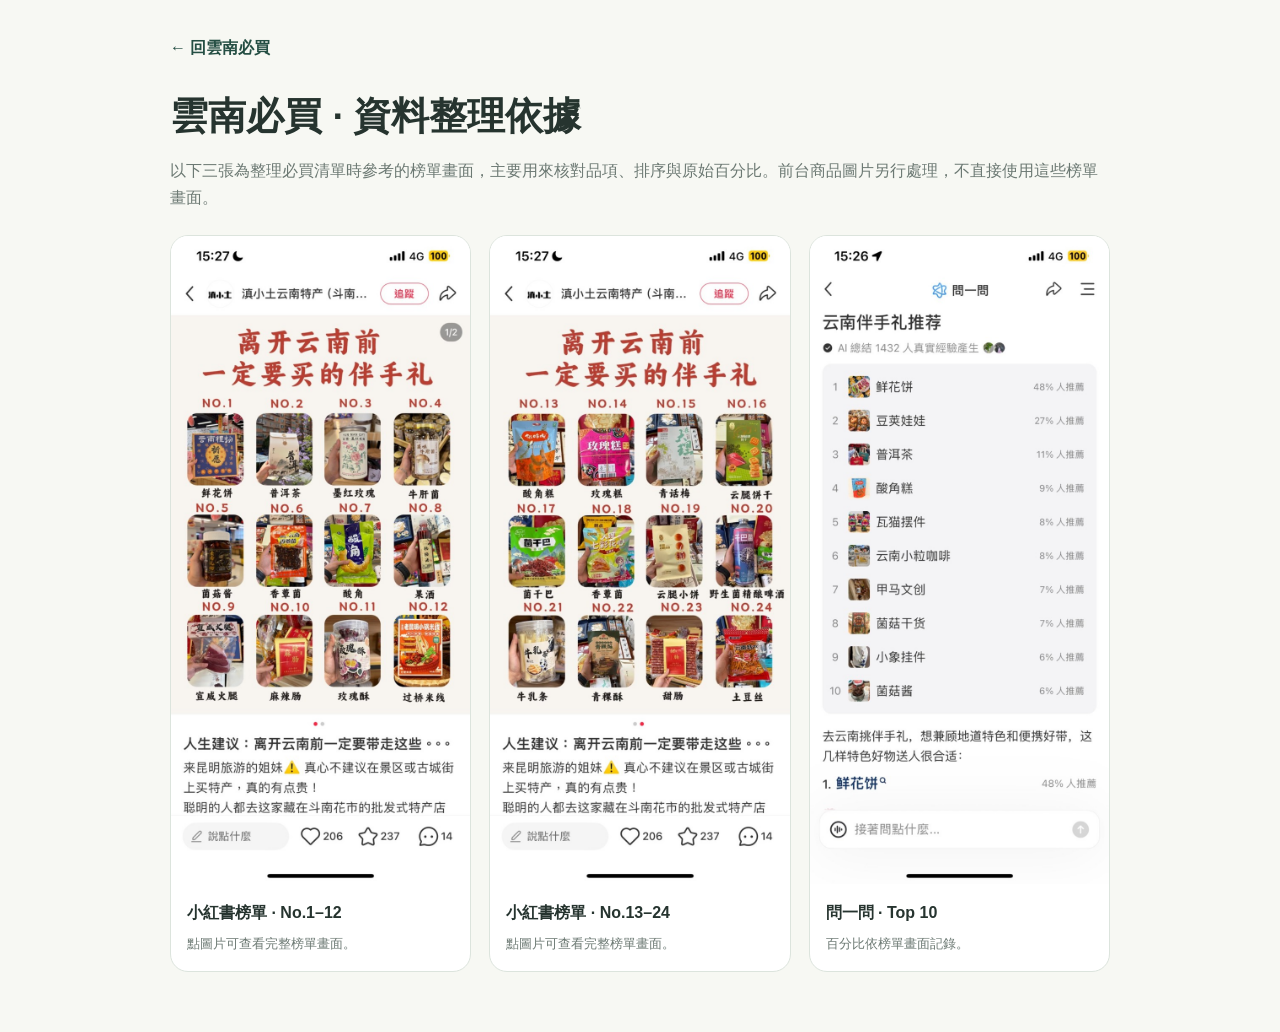
<file: docs/sources/reference/index.html>
<!doctype html>
<html lang="zh-Hant">
<head>
  <meta charset="utf-8">
  <meta name="viewport" content="width=device-width,initial-scale=1">
  <title>雲南必買 · 資料整理依據</title>
  <style>
    :root{color-scheme:light;--ink:#26342f;--muted:#6c7973;--line:#dce4dd;--bg:#f7f8f3;--green:#244e43}
    *{box-sizing:border-box}body{margin:0;background:var(--bg);color:var(--ink);font-family:"Noto Sans TC","PingFang TC","Microsoft JhengHei",sans-serif;line-height:1.7}
    main{max-width:980px;margin:auto;padding:34px 20px 60px}a{color:var(--green);text-underline-offset:4px}.back{display:inline-block;margin-bottom:24px;text-decoration:none;font-weight:650}
    h1{font-size:clamp(1.65rem,4vw,2.35rem);margin:0 0 8px}p{margin:0 0 24px;color:var(--muted)}
    .grid{display:grid;grid-template-columns:repeat(3,minmax(0,1fr));gap:18px}.card{background:#fff;border:1px solid var(--line);border-radius:18px;overflow:hidden}.card a{display:block}.card img{display:block;width:100%;height:auto}.copy{padding:15px 16px}.copy strong{display:block;margin-bottom:3px}.copy small{color:var(--muted)}
    @media(max-width:720px){.grid{grid-template-columns:1fr}main{padding-top:24px}.card img{max-height:none}}
  </style>
</head>
<body>
  <main>
    <a class="back" href="../../../index.html#shopping">← 回雲南必買</a>
    <h1>雲南必買 · 資料整理依據</h1>
    <p>以下三張為整理必買清單時參考的榜單畫面，主要用來核對品項、排序與原始百分比。前台商品圖片另行處理，不直接使用這些榜單畫面。</p>
    <div class="grid">
      <article class="card"><a href="souvenir-xhs-01.jpg" target="_blank" rel="noopener"><img src="souvenir-xhs-01.jpg" alt="小紅書伴手禮榜單 No.1–12"></a><div class="copy"><strong>小紅書榜單 · No.1–12</strong><small>點圖片可查看完整榜單畫面。</small></div></article>
      <article class="card"><a href="souvenir-xhs-02.jpg" target="_blank" rel="noopener"><img src="souvenir-xhs-02.jpg" alt="小紅書伴手禮榜單 No.13–24"></a><div class="copy"><strong>小紅書榜單 · No.13–24</strong><small>點圖片可查看完整榜單畫面。</small></div></article>
      <article class="card"><a href="souvenir-ai-top10.jpg" target="_blank" rel="noopener"><img src="souvenir-ai-top10.jpg" alt="問一問 Top 10 榜單"></a><div class="copy"><strong>問一問 · Top 10</strong><small>百分比依榜單畫面記錄。</small></div></article>
    </div>
  </main>
</body>
</html>
</file>
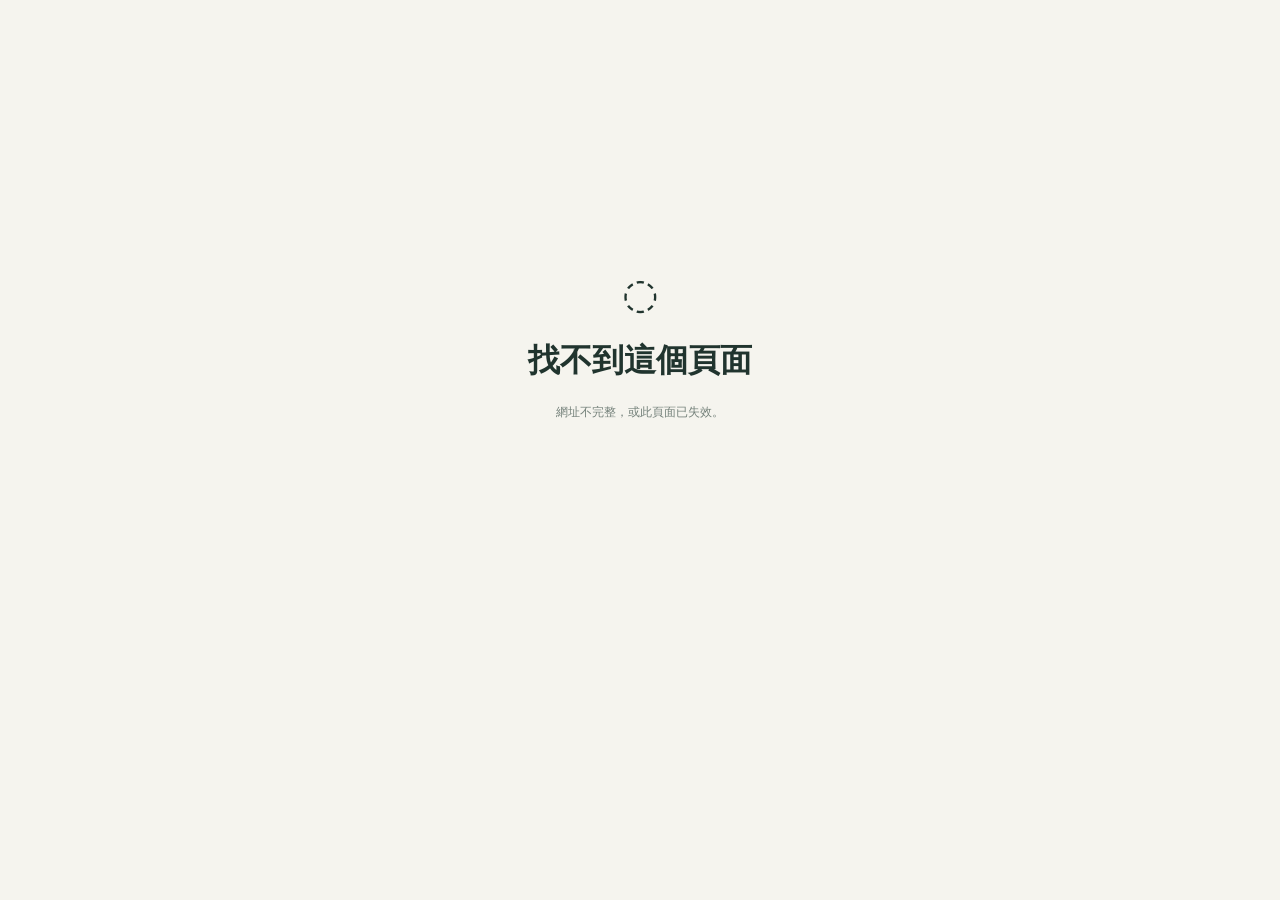
<file: owner-insights.html>
<!doctype html>
<html lang="zh-Hant">
<head>
  <meta charset="utf-8">
  <meta name="viewport" content="width=device-width, initial-scale=1, viewport-fit=cover">
  <meta name="robots" content="noindex,nofollow,noarchive,nosnippet,noimageindex">
  <meta name="referrer" content="no-referrer">
  <meta name="theme-color" content="#183e36">
  <title>雲南慢時光 · Owner Insights</title>
  <style>
    :root{color-scheme:light;--ink:#20342e;--muted:#74817a;--green:#183e36;--paper:#f5f4ee;--card:#fff;--line:#dfe5df;--gold:#a6782b;--warn:#845a23}
    *{box-sizing:border-box}html,body{margin:0;min-height:100%;font-family:-apple-system,BlinkMacSystemFont,"Noto Sans TC","PingFang TC","Microsoft JhengHei",sans-serif;color:var(--ink);background:var(--paper)}
    body{padding:0 18px 38px}.shell{max-width:1180px;margin:auto}.top{display:flex;align-items:center;justify-content:space-between;gap:18px;padding:24px 0 18px;border-bottom:1px solid var(--line)}
    .brand{display:flex;align-items:center;gap:12px}.mark{width:42px;height:42px;border-radius:13px;background:var(--green);display:grid;place-items:center;color:#fff;font-family:serif;font-size:24px}.eyebrow{display:block;font-size:11px;letter-spacing:.15em;color:var(--muted);margin-bottom:4px}.brand strong{font-size:18px}.pill{padding:7px 11px;border:1px solid var(--line);border-radius:999px;background:#fff;font-size:12px;color:var(--muted)}
    main{padding-top:30px}.hero{display:flex;justify-content:space-between;align-items:end;gap:24px;margin-bottom:20px}.hero h1{margin:0 0 8px;font-family:"Noto Serif TC","PMingLiU",serif;font-size:clamp(30px,5vw,50px);font-weight:600;letter-spacing:.02em}.hero p{margin:0;color:var(--muted);line-height:1.7}.actions{display:flex;gap:10px;flex-wrap:wrap}
    button,a.button{border:0;text-decoration:none;display:inline-flex;align-items:center;justify-content:center;min-height:44px;padding:10px 15px;border-radius:12px;font:inherit;font-weight:700;cursor:pointer}.primary{background:var(--green);color:#fff}.secondary{background:#fff;color:var(--ink);border:1px solid var(--line)!important}.grid{display:grid;grid-template-columns:1fr 1fr;gap:16px}.card{background:var(--card);border:1px solid var(--line);border-radius:18px;padding:20px;box-shadow:0 3px 16px #16392f08}.card h2,.card h3{margin:0 0 8px}.card p{color:var(--muted);line-height:1.7;margin:0 0 14px}.note{background:#fbf4e8;border-color:#ead8b8;color:var(--warn)}.note p{color:inherit}.setup{display:grid;gap:16px}.field{display:grid;gap:7px}.field label{font-size:13px;font-weight:700}.field input{width:100%;min-height:46px;border:1px solid #ccd6cf;border-radius:11px;padding:10px 12px;font:inherit;background:#fff;color:var(--ink)}.field small{color:var(--muted);line-height:1.5}.steps{margin:0;padding-left:20px;line-height:1.9;color:var(--muted)}code{background:#eef1ed;border-radius:6px;padding:2px 5px;font-size:.9em}.output{display:none}.output.visible{display:block}.output textarea{width:100%;min-height:280px;border:1px solid var(--line);border-radius:12px;padding:12px;font:12px/1.55 ui-monospace,SFMono-Regular,Menlo,Consolas,monospace;resize:vertical}.dashboard{display:none}.dashboard.visible{display:block}.frame-shell{height:min(78vh,900px);min-height:620px;border:1px solid var(--line);border-radius:18px;overflow:hidden;background:#fff}.frame-shell iframe{width:100%;height:100%;border:0;background:#fff}.privacy{display:grid;grid-template-columns:repeat(4,1fr);gap:12px;margin:18px 0}.privacy span{background:#fff;border:1px solid var(--line);border-radius:13px;padding:12px;text-align:center;font-size:12px;color:var(--muted)}.privacy b{display:block;color:var(--ink);font-size:15px;margin-bottom:3px}.lock{display:grid;place-items:center;min-height:78vh;text-align:center}.lock-card{max-width:500px}.lock-icon{font-size:42px;margin-bottom:14px}.hidden{display:none!important}.status{font-size:12px;color:var(--muted)}
    @media(max-width:760px){body{padding-inline:12px}.top{padding-top:18px}.pill{display:none}.hero{display:block}.hero .actions{margin-top:16px}.grid{grid-template-columns:1fr}.privacy{grid-template-columns:1fr 1fr}.frame-shell{height:74vh;min-height:520px}.card{padding:16px}}
  </style>
</head>
<body>
  <div id="locked" class="lock">
    <div class="lock-card"><div class="lock-icon">◌</div><h1>找不到這個頁面</h1><p class="status">網址不完整，或此頁面已失效。</p></div>
  </div>
  <div id="app" class="shell hidden">
    <header class="top"><div class="brand"><span class="mark">雲</span><div><span class="eyebrow">OWNER ONLY</span><strong>雲南慢時光 · Insights</strong></div></div><span class="pill">不出現在一般網站導覽</span></header>
    <main>
      <div class="hero"><div><span class="eyebrow">PRIVATE ANALYTICS</span><h1>旅程網站觀看統計</h1><p>以匿名瀏覽器代碼串連多次造訪，再看來源、裝置與站內互動。這個管理頁本身不載入追蹤碼。</p></div><div class="actions"><a class="button secondary" href="./index.html">回旅程網站</a><a id="open-dashboard" class="button primary hidden" target="_blank" rel="noopener noreferrer">開啟完整統計 ↗</a></div></div>
      <div class="privacy"><span><b>匿名代碼</b>每個瀏覽器自動一組 V-ID</span><span><b>無 Cookie</b>不做跨站追蹤</span><span><b>不記輸入內容</b>表單／備註不送出</span><span><b>不記精確定位</b>只用統計服務的概略地區</span></div>

      <section id="dashboard" class="dashboard"><article class="card" style="margin-bottom:16px"><span class="eyebrow">DISTINCT ID</span><h3>怎麼看「同一個匿名訪客」</h3><p>網站第一次在某個瀏覽器開啟時，會在該瀏覽器本機產生一組 <code>V-XXXX-XXXX-XXXX-XXXX-XXXX</code>，並交給 Umami Distinct ID。到 Umami 的 <b>Sessions</b> 可查看該匿名 ID 的各次 Session 與活動時間線；換瀏覽器、清除網站資料或無痕模式可能產生新的 ID。</p></article>
        <div class="frame-shell"><iframe id="stats-frame" title="雲南慢時光網站統計" loading="eager" referrerpolicy="no-referrer"></iframe></div>
        <p class="status" style="margin-top:10px">若瀏覽器阻擋內嵌頁面，請使用右上角「開啟完整統計」。</p>
      </section>

      <section id="setup" class="setup hidden">
        <div class="grid">
          <article class="card"><span class="eyebrow">ONE-TIME SETUP</span><h2>第一次只要綁定一次</h2><ol class="steps"><li>到 Umami Cloud 建立網站，Hostname 填你的 GitHub Pages 網域。</li><li>複製該網站的 <b>Website ID</b>。</li><li>在網站設定建立 <b>Share URL</b>，只開你想看的 Overview / Events / Sessions 等頁面。</li><li>把兩個值貼到右邊，產生新的 <code>analytics-config.json</code>。</li><li>把它覆蓋 GitHub 裡的 <code>data/analytics-config.json</code>。完成後，之後照常只更新 GitHub。</li></ol><div class="actions" style="margin-top:14px"><a class="button secondary" href="https://cloud.umami.is/" target="_blank" rel="noopener noreferrer">開啟 Umami Cloud ↗</a><a class="button secondary" href="https://docs.umami.is/docs/enable-share-url" target="_blank" rel="noopener noreferrer">Share URL 說明 ↗</a></div></article>
          <article class="card"><span class="eyebrow">BIND ANALYTICS</span><h2>貼上兩個值</h2><div class="field"><label for="website-id">Website ID</label><input id="website-id" autocomplete="off" spellcheck="false" placeholder="xxxxxxxx-xxxx-xxxx-xxxx-xxxxxxxxxxxx"><small>這個 ID 會放在公開網站追蹤碼裡，本來就不是密碼。</small></div><div class="field" style="margin-top:14px"><label for="share-url">Share URL</label><input id="share-url" type="url" autocomplete="off" spellcheck="false" placeholder="https://.../share/..."><small>Share URL 會先用你這個秘密網址中的金鑰加密，再寫入設定檔；公開 repo 不會直接看到明文連結。</small></div><div class="actions" style="margin-top:16px"><button id="make-config" class="primary" type="button">產生設定檔</button></div><p id="setup-status" class="status" style="margin-top:10px"></p></article>
        </div>
        <article id="output" class="card output"><span class="eyebrow">GENERATED CONFIG</span><h3>新的 data/analytics-config.json</h3><p>下載後覆蓋 GitHub 中同名檔案。它包含公開 Website ID、加密後的 Share URL，以及匿名瀏覽器 ID 設定；不包含任何旅客姓名。</p><textarea id="config-output" readonly></textarea><div class="actions"><button id="download-config" class="primary" type="button">下載 analytics-config.json</button><button id="copy-config" class="secondary" type="button">複製 JSON</button></div></article>
        <article class="card note"><h3>關於「只有我知道的連結」</h3><p>這頁沒有任何主網站入口，而且必須帶正確的網址片段才會解鎖；秘密片段不會送到 GitHub Pages 伺服器。若你的 GitHub repo 是公開的，別人仍可能看到 <code>owner-insights.html</code> 這個檔名，但看不到秘密片段，也無法從設定檔直接取得加密後的 Share URL。真正需要帳號級權限時，仍以 Umami 私人登入為準。</p></article>
      </section>
    </main>
  </div>
<script>
(() => {
  'use strict';
  const EXPECTED_TOKEN_HASH='191b8170384ed51670c5897dbabc5ec75ae46518906861530378cddd8f8e18b6';
  const CONFIG_URL='data/analytics-config.json';
  const $=s=>document.querySelector(s);
  const enc=new TextEncoder(),dec=new TextDecoder();
  const b64=bytes=>btoa(String.fromCharCode(...new Uint8Array(bytes)));
  const unb64=text=>Uint8Array.from(atob(text),c=>c.charCodeAt(0));
  const hex=bytes=>Array.from(new Uint8Array(bytes),b=>b.toString(16).padStart(2,'0')).join('');
  const token=decodeURIComponent(location.hash.slice(1));
  let generatedConfig=null;

  async function tokenValid(){if(!token)return false;return hex(await crypto.subtle.digest('SHA-256',enc.encode(token)))===EXPECTED_TOKEN_HASH;}
  async function deriveKey(salt,iterations){const base=await crypto.subtle.importKey('raw',enc.encode(token),'PBKDF2',false,['deriveKey']);return crypto.subtle.deriveKey({name:'PBKDF2',salt,iterations,hash:'SHA-256'},base,{name:'AES-GCM',length:256},false,['encrypt','decrypt']);}
  async function encryptShareUrl(url,iterations=180000){const salt=crypto.getRandomValues(new Uint8Array(16)),iv=crypto.getRandomValues(new Uint8Array(12)),key=await deriveKey(salt,iterations),cipher=await crypto.subtle.encrypt({name:'AES-GCM',iv},key,enc.encode(url));return {algorithm:'AES-GCM+PBKDF2-SHA256',iterations,salt:b64(salt),iv:b64(iv),ciphertext:b64(cipher)};}
  async function decryptShareUrl(box){const salt=unb64(box.salt),iv=unb64(box.iv),key=await deriveKey(salt,Number(box.iterations)||180000),plain=await crypto.subtle.decrypt({name:'AES-GCM',iv},key,unb64(box.ciphertext));return dec.decode(plain);}
  function validId(value){return /^[0-9a-f]{8}-[0-9a-f-]{27,}$/i.test(value);}
  function validShare(value){try{const u=new URL(value);return u.protocol==='https:'&&/\/share\//.test(u.pathname);}catch{return false;}}
  async function loadConfig(){try{const r=await fetch(CONFIG_URL,{cache:'no-store'});return r.ok?await r.json():null;}catch{return null;}}
  function showSetup(){ $('#dashboard').classList.remove('visible');$('#setup').classList.remove('hidden'); }
  async function showDashboard(config){
    try{
      const share=await decryptShareUrl(config.ownerDashboard||{});
      if(!validShare(share))throw new Error('invalid share url');
      $('#stats-frame').src=share;
      $('#open-dashboard').href=share;
      $('#open-dashboard').classList.remove('hidden');
      $('#dashboard').classList.add('visible');
      $('#setup').classList.add('hidden');
    }catch{showSetup();$('#setup-status').textContent='已偵測到設定，但無法用目前秘密網址解密 Share URL。請重新產生設定檔。';}
  }
  async function init(){
    if(!(await tokenValid()))return;
    $('#locked').classList.add('hidden');$('#app').classList.remove('hidden');
    const config=await loadConfig();
    const box=config?.ownerDashboard||{};
    if(config?.enabled&&validId(String(config.websiteId||''))&&box.salt&&box.iv&&box.ciphertext)await showDashboard(config);else showSetup();
  }
  $('#make-config').addEventListener('click',async()=>{
    const id=$('#website-id').value.trim(),share=$('#share-url').value.trim(),status=$('#setup-status');
    if(!validId(id)){status.textContent='Website ID 格式看起來不正確。';return;}
    if(!validShare(share)){status.textContent='Share URL 格式看起來不正確，請貼 Umami 產生的 https://.../share/... 連結。';return;}
    status.textContent='正在加密 Share URL…';
    try{
      const ownerDashboard=await encryptShareUrl(share);
      generatedConfig={schemaVersion:'v1',provider:'umami',enabled:true,scriptUrl:'https://cloud.umami.is/script.js',websiteId:id,privacy:{excludeSearch:true,excludeHash:true,respectDoNotTrack:true},ownerDashboard,anonymousVisitorId:{enabled:true,storageKey:'yunnan-anonymous-visitor-v1',format:'V-XXXX-XXXX-XXXX-XXXX-XXXX'}};
      const text=JSON.stringify(generatedConfig,null,2)+'\n';
      $('#config-output').value=text;$('#output').classList.add('visible');status.textContent='完成。下載後覆蓋 data/analytics-config.json。';$('#output').scrollIntoView({behavior:'smooth',block:'start'});
    }catch(error){console.error(error);status.textContent='瀏覽器無法產生加密設定。請改用最新版 Safari / Chrome / Edge。';}
  });
  $('#download-config').addEventListener('click',()=>{if(!generatedConfig)return;const blob=new Blob([JSON.stringify(generatedConfig,null,2)+'\n'],{type:'application/json'}),url=URL.createObjectURL(blob),a=document.createElement('a');a.href=url;a.download='analytics-config.json';a.click();setTimeout(()=>URL.revokeObjectURL(url),1000);});
  $('#copy-config').addEventListener('click',async()=>{try{await navigator.clipboard.writeText($('#config-output').value);$('#setup-status').textContent='已複製 JSON。';}catch{$('#config-output').select();document.execCommand('copy');}});
  init();
})();
</script>
</body>
</html>
</file>
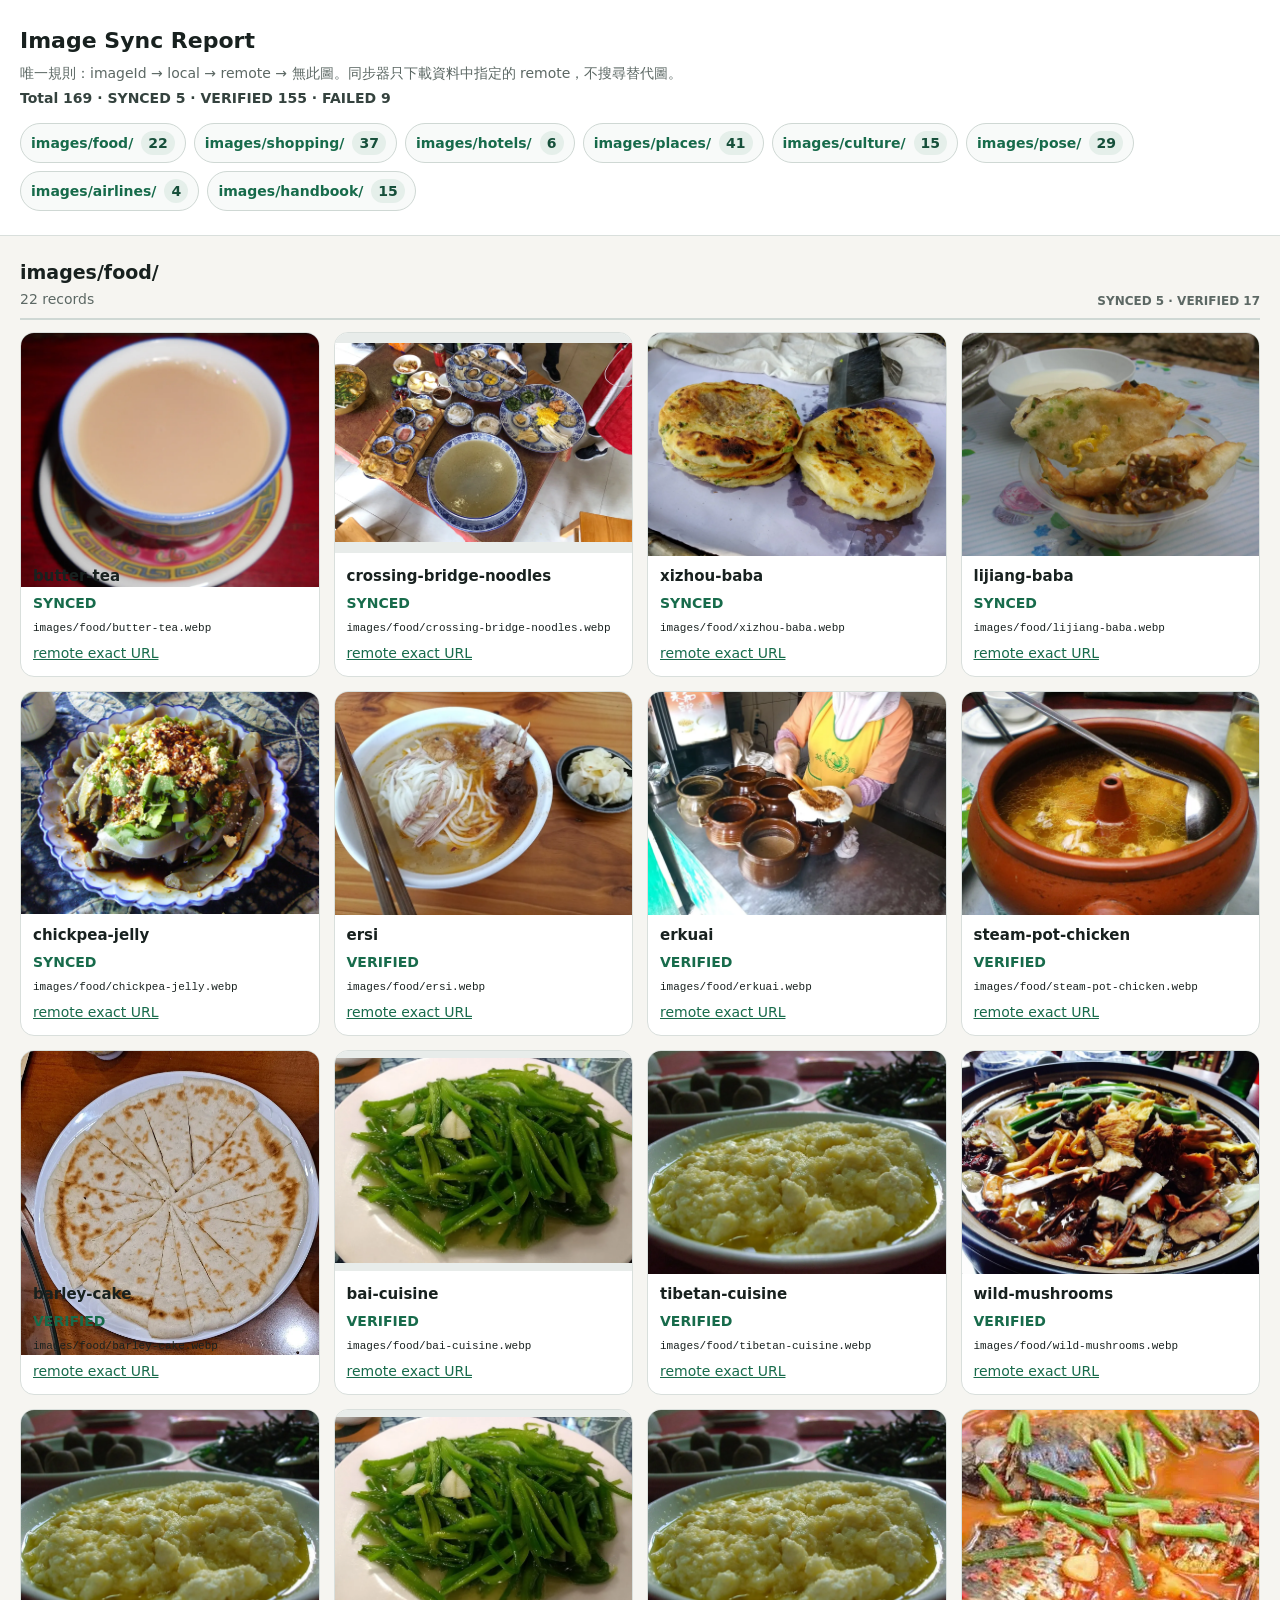
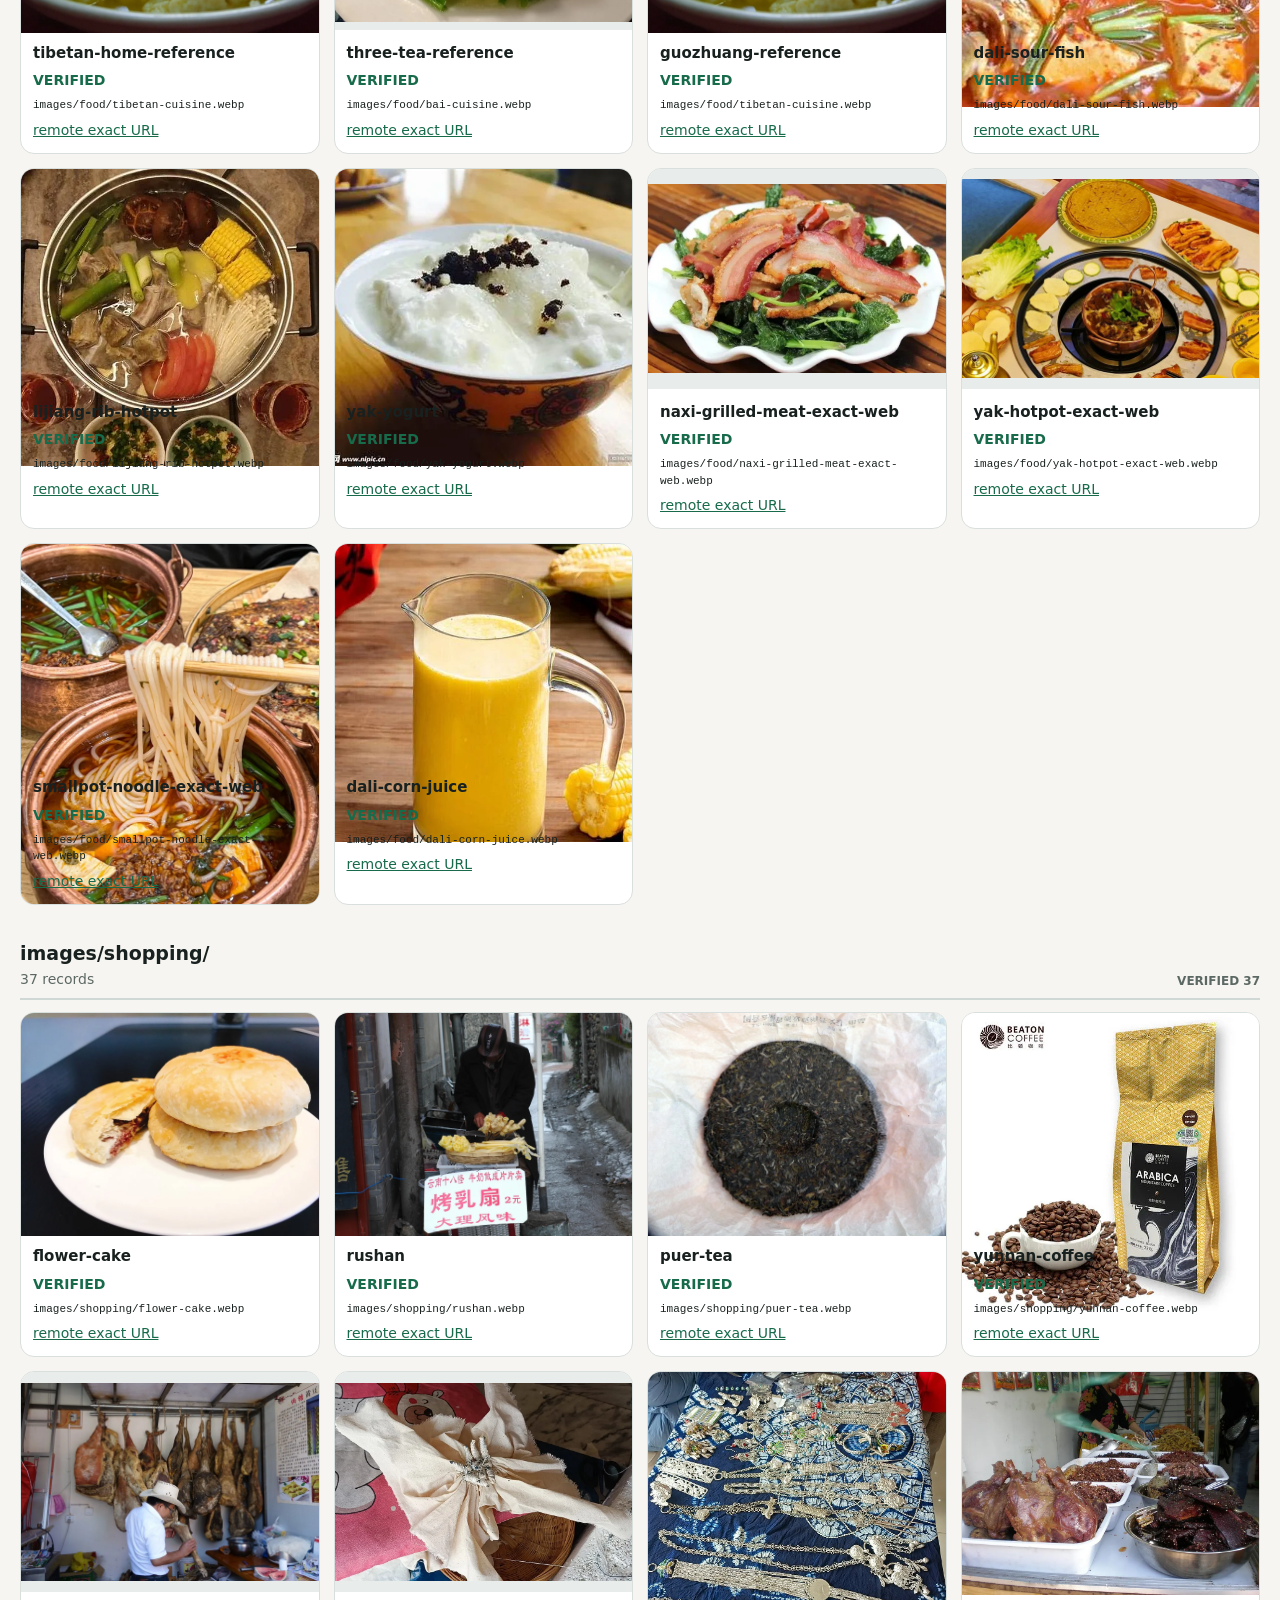
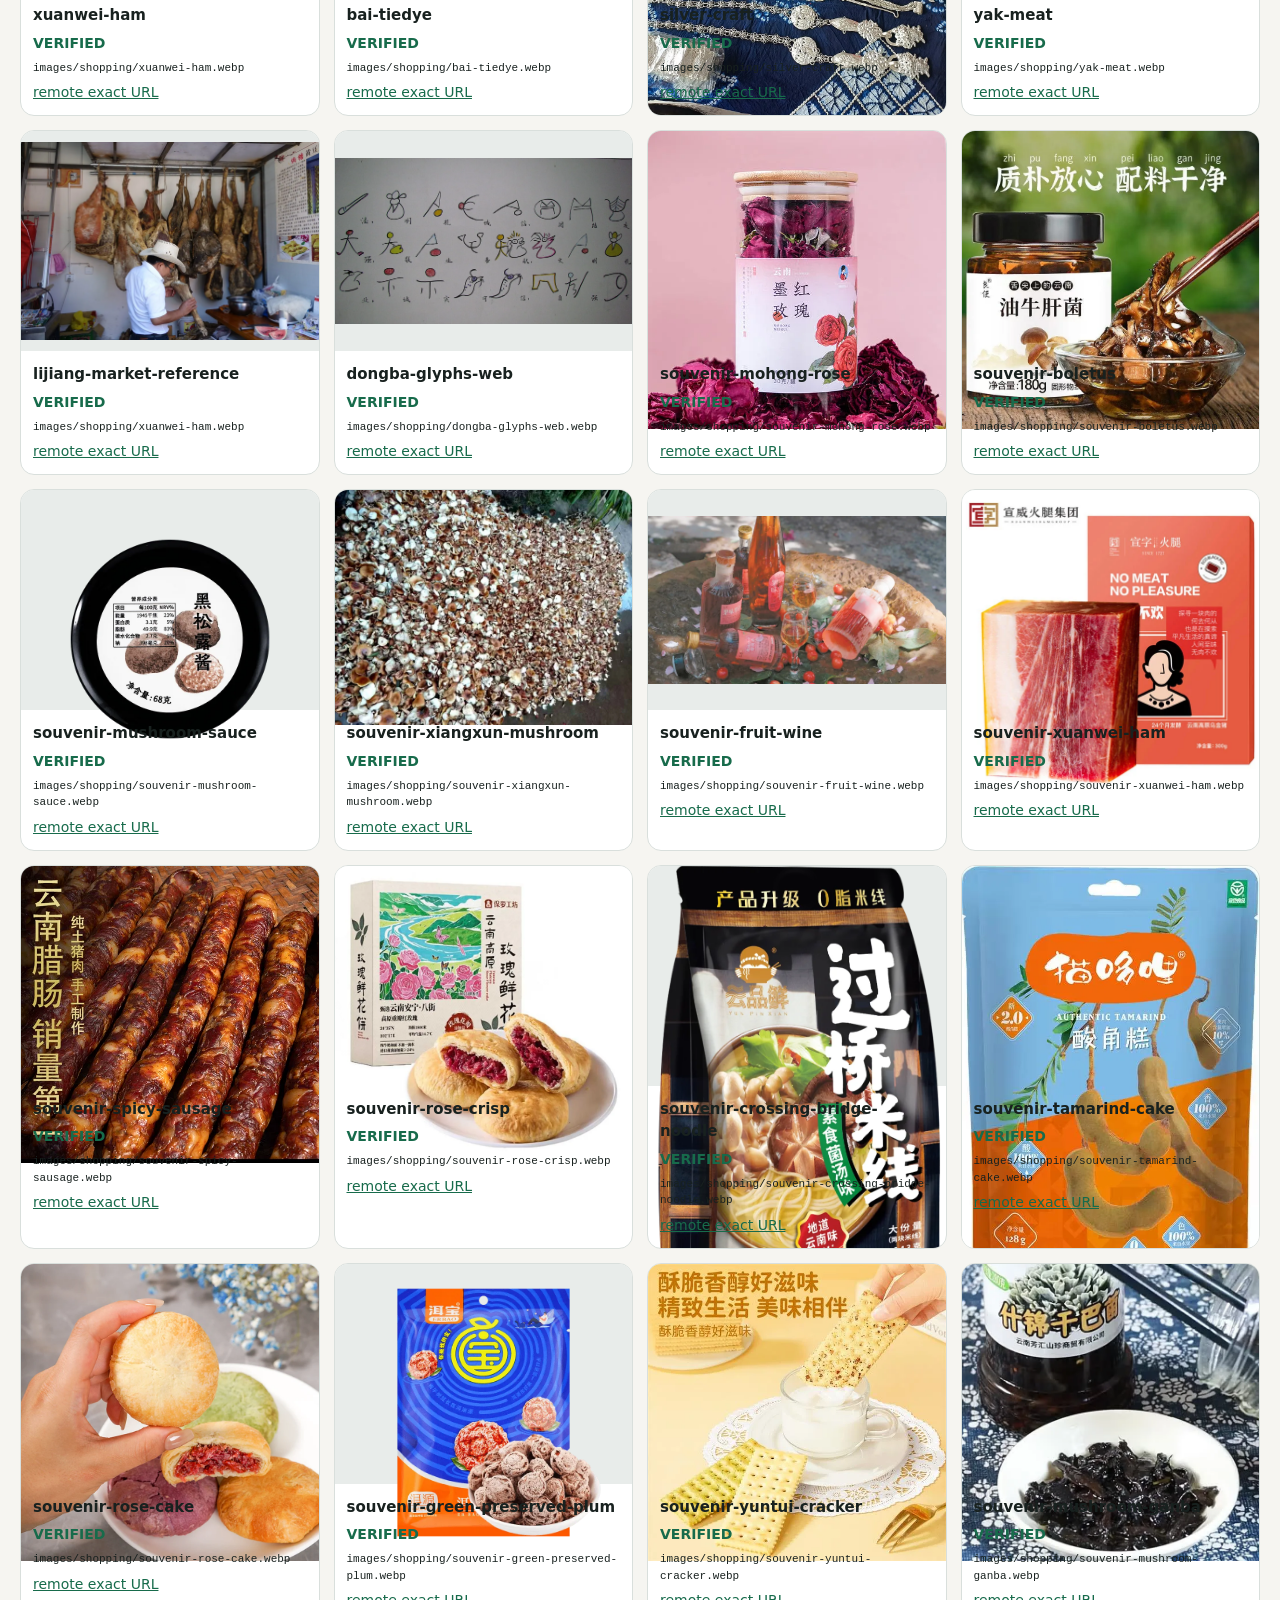
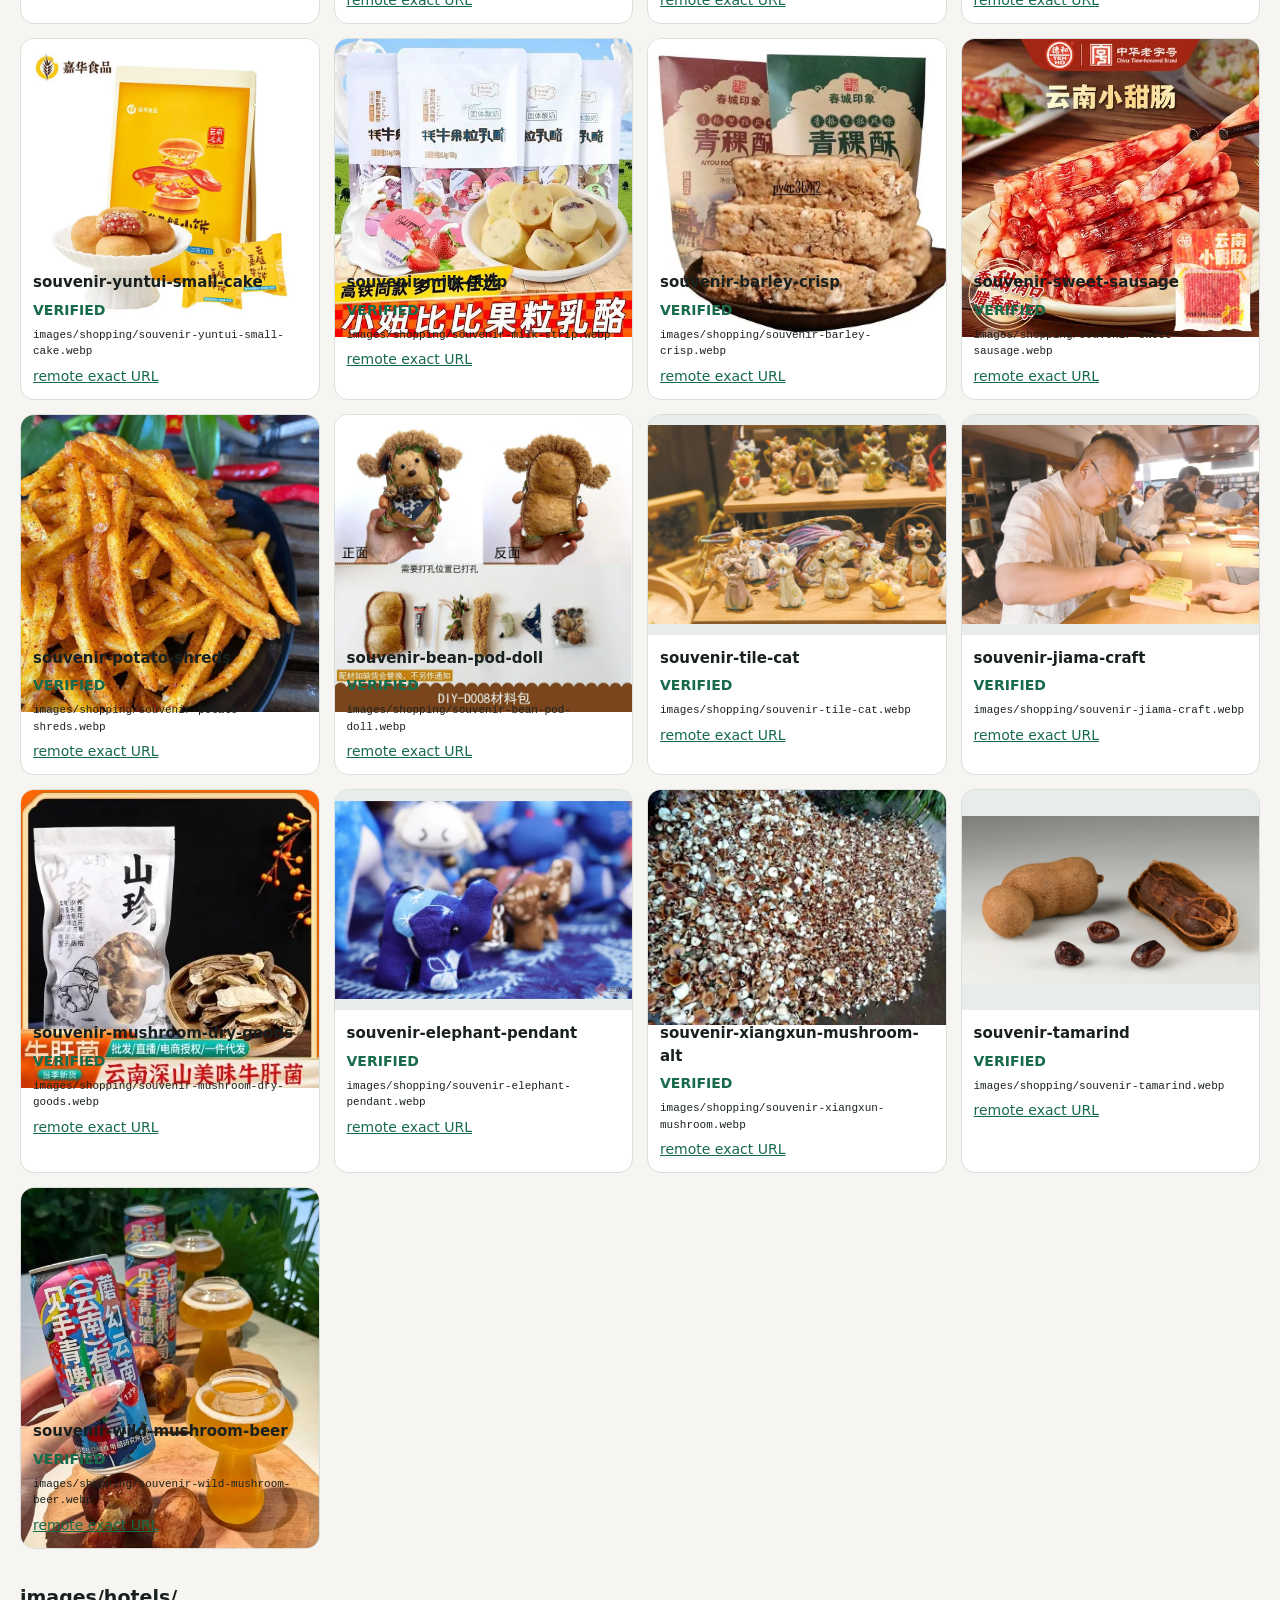
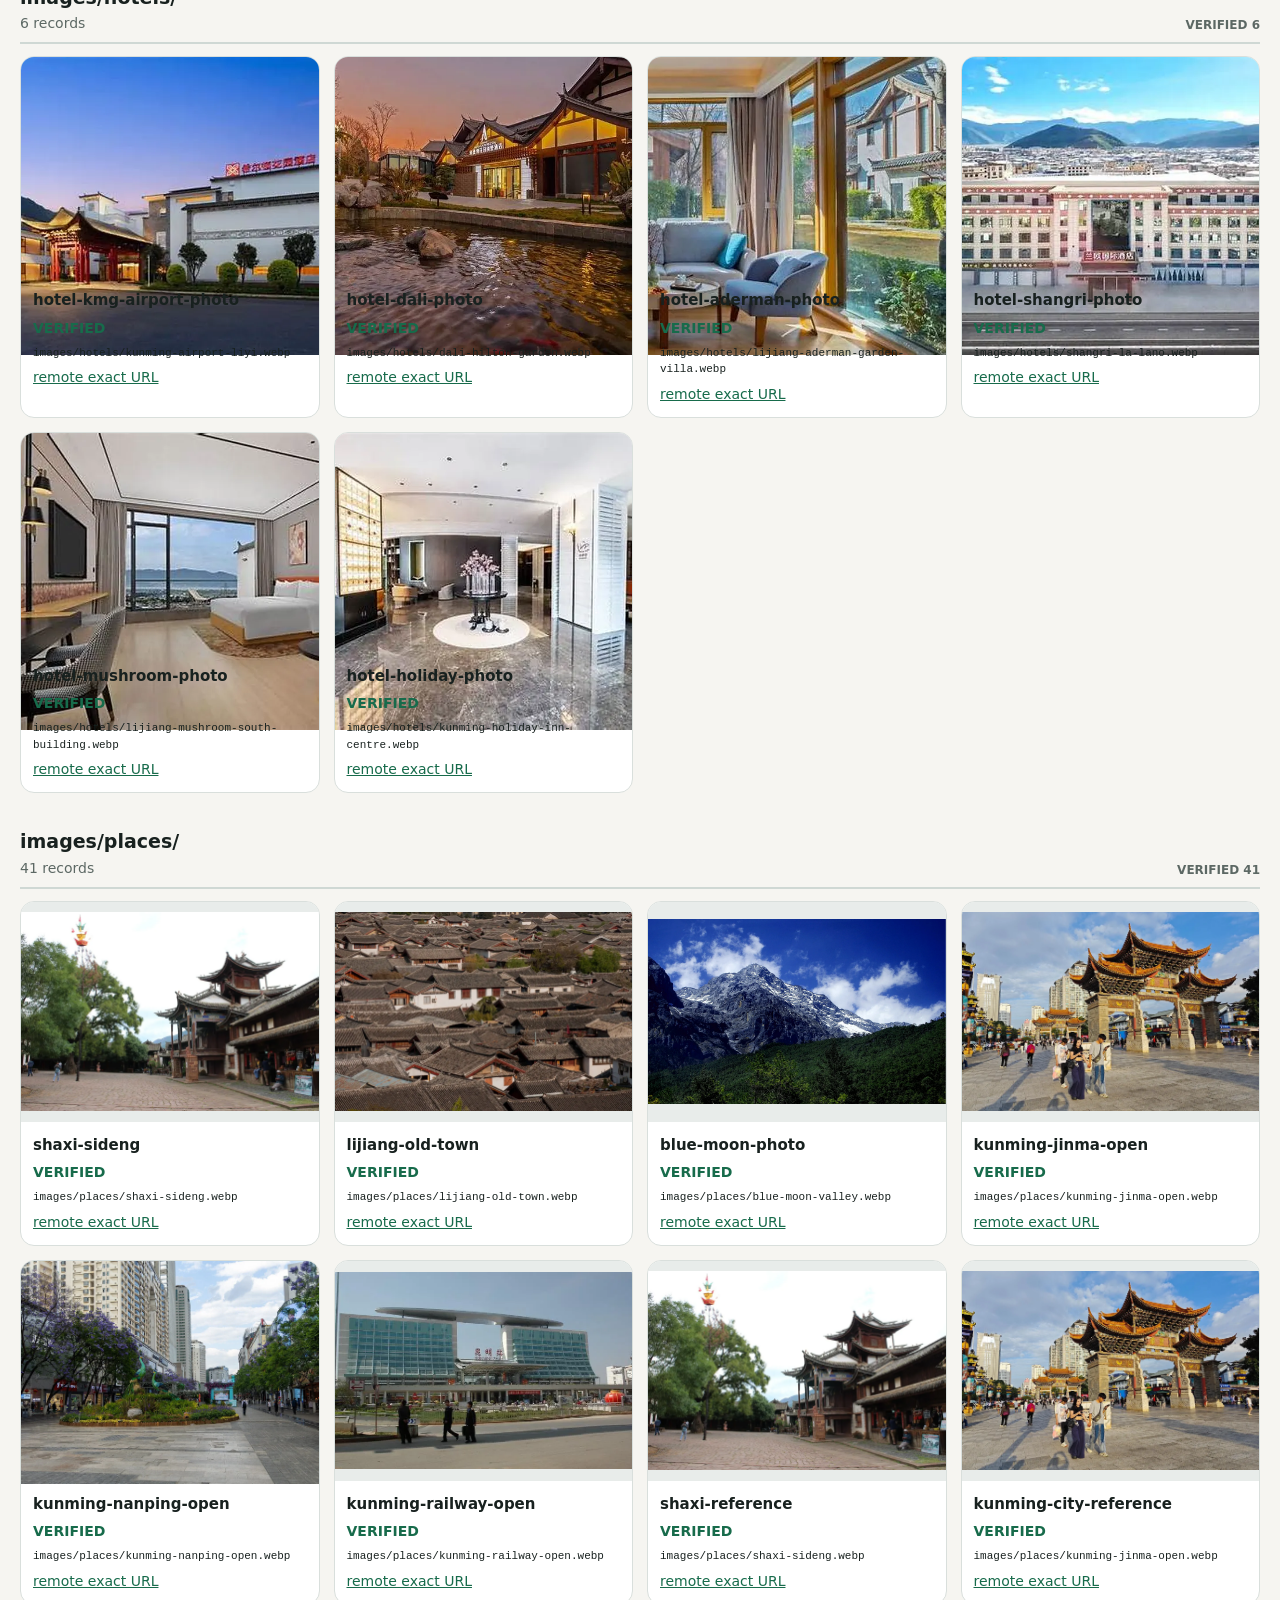
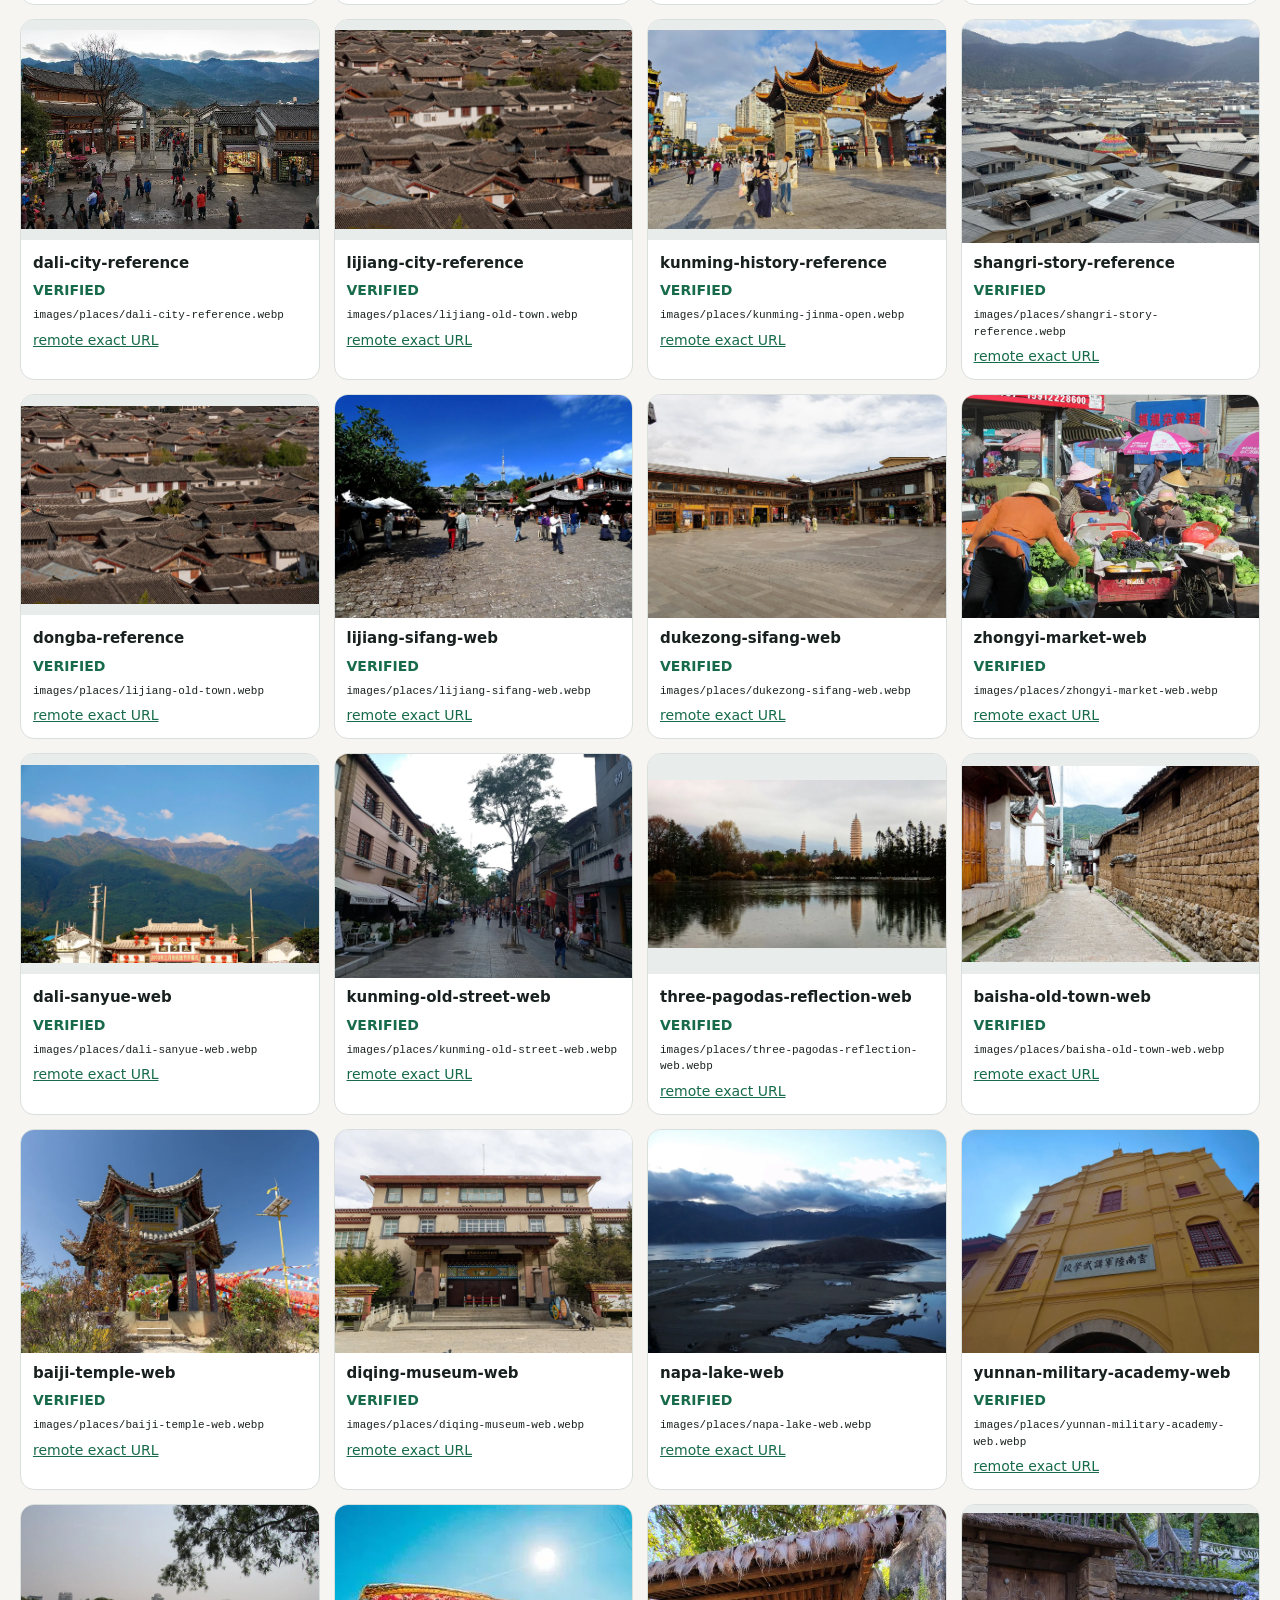
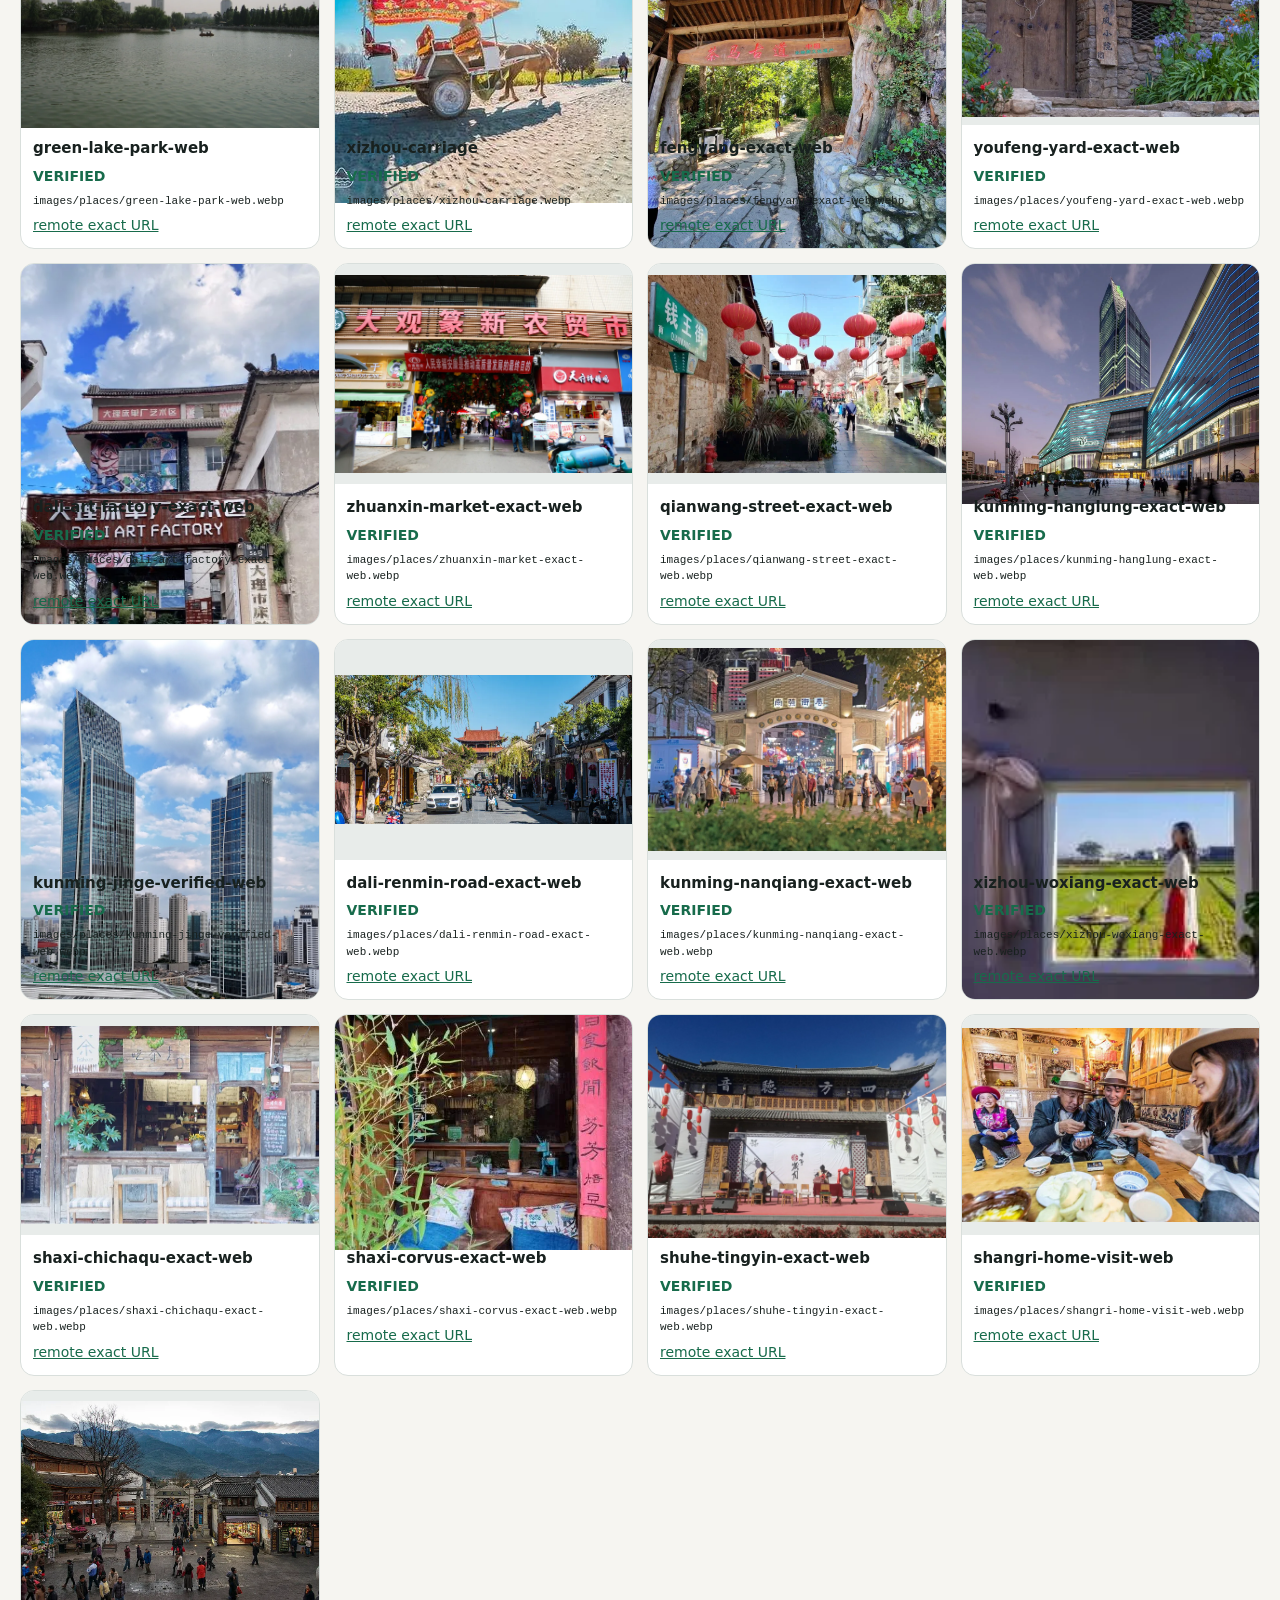
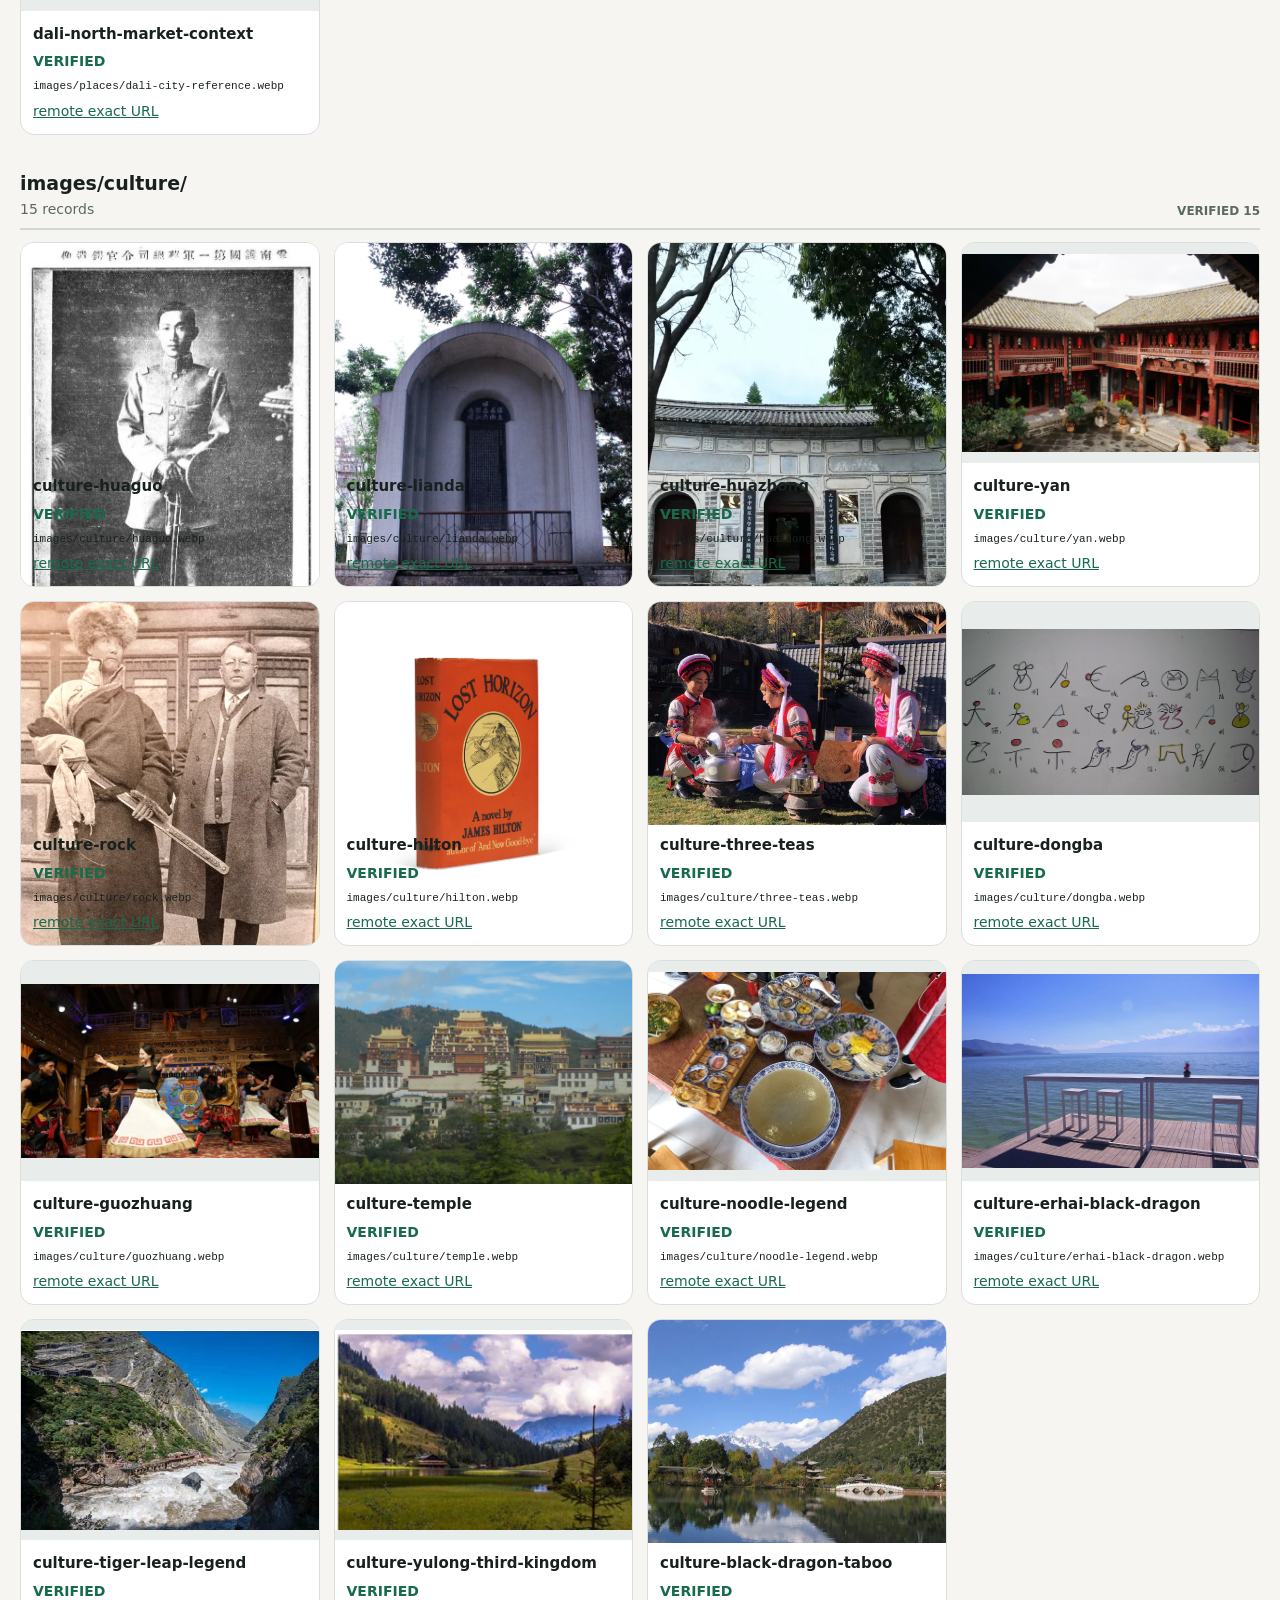
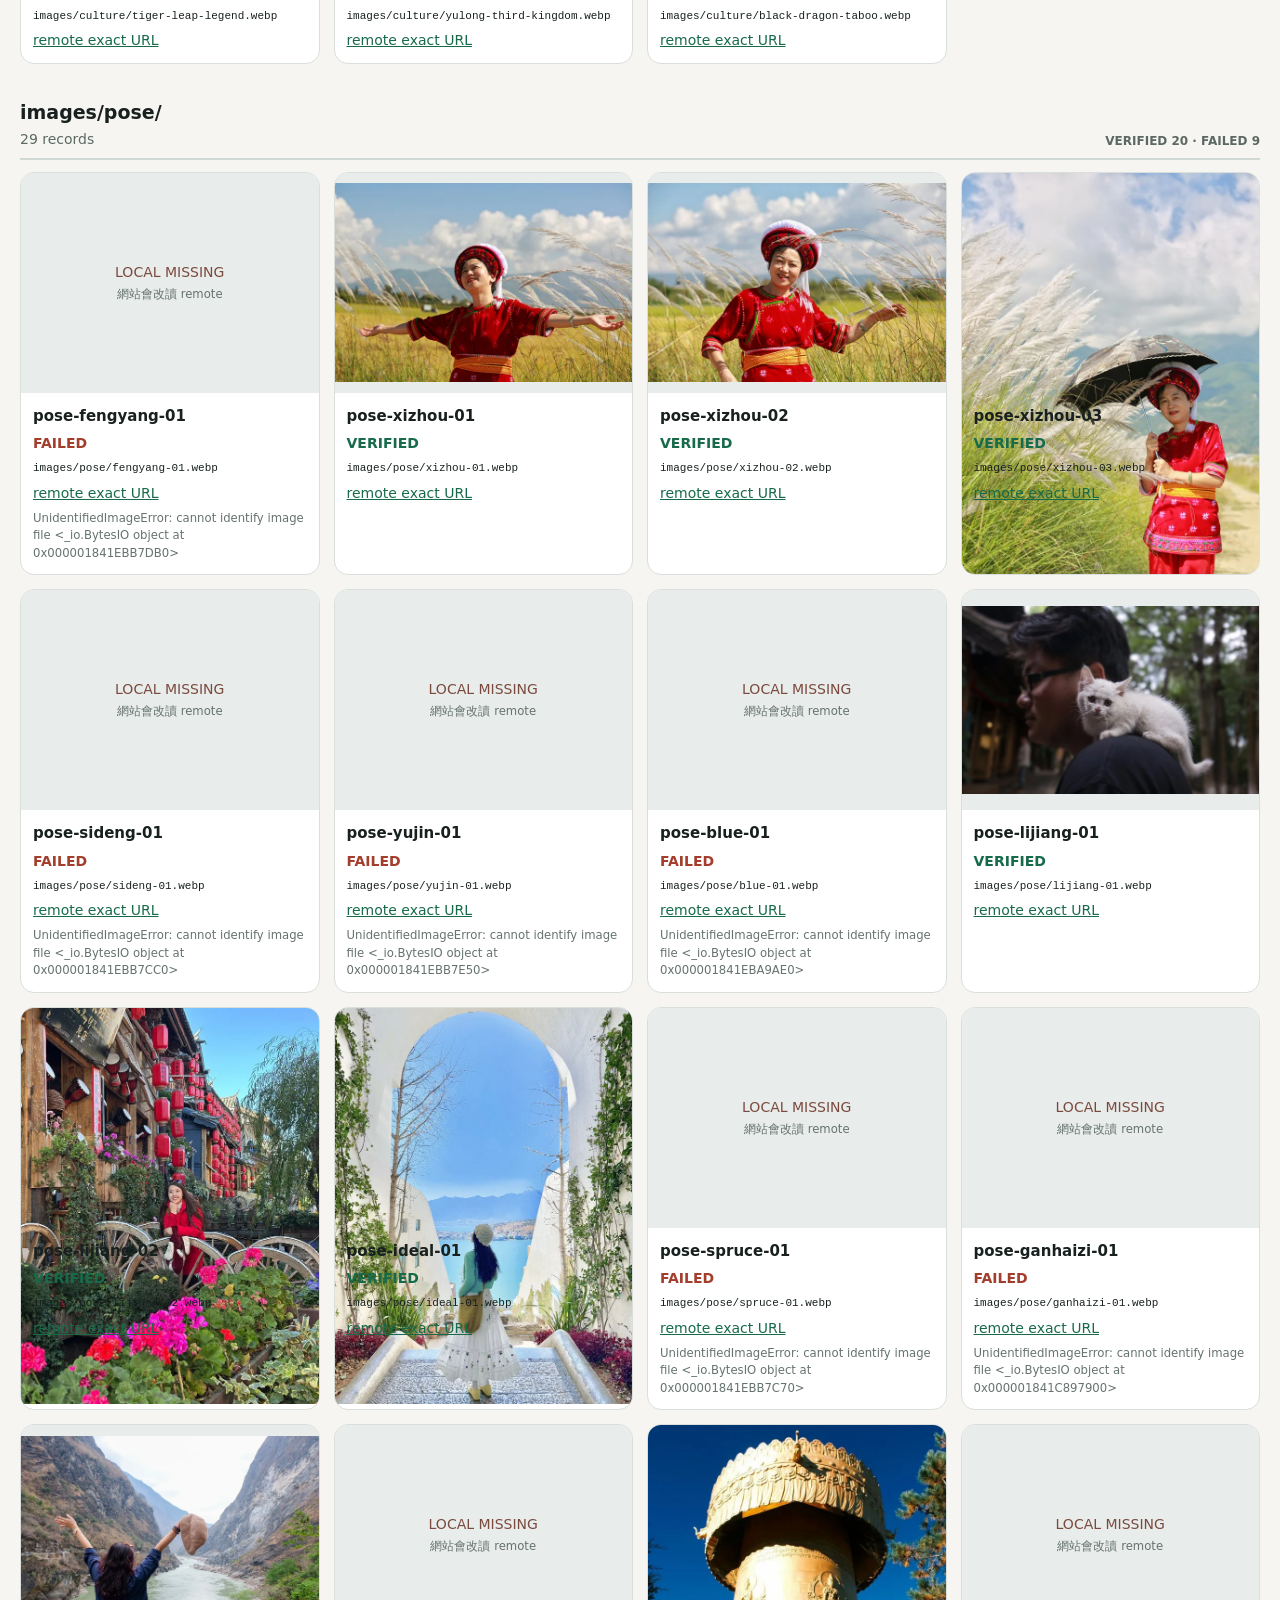
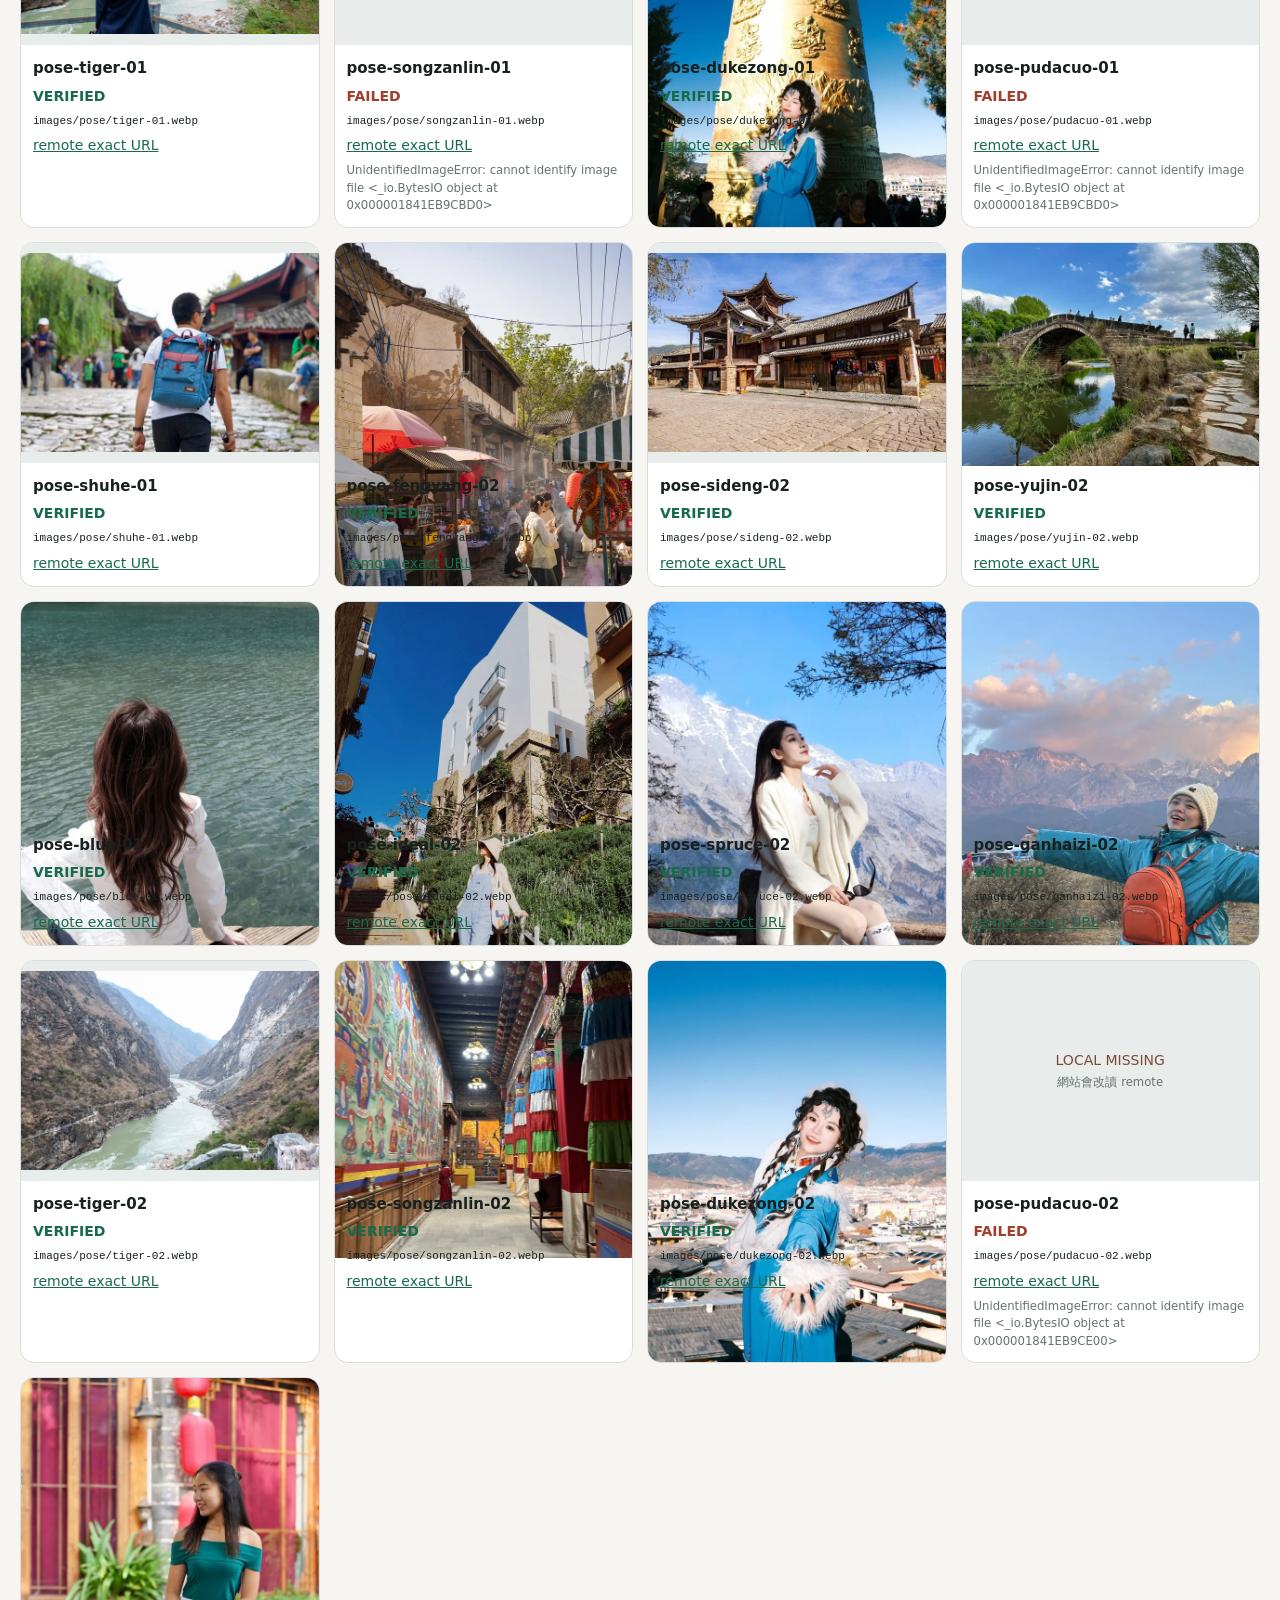
<file: docs/IMAGE_SYNC_REPORT.html>
<!doctype html>
<html lang="zh-Hant">
<meta charset="utf-8">
<meta name="viewport" content="width=device-width,initial-scale=1">
<title>Image Sync Report</title>
<style>
:root{color-scheme:light dark}*{box-sizing:border-box}html{scroll-behavior:smooth}body{font:14px/1.5 system-ui,-apple-system,BlinkMacSystemFont,"Segoe UI",sans-serif;margin:0;background:#f6f5f1;color:#18211f}header{padding:24px max(20px,calc((100vw - 1500px)/2));background:#fff;border-bottom:1px solid #d9dfdc;position:sticky;top:0;z-index:10}h1{font-size:22px;margin:0 0 6px}header p{color:#5c6864;margin:4px 0}.overall{font-weight:700;color:#34423e}.folder-nav{display:flex;gap:8px;flex-wrap:wrap;margin-top:14px}.folder-link{display:inline-flex;align-items:center;gap:8px;padding:7px 10px;border:1px solid #cfd8d4;border-radius:999px;background:#f8faf9;color:#176b4b;text-decoration:none}.folder-link span{display:inline-grid;place-items:center;min-width:24px;height:24px;padding:0 7px;border-radius:999px;background:#e5efea;color:#164f3a;font-weight:800}.report{max-width:1500px;margin:0 auto;padding:22px 20px 48px}.folder-section{scroll-margin-top:190px;margin:0 0 34px}.folder-head{display:flex;align-items:end;justify-content:space-between;gap:16px;margin:0 0 12px;padding-bottom:8px;border-bottom:2px solid #cfd8d4}.folder-head h2{font-size:19px;margin:0}.folder-head p{margin:2px 0 0;color:#5c6864}.folder-stats{font-size:12px;font-weight:700;color:#5c6864;text-align:right}.cards{display:grid;grid-template-columns:repeat(auto-fill,minmax(280px,1fr));gap:14px}article{background:#fff;border:1px solid #d9dfdc;border-radius:14px;overflow:hidden}.preview{height:220px;display:grid;place-items:center;background:#e8ecea}.preview img{width:100%;height:100%;object-fit:contain}.missing{text-align:center;color:#7b4a3f}.copy{padding:12px;display:grid;gap:6px}.copy b{font-size:15px}.copy span{font-weight:700}.ok{color:#176b4b}.bad{color:#a33d2c}code{font-size:11px;overflow-wrap:anywhere}a{color:#176b4b;overflow-wrap:anywhere}small{color:#66736f}
@media(prefers-color-scheme:dark){body{background:#111715;color:#e5ece9}header,article{background:#18201d;border-color:#34413c}.folder-link{background:#1d2824;border-color:#3c4a45;color:#8ed9b8}.folder-link span{background:#263831;color:#b9efd8}.preview{background:#202a26}.folder-head{border-color:#34413c}.overall,.folder-stats,.folder-head p,header p,small{color:#aab8b2}}
</style>
<body>
<header>
<h1>Image Sync Report</h1>
<p>唯一規則：imageId → local → remote → 無此圖。同步器只下載資料中指定的 remote，不搜尋替代圖。</p>
<p class="overall">Total 169 · SYNCED 5 · VERIFIED 155 · FAILED 9</p>
<nav class="folder-nav"><a class="folder-link" href="#folder-food"><b>images/food/</b><span>22</span></a><a class="folder-link" href="#folder-shopping"><b>images/shopping/</b><span>37</span></a><a class="folder-link" href="#folder-hotels"><b>images/hotels/</b><span>6</span></a><a class="folder-link" href="#folder-places"><b>images/places/</b><span>41</span></a><a class="folder-link" href="#folder-culture"><b>images/culture/</b><span>15</span></a><a class="folder-link" href="#folder-pose"><b>images/pose/</b><span>29</span></a><a class="folder-link" href="#folder-airlines"><b>images/airlines/</b><span>4</span></a><a class="folder-link" href="#folder-handbook"><b>images/handbook/</b><span>15</span></a></nav>
</header>
<main class="report"><section class="folder-section" id="folder-food"><div class="folder-head"><div><h2>images/food/</h2><p>22 records</p></div><div class="folder-stats">SYNCED 5 · VERIFIED 17</div></div><div class="cards"><article><div class="preview"><img src="../images/food/butter-tea.webp" alt="butter-tea"></div><div class="copy"><b>butter-tea</b><span class="ok">SYNCED</span><code>images/food/butter-tea.webp</code><a href="https://commons.wikimedia.org/wiki/Special:Redirect/file/Butter_tea_20120622.jpg">remote exact URL</a></div></article><article><div class="preview"><img src="../images/food/crossing-bridge-noodles.webp" alt="crossing-bridge-noodles"></div><div class="copy"><b>crossing-bridge-noodles</b><span class="ok">SYNCED</span><code>images/food/crossing-bridge-noodles.webp</code><a href="https://commons.wikimedia.org/wiki/Special:Redirect/file/Crossing_the_Bridge_Rice_Noodles_full_ingredients_in_Mengzi_(20200126132053).jpg">remote exact URL</a></div></article><article><div class="preview"><img src="../images/food/xizhou-baba.webp" alt="xizhou-baba"></div><div class="copy"><b>xizhou-baba</b><span class="ok">SYNCED</span><code>images/food/xizhou-baba.webp</code><a href="https://commons.wikimedia.org/wiki/Special:Redirect/file/Xizhou_baba.jpg">remote exact URL</a></div></article><article><div class="preview"><img src="../images/food/lijiang-baba.webp" alt="lijiang-baba"></div><div class="copy"><b>lijiang-baba</b><span class="ok">SYNCED</span><code>images/food/lijiang-baba.webp</code><a href="https://commons.wikimedia.org/wiki/Special:Redirect/file/%E4%B8%BD%E6%B1%9F%E7%B2%91%E7%B2%91_Lijiang_Ba_Ba_Bread_with_spring_onion_and_egg_-_street_vendor_CNY4.jpg">remote exact URL</a></div></article><article><div class="preview"><img src="../images/food/chickpea-jelly.webp" alt="chickpea-jelly"></div><div class="copy"><b>chickpea-jelly</b><span class="ok">SYNCED</span><code>images/food/chickpea-jelly.webp</code><a href="https://commons.wikimedia.org/wiki/Special:Redirect/file/%E4%B8%BD%E6%B1%9F%E9%B8%A1%E8%B1%8C%E8%B1%86%E5%87%89%E7%B2%89_-_Chicken_pea_jelly.jpg">remote exact URL</a></div></article><article><div class="preview"><img src="../images/food/ersi.webp" alt="ersi"></div><div class="copy"><b>ersi</b><span class="ok">VERIFIED</span><code>images/food/ersi.webp</code><a href="https://commons.wikimedia.org/wiki/Special:Redirect/file/%E5%B7%8D%E5%B1%B1%E8%80%99%E8%82%89%E9%A5%B5%E4%B8%9D.jpg">remote exact URL</a></div></article><article><div class="preview"><img src="../images/food/erkuai.webp" alt="erkuai"></div><div class="copy"><b>erkuai</b><span class="ok">VERIFIED</span><code>images/food/erkuai.webp</code><a href="https://commons.wikimedia.org/wiki/Special:Redirect/file/%E6%98%86%E6%98%8E%E8%8B%B1%E5%87%A4%E7%83%A7%E9%A5%B5%E5%9D%97.jpg">remote exact URL</a></div></article><article><div class="preview"><img src="../images/food/steam-pot-chicken.webp" alt="steam-pot-chicken"></div><div class="copy"><b>steam-pot-chicken</b><span class="ok">VERIFIED</span><code>images/food/steam-pot-chicken.webp</code><a href="https://commons.wikimedia.org/wiki/Special:Redirect/file/%E6%B1%BD%E9%94%85%E9%B8%A1_-_5059256289.jpg">remote exact URL</a></div></article><article><div class="preview"><img src="../images/food/barley-cake.webp" alt="barley-cake"></div><div class="copy"><b>barley-cake</b><span class="ok">VERIFIED</span><code>images/food/barley-cake.webp</code><a href="https://commons.wikimedia.org/wiki/Special:Redirect/file/%E9%9D%92%E7%A8%9E%E9%A5%BC.jpg">remote exact URL</a></div></article><article><div class="preview"><img src="../images/food/bai-cuisine.webp" alt="bai-cuisine"></div><div class="copy"><b>bai-cuisine</b><span class="ok">VERIFIED</span><code>images/food/bai-cuisine.webp</code><a href="https://commons.wikimedia.org/wiki/Special:Redirect/file/%E6%B0%B4%E6%80%A7%E6%9D%A8%E8%8A%B1.jpg">remote exact URL</a></div></article><article><div class="preview"><img src="../images/food/tibetan-cuisine.webp" alt="tibetan-cuisine"></div><div class="copy"><b>tibetan-cuisine</b><span class="ok">VERIFIED</span><code>images/food/tibetan-cuisine.webp</code><a href="https://commons.wikimedia.org/wiki/Special:Redirect/file/%E9%85%A5%E6%B2%B9%E7%85%8E%E5%A5%B6%E6%B8%A3_Yak_milk_curd_in_yak_butter_-_Tibetan_Restaurant_CNY28.jpg">remote exact URL</a></div></article><article><div class="preview"><img src="../images/food/wild-mushrooms.webp" alt="wild-mushrooms"></div><div class="copy"><b>wild-mushrooms</b><span class="ok">VERIFIED</span><code>images/food/wild-mushrooms.webp</code><a href="https://commons.wikimedia.org/wiki/Special:Redirect/file/%E9%87%8E%E7%94%9F%E8%8F%8C%E7%81%AB%E9%94%85-1813888.jpg">remote exact URL</a></div></article><article><div class="preview"><img src="../images/food/tibetan-cuisine.webp" alt="tibetan-home-reference"></div><div class="copy"><b>tibetan-home-reference</b><span class="ok">VERIFIED</span><code>images/food/tibetan-cuisine.webp</code><a href="https://commons.wikimedia.org/wiki/Special:Redirect/file/%E9%85%A5%E6%B2%B9%E7%85%8E%E5%A5%B6%E6%B8%A3_Yak_milk_curd_in_yak_butter_-_Tibetan_Restaurant_CNY28.jpg">remote exact URL</a></div></article><article><div class="preview"><img src="../images/food/bai-cuisine.webp" alt="three-tea-reference"></div><div class="copy"><b>three-tea-reference</b><span class="ok">VERIFIED</span><code>images/food/bai-cuisine.webp</code><a href="https://commons.wikimedia.org/wiki/Special:Redirect/file/%E6%B0%B4%E6%80%A7%E6%9D%A8%E8%8A%B1.jpg">remote exact URL</a></div></article><article><div class="preview"><img src="../images/food/tibetan-cuisine.webp" alt="guozhuang-reference"></div><div class="copy"><b>guozhuang-reference</b><span class="ok">VERIFIED</span><code>images/food/tibetan-cuisine.webp</code><a href="https://commons.wikimedia.org/wiki/Special:Redirect/file/%E9%85%A5%E6%B2%B9%E7%85%8E%E5%A5%B6%E6%B8%A3_Yak_milk_curd_in_yak_butter_-_Tibetan_Restaurant_CNY28.jpg">remote exact URL</a></div></article><article><div class="preview"><img src="../images/food/dali-sour-fish.webp" alt="dali-sour-fish"></div><div class="copy"><b>dali-sour-fish</b><span class="ok">VERIFIED</span><code>images/food/dali-sour-fish.webp</code><a href="https://gotten25235.github.io/ChinaYunnan/images/food/dali-sour-fish.webp">remote exact URL</a></div></article><article><div class="preview"><img src="../images/food/lijiang-rib-hotpot.webp" alt="lijiang-rib-hotpot"></div><div class="copy"><b>lijiang-rib-hotpot</b><span class="ok">VERIFIED</span><code>images/food/lijiang-rib-hotpot.webp</code><a href="https://gotten25235.github.io/ChinaYunnan/images/food/lijiang-rib-hotpot.webp">remote exact URL</a></div></article><article><div class="preview"><img src="../images/food/yak-yogurt.webp" alt="yak-yogurt"></div><div class="copy"><b>yak-yogurt</b><span class="ok">VERIFIED</span><code>images/food/yak-yogurt.webp</code><a href="https://gotten25235.github.io/ChinaYunnan/images/food/yak-yogurt.webp">remote exact URL</a></div></article><article><div class="preview"><img src="../images/food/naxi-grilled-meat-exact-web.webp" alt="naxi-grilled-meat-exact-web"></div><div class="copy"><b>naxi-grilled-meat-exact-web</b><span class="ok">VERIFIED</span><code>images/food/naxi-grilled-meat-exact-web.webp</code><a href="https://gotten25235.github.io/ChinaYunnan/images/food/naxi-grilled-meat-exact-web.webp">remote exact URL</a></div></article><article><div class="preview"><img src="../images/food/yak-hotpot-exact-web.webp" alt="yak-hotpot-exact-web"></div><div class="copy"><b>yak-hotpot-exact-web</b><span class="ok">VERIFIED</span><code>images/food/yak-hotpot-exact-web.webp</code><a href="https://gotten25235.github.io/ChinaYunnan/images/food/yak-hotpot-exact-web.webp">remote exact URL</a></div></article><article><div class="preview"><img src="../images/food/smallpot-noodle-exact-web.webp" alt="smallpot-noodle-exact-web"></div><div class="copy"><b>smallpot-noodle-exact-web</b><span class="ok">VERIFIED</span><code>images/food/smallpot-noodle-exact-web.webp</code><a href="https://gotten25235.github.io/ChinaYunnan/images/food/smallpot-noodle-exact-web.webp">remote exact URL</a></div></article><article><div class="preview"><img src="../images/food/dali-corn-juice.webp" alt="dali-corn-juice"></div><div class="copy"><b>dali-corn-juice</b><span class="ok">VERIFIED</span><code>images/food/dali-corn-juice.webp</code><a href="https://gotten25235.github.io/ChinaYunnan/images/food/dali-corn-juice.webp">remote exact URL</a></div></article></div></section><section class="folder-section" id="folder-shopping"><div class="folder-head"><div><h2>images/shopping/</h2><p>37 records</p></div><div class="folder-stats">VERIFIED 37</div></div><div class="cards"><article><div class="preview"><img src="../images/shopping/flower-cake.webp" alt="flower-cake"></div><div class="copy"><b>flower-cake</b><span class="ok">VERIFIED</span><code>images/shopping/flower-cake.webp</code><a href="https://commons.wikimedia.org/wiki/Special:Redirect/file/%E4%BA%91%E5%8D%97%E7%8E%AB%E7%91%B0%E9%B2%9C%E8%8A%B1%E9%A5%BC-2164122.jpg">remote exact URL</a></div></article><article><div class="preview"><img src="../images/shopping/rushan.webp" alt="rushan"></div><div class="copy"><b>rushan</b><span class="ok">VERIFIED</span><code>images/shopping/rushan.webp</code><a href="https://commons.wikimedia.org/wiki/Special:Redirect/file/%E5%A4%A7%E7%90%86%E8%A1%97%E8%BE%B9%E7%9A%84%E7%83%A4%E4%B9%B3%E6%89%87.jpg">remote exact URL</a></div></article><article><div class="preview"><img src="../images/shopping/puer-tea.webp" alt="puer-tea"></div><div class="copy"><b>puer-tea</b><span class="ok">VERIFIED</span><code>images/shopping/puer-tea.webp</code><a href="https://upload.wikimedia.org/wikipedia/commons/1/1a/Pu-erh_tea.JPG">remote exact URL</a></div></article><article><div class="preview"><img src="../images/shopping/yunnan-coffee.webp" alt="yunnan-coffee"></div><div class="copy"><b>yunnan-coffee</b><span class="ok">VERIFIED</span><code>images/shopping/yunnan-coffee.webp</code><a href="https://upload.wikimedia.org/wikipedia/commons/e/e7/Django_coffee_from_Yunnan%2C_China.jpg">remote exact URL</a></div></article><article><div class="preview"><img src="../images/shopping/xuanwei-ham.webp" alt="xuanwei-ham"></div><div class="copy"><b>xuanwei-ham</b><span class="ok">VERIFIED</span><code>images/shopping/xuanwei-ham.webp</code><a href="https://upload.wikimedia.org/wikipedia/commons/4/45/%2824473506755%29Xuanwei_ham.jpg">remote exact URL</a></div></article><article><div class="preview"><img src="../images/shopping/bai-tiedye.webp" alt="bai-tiedye"></div><div class="copy"><b>bai-tiedye</b><span class="ok">VERIFIED</span><code>images/shopping/bai-tiedye.webp</code><a href="https://upload.wikimedia.org/wikipedia/commons/thumb/6/62/%E5%A4%A7%E7%90%86%E5%96%9C%E6%B4%B2%E6%89%8E%E6%9F%93.jpg/960px-%E5%A4%A7%E7%90%86%E5%96%9C%E6%B4%B2%E6%89%8E%E6%9F%93.jpg">remote exact URL</a></div></article><article><div class="preview"><img src="../images/shopping/silver-craft.webp" alt="silver-craft"></div><div class="copy"><b>silver-craft</b><span class="ok">VERIFIED</span><code>images/shopping/silver-craft.webp</code><a href="https://upload.wikimedia.org/wikipedia/commons/thumb/7/70/%E9%93%B6%E5%99%A8-%E5%A4%A7%E7%90%86%E7%A5%A5%E4%BA%91_1.jpg/960px-%E9%93%B6%E5%99%A8-%E5%A4%A7%E7%90%86%E7%A5%A5%E4%BA%91_1.jpg">remote exact URL</a></div></article><article><div class="preview"><img src="../images/shopping/yak-meat.webp" alt="yak-meat"></div><div class="copy"><b>yak-meat</b><span class="ok">VERIFIED</span><code>images/shopping/yak-meat.webp</code><a href="https://upload.wikimedia.org/wikipedia/commons/thumb/7/79/Dried_Meat_Yak_store%2C_Square_Street_2.JPG/960px-Dried_Meat_Yak_store%2C_Square_Street_2.JPG">remote exact URL</a></div></article><article><div class="preview"><img src="../images/shopping/xuanwei-ham.webp" alt="lijiang-market-reference"></div><div class="copy"><b>lijiang-market-reference</b><span class="ok">VERIFIED</span><code>images/shopping/xuanwei-ham.webp</code><a href="https://upload.wikimedia.org/wikipedia/commons/4/45/%2824473506755%29Xuanwei_ham.jpg">remote exact URL</a></div></article><article><div class="preview"><img src="../images/shopping/dongba-glyphs-web.webp" alt="dongba-glyphs-web"></div><div class="copy"><b>dongba-glyphs-web</b><span class="ok">VERIFIED</span><code>images/shopping/dongba-glyphs-web.webp</code><a href="https://commons.wikimedia.org/wiki/Special:Redirect/file/Dongba_pictographic_glyphs_-_Lijiang.jpg">remote exact URL</a></div></article><article><div class="preview"><img src="../images/shopping/souvenir-mohong-rose.webp" alt="souvenir-mohong-rose"></div><div class="copy"><b>souvenir-mohong-rose</b><span class="ok">VERIFIED</span><code>images/shopping/souvenir-mohong-rose.webp</code><a href="https://gotten25235.github.io/ChinaYunnan/images/shopping/souvenir-mohong-rose.webp">remote exact URL</a></div></article><article><div class="preview"><img src="../images/shopping/souvenir-boletus.webp" alt="souvenir-boletus"></div><div class="copy"><b>souvenir-boletus</b><span class="ok">VERIFIED</span><code>images/shopping/souvenir-boletus.webp</code><a href="https://gotten25235.github.io/ChinaYunnan/images/shopping/souvenir-boletus.webp">remote exact URL</a></div></article><article><div class="preview"><img src="../images/shopping/souvenir-mushroom-sauce.webp" alt="souvenir-mushroom-sauce"></div><div class="copy"><b>souvenir-mushroom-sauce</b><span class="ok">VERIFIED</span><code>images/shopping/souvenir-mushroom-sauce.webp</code><a href="https://gotten25235.github.io/ChinaYunnan/images/shopping/souvenir-mushroom-sauce.webp">remote exact URL</a></div></article><article><div class="preview"><img src="../images/shopping/souvenir-xiangxun-mushroom.webp" alt="souvenir-xiangxun-mushroom"></div><div class="copy"><b>souvenir-xiangxun-mushroom</b><span class="ok">VERIFIED</span><code>images/shopping/souvenir-xiangxun-mushroom.webp</code><a href="https://gotten25235.github.io/ChinaYunnan/images/shopping/souvenir-xiangxun-mushroom.webp">remote exact URL</a></div></article><article><div class="preview"><img src="../images/shopping/souvenir-fruit-wine.webp" alt="souvenir-fruit-wine"></div><div class="copy"><b>souvenir-fruit-wine</b><span class="ok">VERIFIED</span><code>images/shopping/souvenir-fruit-wine.webp</code><a href="https://gotten25235.github.io/ChinaYunnan/images/shopping/souvenir-fruit-wine.webp">remote exact URL</a></div></article><article><div class="preview"><img src="../images/shopping/souvenir-xuanwei-ham.webp" alt="souvenir-xuanwei-ham"></div><div class="copy"><b>souvenir-xuanwei-ham</b><span class="ok">VERIFIED</span><code>images/shopping/souvenir-xuanwei-ham.webp</code><a href="https://gotten25235.github.io/ChinaYunnan/images/shopping/souvenir-xuanwei-ham.webp">remote exact URL</a></div></article><article><div class="preview"><img src="../images/shopping/souvenir-spicy-sausage.webp" alt="souvenir-spicy-sausage"></div><div class="copy"><b>souvenir-spicy-sausage</b><span class="ok">VERIFIED</span><code>images/shopping/souvenir-spicy-sausage.webp</code><a href="https://gotten25235.github.io/ChinaYunnan/images/shopping/souvenir-spicy-sausage.webp">remote exact URL</a></div></article><article><div class="preview"><img src="../images/shopping/souvenir-rose-crisp.webp" alt="souvenir-rose-crisp"></div><div class="copy"><b>souvenir-rose-crisp</b><span class="ok">VERIFIED</span><code>images/shopping/souvenir-rose-crisp.webp</code><a href="https://gotten25235.github.io/ChinaYunnan/images/shopping/souvenir-rose-crisp.webp">remote exact URL</a></div></article><article><div class="preview"><img src="../images/shopping/souvenir-crossing-bridge-noodle.webp" alt="souvenir-crossing-bridge-noodle"></div><div class="copy"><b>souvenir-crossing-bridge-noodle</b><span class="ok">VERIFIED</span><code>images/shopping/souvenir-crossing-bridge-noodle.webp</code><a href="https://gotten25235.github.io/ChinaYunnan/images/shopping/souvenir-crossing-bridge-noodle.webp">remote exact URL</a></div></article><article><div class="preview"><img src="../images/shopping/souvenir-tamarind-cake.webp" alt="souvenir-tamarind-cake"></div><div class="copy"><b>souvenir-tamarind-cake</b><span class="ok">VERIFIED</span><code>images/shopping/souvenir-tamarind-cake.webp</code><a href="https://gotten25235.github.io/ChinaYunnan/images/shopping/souvenir-tamarind-cake.webp">remote exact URL</a></div></article><article><div class="preview"><img src="../images/shopping/souvenir-rose-cake.webp" alt="souvenir-rose-cake"></div><div class="copy"><b>souvenir-rose-cake</b><span class="ok">VERIFIED</span><code>images/shopping/souvenir-rose-cake.webp</code><a href="https://gotten25235.github.io/ChinaYunnan/images/shopping/souvenir-rose-cake.webp">remote exact URL</a></div></article><article><div class="preview"><img src="../images/shopping/souvenir-green-preserved-plum.webp" alt="souvenir-green-preserved-plum"></div><div class="copy"><b>souvenir-green-preserved-plum</b><span class="ok">VERIFIED</span><code>images/shopping/souvenir-green-preserved-plum.webp</code><a href="https://gotten25235.github.io/ChinaYunnan/images/shopping/souvenir-green-preserved-plum.webp">remote exact URL</a></div></article><article><div class="preview"><img src="../images/shopping/souvenir-yuntui-cracker.webp" alt="souvenir-yuntui-cracker"></div><div class="copy"><b>souvenir-yuntui-cracker</b><span class="ok">VERIFIED</span><code>images/shopping/souvenir-yuntui-cracker.webp</code><a href="https://gotten25235.github.io/ChinaYunnan/images/shopping/souvenir-yuntui-cracker.webp">remote exact URL</a></div></article><article><div class="preview"><img src="../images/shopping/souvenir-mushroom-ganba.webp" alt="souvenir-mushroom-ganba"></div><div class="copy"><b>souvenir-mushroom-ganba</b><span class="ok">VERIFIED</span><code>images/shopping/souvenir-mushroom-ganba.webp</code><a href="https://gotten25235.github.io/ChinaYunnan/images/shopping/souvenir-mushroom-ganba.webp">remote exact URL</a></div></article><article><div class="preview"><img src="../images/shopping/souvenir-yuntui-small-cake.webp" alt="souvenir-yuntui-small-cake"></div><div class="copy"><b>souvenir-yuntui-small-cake</b><span class="ok">VERIFIED</span><code>images/shopping/souvenir-yuntui-small-cake.webp</code><a href="https://gotten25235.github.io/ChinaYunnan/images/shopping/souvenir-yuntui-small-cake.webp">remote exact URL</a></div></article><article><div class="preview"><img src="../images/shopping/souvenir-milk-strip.webp" alt="souvenir-milk-strip"></div><div class="copy"><b>souvenir-milk-strip</b><span class="ok">VERIFIED</span><code>images/shopping/souvenir-milk-strip.webp</code><a href="https://gotten25235.github.io/ChinaYunnan/images/shopping/souvenir-milk-strip.webp">remote exact URL</a></div></article><article><div class="preview"><img src="../images/shopping/souvenir-barley-crisp.webp" alt="souvenir-barley-crisp"></div><div class="copy"><b>souvenir-barley-crisp</b><span class="ok">VERIFIED</span><code>images/shopping/souvenir-barley-crisp.webp</code><a href="https://gotten25235.github.io/ChinaYunnan/images/shopping/souvenir-barley-crisp.webp">remote exact URL</a></div></article><article><div class="preview"><img src="../images/shopping/souvenir-sweet-sausage.webp" alt="souvenir-sweet-sausage"></div><div class="copy"><b>souvenir-sweet-sausage</b><span class="ok">VERIFIED</span><code>images/shopping/souvenir-sweet-sausage.webp</code><a href="https://gotten25235.github.io/ChinaYunnan/images/shopping/souvenir-sweet-sausage.webp">remote exact URL</a></div></article><article><div class="preview"><img src="../images/shopping/souvenir-potato-shreds.webp" alt="souvenir-potato-shreds"></div><div class="copy"><b>souvenir-potato-shreds</b><span class="ok">VERIFIED</span><code>images/shopping/souvenir-potato-shreds.webp</code><a href="https://gotten25235.github.io/ChinaYunnan/images/shopping/souvenir-potato-shreds.webp">remote exact URL</a></div></article><article><div class="preview"><img src="../images/shopping/souvenir-bean-pod-doll.webp" alt="souvenir-bean-pod-doll"></div><div class="copy"><b>souvenir-bean-pod-doll</b><span class="ok">VERIFIED</span><code>images/shopping/souvenir-bean-pod-doll.webp</code><a href="https://gotten25235.github.io/ChinaYunnan/images/shopping/souvenir-bean-pod-doll.webp">remote exact URL</a></div></article><article><div class="preview"><img src="../images/shopping/souvenir-tile-cat.webp" alt="souvenir-tile-cat"></div><div class="copy"><b>souvenir-tile-cat</b><span class="ok">VERIFIED</span><code>images/shopping/souvenir-tile-cat.webp</code><a href="https://gotten25235.github.io/ChinaYunnan/images/shopping/souvenir-tile-cat.webp">remote exact URL</a></div></article><article><div class="preview"><img src="../images/shopping/souvenir-jiama-craft.webp" alt="souvenir-jiama-craft"></div><div class="copy"><b>souvenir-jiama-craft</b><span class="ok">VERIFIED</span><code>images/shopping/souvenir-jiama-craft.webp</code><a href="https://gotten25235.github.io/ChinaYunnan/images/shopping/souvenir-jiama-craft.webp">remote exact URL</a></div></article><article><div class="preview"><img src="../images/shopping/souvenir-mushroom-dry-goods.webp" alt="souvenir-mushroom-dry-goods"></div><div class="copy"><b>souvenir-mushroom-dry-goods</b><span class="ok">VERIFIED</span><code>images/shopping/souvenir-mushroom-dry-goods.webp</code><a href="https://gotten25235.github.io/ChinaYunnan/images/shopping/souvenir-mushroom-dry-goods.webp">remote exact URL</a></div></article><article><div class="preview"><img src="../images/shopping/souvenir-elephant-pendant.webp" alt="souvenir-elephant-pendant"></div><div class="copy"><b>souvenir-elephant-pendant</b><span class="ok">VERIFIED</span><code>images/shopping/souvenir-elephant-pendant.webp</code><a href="https://gotten25235.github.io/ChinaYunnan/images/shopping/souvenir-elephant-pendant.webp">remote exact URL</a></div></article><article><div class="preview"><img src="../images/shopping/souvenir-xiangxun-mushroom.webp" alt="souvenir-xiangxun-mushroom-alt"></div><div class="copy"><b>souvenir-xiangxun-mushroom-alt</b><span class="ok">VERIFIED</span><code>images/shopping/souvenir-xiangxun-mushroom.webp</code><a href="https://gotten25235.github.io/ChinaYunnan/images/shopping/souvenir-xiangxun-mushroom.webp">remote exact URL</a></div></article><article><div class="preview"><img src="../images/shopping/souvenir-tamarind.webp" alt="souvenir-tamarind"></div><div class="copy"><b>souvenir-tamarind</b><span class="ok">VERIFIED</span><code>images/shopping/souvenir-tamarind.webp</code><a href="https://commons.wikimedia.org/wiki/Special:Redirect/file/Tamarind_fruits_%28Tamarindus_indica_%27Si_Thong%27%29.jpg">remote exact URL</a></div></article><article><div class="preview"><img src="../images/shopping/souvenir-wild-mushroom-beer.webp" alt="souvenir-wild-mushroom-beer"></div><div class="copy"><b>souvenir-wild-mushroom-beer</b><span class="ok">VERIFIED</span><code>images/shopping/souvenir-wild-mushroom-beer.webp</code><a href="https://static.foodtalks.cn/image/post/12c10dfb268cfa8af9fb818c1382037d.jpg">remote exact URL</a></div></article></div></section><section class="folder-section" id="folder-hotels"><div class="folder-head"><div><h2>images/hotels/</h2><p>6 records</p></div><div class="folder-stats">VERIFIED 6</div></div><div class="cards"><article><div class="preview"><img src="../images/hotels/kunming-airport-liyi.webp" alt="hotel-kmg-airport-photo"></div><div class="copy"><b>hotel-kmg-airport-photo</b><span class="ok">VERIFIED</span><code>images/hotels/kunming-airport-liyi.webp</code><a href="https://gotten25235.github.io/ChinaYunnan/images/hotels/kunming-airport-liyi.webp">remote exact URL</a></div></article><article><div class="preview"><img src="../images/hotels/dali-hilton-garden.webp" alt="hotel-dali-photo"></div><div class="copy"><b>hotel-dali-photo</b><span class="ok">VERIFIED</span><code>images/hotels/dali-hilton-garden.webp</code><a href="https://gotten25235.github.io/ChinaYunnan/images/hotels/dali-hilton-garden.webp">remote exact URL</a></div></article><article><div class="preview"><img src="../images/hotels/lijiang-aderman-garden-villa.webp" alt="hotel-aderman-photo"></div><div class="copy"><b>hotel-aderman-photo</b><span class="ok">VERIFIED</span><code>images/hotels/lijiang-aderman-garden-villa.webp</code><a href="https://gotten25235.github.io/ChinaYunnan/images/hotels/lijiang-aderman-garden-villa.webp">remote exact URL</a></div></article><article><div class="preview"><img src="../images/hotels/shangri-la-lano.webp" alt="hotel-shangri-photo"></div><div class="copy"><b>hotel-shangri-photo</b><span class="ok">VERIFIED</span><code>images/hotels/shangri-la-lano.webp</code><a href="https://gotten25235.github.io/ChinaYunnan/images/hotels/shangri-la-lano.webp">remote exact URL</a></div></article><article><div class="preview"><img src="../images/hotels/lijiang-mushroom-south-building.webp" alt="hotel-mushroom-photo"></div><div class="copy"><b>hotel-mushroom-photo</b><span class="ok">VERIFIED</span><code>images/hotels/lijiang-mushroom-south-building.webp</code><a href="https://gotten25235.github.io/ChinaYunnan/images/hotels/lijiang-mushroom-south-building.webp">remote exact URL</a></div></article><article><div class="preview"><img src="../images/hotels/kunming-holiday-inn-centre.webp" alt="hotel-holiday-photo"></div><div class="copy"><b>hotel-holiday-photo</b><span class="ok">VERIFIED</span><code>images/hotels/kunming-holiday-inn-centre.webp</code><a href="https://gotten25235.github.io/ChinaYunnan/images/hotels/kunming-holiday-inn-centre.webp">remote exact URL</a></div></article></div></section><section class="folder-section" id="folder-places"><div class="folder-head"><div><h2>images/places/</h2><p>41 records</p></div><div class="folder-stats">VERIFIED 41</div></div><div class="cards"><article><div class="preview"><img src="../images/places/shaxi-sideng.webp" alt="shaxi-sideng"></div><div class="copy"><b>shaxi-sideng</b><span class="ok">VERIFIED</span><code>images/places/shaxi-sideng.webp</code><a href="https://commons.wikimedia.org/wiki/Special:Redirect/file/The_Ancient_Tea_Horse_Road_in_Sideng_Street.JPG">remote exact URL</a></div></article><article><div class="preview"><img src="../images/places/lijiang-old-town.webp" alt="lijiang-old-town"></div><div class="copy"><b>lijiang-old-town</b><span class="ok">VERIFIED</span><code>images/places/lijiang-old-town.webp</code><a href="https://commons.wikimedia.org/wiki/Special:Redirect/file/Lijiang_Yunnan_Old-town-01.jpg">remote exact URL</a></div></article><article><div class="preview"><img src="../images/places/blue-moon-valley.webp" alt="blue-moon-photo"></div><div class="copy"><b>blue-moon-photo</b><span class="ok">VERIFIED</span><code>images/places/blue-moon-valley.webp</code><a href="https://commons.wikimedia.org/wiki/Special:Redirect/file/%E7%8E%89%E9%BE%99%E9%9B%AA%E5%B1%B1_%E8%93%9D%E6%9C%88%E8%B0%B7_Blue_Moon_Valley_-_panoramio.jpg">remote exact URL</a></div></article><article><div class="preview"><img src="../images/places/kunming-jinma-open.webp" alt="kunming-jinma-open"></div><div class="copy"><b>kunming-jinma-open</b><span class="ok">VERIFIED</span><code>images/places/kunming-jinma-open.webp</code><a href="https://commons.wikimedia.org/wiki/Special:Redirect/file/Kunming_Jinma_Biji_Fang_20250813_183853.jpg">remote exact URL</a></div></article><article><div class="preview"><img src="../images/places/kunming-nanping-open.webp" alt="kunming-nanping-open"></div><div class="copy"><b>kunming-nanping-open</b><span class="ok">VERIFIED</span><code>images/places/kunming-nanping-open.webp</code><a href="https://commons.wikimedia.org/wiki/Special:Redirect/file/%E6%98%86%E6%98%8E%E5%B8%82%E5%8D%97%E5%B1%8F%E8%A1%97_-_2025-05-16_01.jpg">remote exact URL</a></div></article><article><div class="preview"><img src="../images/places/kunming-railway-open.webp" alt="kunming-railway-open"></div><div class="copy"><b>kunming-railway-open</b><span class="ok">VERIFIED</span><code>images/places/kunming-railway-open.webp</code><a href="https://commons.wikimedia.org/wiki/Special:Redirect/file/Kunming_Railway_Station.jpg">remote exact URL</a></div></article><article><div class="preview"><img src="../images/places/shaxi-sideng.webp" alt="shaxi-reference"></div><div class="copy"><b>shaxi-reference</b><span class="ok">VERIFIED</span><code>images/places/shaxi-sideng.webp</code><a href="https://commons.wikimedia.org/wiki/Special:Redirect/file/The_Ancient_Tea_Horse_Road_in_Sideng_Street.JPG">remote exact URL</a></div></article><article><div class="preview"><img src="../images/places/kunming-jinma-open.webp" alt="kunming-city-reference"></div><div class="copy"><b>kunming-city-reference</b><span class="ok">VERIFIED</span><code>images/places/kunming-jinma-open.webp</code><a href="https://commons.wikimedia.org/wiki/Special:Redirect/file/Kunming_Jinma_Biji_Fang_20250813_183853.jpg">remote exact URL</a></div></article><article><div class="preview"><img src="../images/places/dali-city-reference.webp" alt="dali-city-reference"></div><div class="copy"><b>dali-city-reference</b><span class="ok">VERIFIED</span><code>images/places/dali-city-reference.webp</code><a href="https://commons.wikimedia.org/wiki/Special:Redirect/file/1_dali_old_town_yunnan_2012.jpg">remote exact URL</a></div></article><article><div class="preview"><img src="../images/places/lijiang-old-town.webp" alt="lijiang-city-reference"></div><div class="copy"><b>lijiang-city-reference</b><span class="ok">VERIFIED</span><code>images/places/lijiang-old-town.webp</code><a href="https://commons.wikimedia.org/wiki/Special:Redirect/file/Lijiang_Yunnan_Old-town-01.jpg">remote exact URL</a></div></article><article><div class="preview"><img src="../images/places/kunming-jinma-open.webp" alt="kunming-history-reference"></div><div class="copy"><b>kunming-history-reference</b><span class="ok">VERIFIED</span><code>images/places/kunming-jinma-open.webp</code><a href="https://commons.wikimedia.org/wiki/Special:Redirect/file/Kunming_Jinma_Biji_Fang_20250813_183853.jpg">remote exact URL</a></div></article><article><div class="preview"><img src="../images/places/shangri-story-reference.webp" alt="shangri-story-reference"></div><div class="copy"><b>shangri-story-reference</b><span class="ok">VERIFIED</span><code>images/places/shangri-story-reference.webp</code><a href="https://commons.wikimedia.org/wiki/Special:Redirect/file/20260225_Skyline_of_Dukezong_Ancient_Town_Shangri-La_12.jpg">remote exact URL</a></div></article><article><div class="preview"><img src="../images/places/lijiang-old-town.webp" alt="dongba-reference"></div><div class="copy"><b>dongba-reference</b><span class="ok">VERIFIED</span><code>images/places/lijiang-old-town.webp</code><a href="https://commons.wikimedia.org/wiki/Special:Redirect/file/Lijiang_Yunnan_Old-town-01.jpg">remote exact URL</a></div></article><article><div class="preview"><img src="../images/places/lijiang-sifang-web.webp" alt="lijiang-sifang-web"></div><div class="copy"><b>lijiang-sifang-web</b><span class="ok">VERIFIED</span><code>images/places/lijiang-sifang-web.webp</code><a href="https://commons.wikimedia.org/wiki/Special:Redirect/file/%E4%B8%BD%E6%B1%9F%E5%9B%9B%E6%96%B9%E8%A1%97.JPG">remote exact URL</a></div></article><article><div class="preview"><img src="../images/places/dukezong-sifang-web.webp" alt="dukezong-sifang-web"></div><div class="copy"><b>dukezong-sifang-web</b><span class="ok">VERIFIED</span><code>images/places/dukezong-sifang-web.webp</code><a href="https://commons.wikimedia.org/wiki/Special:Redirect/file/%E7%8B%AC%E5%85%8B%E5%AE%97%E5%8F%A4%E5%9F%8E_-_%E5%9B%9B%E6%96%B9%E8%A1%97%E5%B9%BF%E5%9C%BA_-_2025-05-08.jpg">remote exact URL</a></div></article><article><div class="preview"><img src="../images/places/zhongyi-market-web.webp" alt="zhongyi-market-web"></div><div class="copy"><b>zhongyi-market-web</b><span class="ok">VERIFIED</span><code>images/places/zhongyi-market-web.webp</code><a href="https://commons.wikimedia.org/wiki/Special:Redirect/file/Zhongyi_Market_(48366765802).jpg">remote exact URL</a></div></article><article><div class="preview"><img src="../images/places/dali-sanyue-web.webp" alt="dali-sanyue-web"></div><div class="copy"><b>dali-sanyue-web</b><span class="ok">VERIFIED</span><code>images/places/dali-sanyue-web.webp</code><a href="https://commons.wikimedia.org/wiki/Special:Redirect/file/%E5%A4%A7%E7%90%86%E4%B8%89%E6%9C%88%E8%A1%97.jpg">remote exact URL</a></div></article><article><div class="preview"><img src="../images/places/kunming-old-street-web.webp" alt="kunming-old-street-web"></div><div class="copy"><b>kunming-old-street-web</b><span class="ok">VERIFIED</span><code>images/places/kunming-old-street-web.webp</code><a href="https://commons.wikimedia.org/wiki/Special:Redirect/file/%E6%98%86%E6%98%8E%E8%80%81%E8%A1%97-%E6%96%87%E5%BA%99%E7%9B%B4%E8%A1%97.jpg">remote exact URL</a></div></article><article><div class="preview"><img src="../images/places/three-pagodas-reflection-web.webp" alt="three-pagodas-reflection-web"></div><div class="copy"><b>three-pagodas-reflection-web</b><span class="ok">VERIFIED</span><code>images/places/three-pagodas-reflection-web.webp</code><a href="https://commons.wikimedia.org/wiki/Special:Redirect/file/The_Reflection_of_the_Three_Pagodas_in_the_Lake.jpg">remote exact URL</a></div></article><article><div class="preview"><img src="../images/places/baisha-old-town-web.webp" alt="baisha-old-town-web"></div><div class="copy"><b>baisha-old-town-web</b><span class="ok">VERIFIED</span><code>images/places/baisha-old-town-web.webp</code><a href="https://commons.wikimedia.org/wiki/Special:Redirect/file/Baisha_Old_Town_(20572649363).jpg">remote exact URL</a></div></article><article><div class="preview"><img src="../images/places/baiji-temple-web.webp" alt="baiji-temple-web"></div><div class="copy"><b>baiji-temple-web</b><span class="ok">VERIFIED</span><code>images/places/baiji-temple-web.webp</code><a href="https://commons.wikimedia.org/wiki/Special:Redirect/file/%E9%A6%99%E6%A0%BC%E9%87%8C%E6%8B%89%E7%99%BE%E9%B8%A1%E5%AF%BA_-_%E5%85%AD%E8%A7%92%E4%BA%AD_-_2025-05-09.jpg">remote exact URL</a></div></article><article><div class="preview"><img src="../images/places/diqing-museum-web.webp" alt="diqing-museum-web"></div><div class="copy"><b>diqing-museum-web</b><span class="ok">VERIFIED</span><code>images/places/diqing-museum-web.webp</code><a href="https://commons.wikimedia.org/wiki/Special:Redirect/file/%E8%BF%AA%E5%BA%86%E5%B7%9E%E5%8D%9A%E7%89%A9%E9%A6%86_-_2025-05-08_01.jpg">remote exact URL</a></div></article><article><div class="preview"><img src="../images/places/napa-lake-web.webp" alt="napa-lake-web"></div><div class="copy"><b>napa-lake-web</b><span class="ok">VERIFIED</span><code>images/places/napa-lake-web.webp</code><a href="https://commons.wikimedia.org/wiki/Special:Redirect/file/Napa_Lake.jpg">remote exact URL</a></div></article><article><div class="preview"><img src="../images/places/yunnan-military-academy-web.webp" alt="yunnan-military-academy-web"></div><div class="copy"><b>yunnan-military-academy-web</b><span class="ok">VERIFIED</span><code>images/places/yunnan-military-academy-web.webp</code><a href="https://commons.wikimedia.org/wiki/Special:Redirect/file/2025-02-05_Yunnan_Military_Academy_%E9%9B%B2%E5%8D%97%E9%99%B8%E8%BB%8D%E8%AC%9B%E6%AD%A6%E5%A0%82_02.jpg">remote exact URL</a></div></article><article><div class="preview"><img src="../images/places/green-lake-park-web.webp" alt="green-lake-park-web"></div><div class="copy"><b>green-lake-park-web</b><span class="ok">VERIFIED</span><code>images/places/green-lake-park-web.webp</code><a href="https://commons.wikimedia.org/wiki/Special:Redirect/file/GreenLakePark.jpg">remote exact URL</a></div></article><article><div class="preview"><img src="../images/places/xizhou-carriage.webp" alt="xizhou-carriage"></div><div class="copy"><b>xizhou-carriage</b><span class="ok">VERIFIED</span><code>images/places/xizhou-carriage.webp</code><a href="https://gotten25235.github.io/ChinaYunnan/images/places/xizhou-carriage.webp">remote exact URL</a></div></article><article><div class="preview"><img src="../images/places/fengyang-exact-web.webp" alt="fengyang-exact-web"></div><div class="copy"><b>fengyang-exact-web</b><span class="ok">VERIFIED</span><code>images/places/fengyang-exact-web.webp</code><a href="https://gotten25235.github.io/ChinaYunnan/images/places/fengyang-exact-web.webp">remote exact URL</a></div></article><article><div class="preview"><img src="../images/places/youfeng-yard-exact-web.webp" alt="youfeng-yard-exact-web"></div><div class="copy"><b>youfeng-yard-exact-web</b><span class="ok">VERIFIED</span><code>images/places/youfeng-yard-exact-web.webp</code><a href="https://gotten25235.github.io/ChinaYunnan/images/places/youfeng-yard-exact-web.webp">remote exact URL</a></div></article><article><div class="preview"><img src="../images/places/dali-art-factory-exact-web.webp" alt="dali-art-factory-exact-web"></div><div class="copy"><b>dali-art-factory-exact-web</b><span class="ok">VERIFIED</span><code>images/places/dali-art-factory-exact-web.webp</code><a href="https://gotten25235.github.io/ChinaYunnan/images/places/dali-art-factory-exact-web.webp">remote exact URL</a></div></article><article><div class="preview"><img src="../images/places/zhuanxin-market-exact-web.webp" alt="zhuanxin-market-exact-web"></div><div class="copy"><b>zhuanxin-market-exact-web</b><span class="ok">VERIFIED</span><code>images/places/zhuanxin-market-exact-web.webp</code><a href="https://gotten25235.github.io/ChinaYunnan/images/places/zhuanxin-market-exact-web.webp">remote exact URL</a></div></article><article><div class="preview"><img src="../images/places/qianwang-street-exact-web.webp" alt="qianwang-street-exact-web"></div><div class="copy"><b>qianwang-street-exact-web</b><span class="ok">VERIFIED</span><code>images/places/qianwang-street-exact-web.webp</code><a href="https://gotten25235.github.io/ChinaYunnan/images/places/qianwang-street-exact-web.webp">remote exact URL</a></div></article><article><div class="preview"><img src="../images/places/kunming-hanglung-exact-web.webp" alt="kunming-hanglung-exact-web"></div><div class="copy"><b>kunming-hanglung-exact-web</b><span class="ok">VERIFIED</span><code>images/places/kunming-hanglung-exact-web.webp</code><a href="https://gotten25235.github.io/ChinaYunnan/images/places/kunming-hanglung-exact-web.webp">remote exact URL</a></div></article><article><div class="preview"><img src="../images/places/kunming-jinge-verified-web.webp" alt="kunming-jinge-verified-web"></div><div class="copy"><b>kunming-jinge-verified-web</b><span class="ok">VERIFIED</span><code>images/places/kunming-jinge-verified-web.webp</code><a href="https://gotten25235.github.io/ChinaYunnan/images/places/kunming-jinge-verified-web.webp">remote exact URL</a></div></article><article><div class="preview"><img src="../images/places/dali-renmin-road-exact-web.webp" alt="dali-renmin-road-exact-web"></div><div class="copy"><b>dali-renmin-road-exact-web</b><span class="ok">VERIFIED</span><code>images/places/dali-renmin-road-exact-web.webp</code><a href="https://gotten25235.github.io/ChinaYunnan/images/places/dali-renmin-road-exact-web.webp">remote exact URL</a></div></article><article><div class="preview"><img src="../images/places/kunming-nanqiang-exact-web.webp" alt="kunming-nanqiang-exact-web"></div><div class="copy"><b>kunming-nanqiang-exact-web</b><span class="ok">VERIFIED</span><code>images/places/kunming-nanqiang-exact-web.webp</code><a href="https://gotten25235.github.io/ChinaYunnan/images/places/kunming-nanqiang-exact-web.webp">remote exact URL</a></div></article><article><div class="preview"><img src="../images/places/xizhou-woxiang-exact-web.webp" alt="xizhou-woxiang-exact-web"></div><div class="copy"><b>xizhou-woxiang-exact-web</b><span class="ok">VERIFIED</span><code>images/places/xizhou-woxiang-exact-web.webp</code><a href="https://gotten25235.github.io/ChinaYunnan/images/places/xizhou-woxiang-exact-web.webp">remote exact URL</a></div></article><article><div class="preview"><img src="../images/places/shaxi-chichaqu-exact-web.webp" alt="shaxi-chichaqu-exact-web"></div><div class="copy"><b>shaxi-chichaqu-exact-web</b><span class="ok">VERIFIED</span><code>images/places/shaxi-chichaqu-exact-web.webp</code><a href="https://gotten25235.github.io/ChinaYunnan/images/places/shaxi-chichaqu-exact-web.webp">remote exact URL</a></div></article><article><div class="preview"><img src="../images/places/shaxi-corvus-exact-web.webp" alt="shaxi-corvus-exact-web"></div><div class="copy"><b>shaxi-corvus-exact-web</b><span class="ok">VERIFIED</span><code>images/places/shaxi-corvus-exact-web.webp</code><a href="https://gotten25235.github.io/ChinaYunnan/images/places/shaxi-corvus-exact-web.webp">remote exact URL</a></div></article><article><div class="preview"><img src="../images/places/shuhe-tingyin-exact-web.webp" alt="shuhe-tingyin-exact-web"></div><div class="copy"><b>shuhe-tingyin-exact-web</b><span class="ok">VERIFIED</span><code>images/places/shuhe-tingyin-exact-web.webp</code><a href="https://gotten25235.github.io/ChinaYunnan/images/places/shuhe-tingyin-exact-web.webp">remote exact URL</a></div></article><article><div class="preview"><img src="../images/places/shangri-home-visit-web.webp" alt="shangri-home-visit-web"></div><div class="copy"><b>shangri-home-visit-web</b><span class="ok">VERIFIED</span><code>images/places/shangri-home-visit-web.webp</code><a href="https://gotten25235.github.io/ChinaYunnan/images/places/shangri-home-visit-web.webp">remote exact URL</a></div></article><article><div class="preview"><img src="../images/places/dali-city-reference.webp" alt="dali-north-market-context"></div><div class="copy"><b>dali-north-market-context</b><span class="ok">VERIFIED</span><code>images/places/dali-city-reference.webp</code><a href="https://commons.wikimedia.org/wiki/Special:Redirect/file/1_dali_old_town_yunnan_2012.jpg">remote exact URL</a></div></article></div></section><section class="folder-section" id="folder-culture"><div class="folder-head"><div><h2>images/culture/</h2><p>15 records</p></div><div class="folder-stats">VERIFIED 15</div></div><div class="cards"><article><div class="preview"><img src="../images/culture/huaguo.webp" alt="culture-huaguo"></div><div class="copy"><b>culture-huaguo</b><span class="ok">VERIFIED</span><code>images/culture/huaguo.webp</code><a href="https://commons.wikimedia.org/wiki/Special:Redirect/file/%E8%94%A1%E9%8D%94.jpg">remote exact URL</a></div></article><article><div class="preview"><img src="../images/culture/lianda.webp" alt="culture-lianda"></div><div class="copy"><b>culture-lianda</b><span class="ok">VERIFIED</span><code>images/culture/lianda.webp</code><a href="https://commons.wikimedia.org/wiki/Special:Redirect/file/The_Monument_of_National_Southwest_Associated_University_01.jpg">remote exact URL</a></div></article><article><div class="preview"><img src="../images/culture/huazhong.webp" alt="culture-huazhong"></div><div class="copy"><b>culture-huazhong</b><span class="ok">VERIFIED</span><code>images/culture/huazhong.webp</code><a href="https://gotten25235.github.io/ChinaYunnan/images/culture/huazhong.webp">remote exact URL</a></div></article><article><div class="preview"><img src="../images/culture/yan.webp" alt="culture-yan"></div><div class="copy"><b>culture-yan</b><span class="ok">VERIFIED</span><code>images/culture/yan.webp</code><a href="https://commons.wikimedia.org/wiki/Special:Redirect/file/Former_Residence_of_Yan_Zizhen_092_2017-09.jpg">remote exact URL</a></div></article><article><div class="preview"><img src="../images/culture/rock.webp" alt="culture-rock"></div><div class="copy"><b>culture-rock</b><span class="ok">VERIFIED</span><code>images/culture/rock.webp</code><a href="https://commons.wikimedia.org/wiki/Special:Redirect/file/Rock_in_Yunnan.png">remote exact URL</a></div></article><article><div class="preview"><img src="../images/culture/hilton.webp" alt="culture-hilton"></div><div class="copy"><b>culture-hilton</b><span class="ok">VERIFIED</span><code>images/culture/hilton.webp</code><a href="https://gotten25235.github.io/ChinaYunnan/images/culture/hilton.webp">remote exact URL</a></div></article><article><div class="preview"><img src="../images/culture/three-teas.webp" alt="culture-three-teas"></div><div class="copy"><b>culture-three-teas</b><span class="ok">VERIFIED</span><code>images/culture/three-teas.webp</code><a href="https://commons.wikimedia.org/wiki/Special:Redirect/file/Three-Course_Tea.jpg">remote exact URL</a></div></article><article><div class="preview"><img src="../images/culture/dongba.webp" alt="culture-dongba"></div><div class="copy"><b>culture-dongba</b><span class="ok">VERIFIED</span><code>images/culture/dongba.webp</code><a href="https://commons.wikimedia.org/wiki/Special:Redirect/file/Dongba_pictographic_glyphs_-_Lijiang.jpg">remote exact URL</a></div></article><article><div class="preview"><img src="../images/culture/guozhuang.webp" alt="culture-guozhuang"></div><div class="copy"><b>culture-guozhuang</b><span class="ok">VERIFIED</span><code>images/culture/guozhuang.webp</code><a href="https://gotten25235.github.io/ChinaYunnan/images/culture/guozhuang.webp">remote exact URL</a></div></article><article><div class="preview"><img src="../images/culture/temple.webp" alt="culture-temple"></div><div class="copy"><b>culture-temple</b><span class="ok">VERIFIED</span><code>images/culture/temple.webp</code><a href="https://commons.wikimedia.org/wiki/Special:Redirect/file/Songzanlin_monastery.jpg">remote exact URL</a></div></article><article><div class="preview"><img src="../images/culture/noodle-legend.webp" alt="culture-noodle-legend"></div><div class="copy"><b>culture-noodle-legend</b><span class="ok">VERIFIED</span><code>images/culture/noodle-legend.webp</code><a href="https://commons.wikimedia.org/wiki/Special:Redirect/file/Crossing_the_Bridge_Rice_Noodles_full_ingredients_in_Mengzi_(20200126132053).jpg">remote exact URL</a></div></article><article><div class="preview"><img src="../images/culture/erhai-black-dragon.webp" alt="culture-erhai-black-dragon"></div><div class="copy"><b>culture-erhai-black-dragon</b><span class="ok">VERIFIED</span><code>images/culture/erhai-black-dragon.webp</code><a href="https://commons.wikimedia.org/wiki/Special:Redirect/file/Shuanglang,_Dali,_Yunnan,_China_02.jpg">remote exact URL</a></div></article><article><div class="preview"><img src="../images/culture/tiger-leap-legend.webp" alt="culture-tiger-leap-legend"></div><div class="copy"><b>culture-tiger-leap-legend</b><span class="ok">VERIFIED</span><code>images/culture/tiger-leap-legend.webp</code><a href="https://gotten25235.github.io/ChinaYunnan/images/handbook/tiger-gorge-handbook.webp">remote exact URL</a></div></article><article><div class="preview"><img src="../images/culture/yulong-third-kingdom.webp" alt="culture-yulong-third-kingdom"></div><div class="copy"><b>culture-yulong-third-kingdom</b><span class="ok">VERIFIED</span><code>images/culture/yulong-third-kingdom.webp</code><a href="https://gotten25235.github.io/ChinaYunnan/images/handbook/spruce-handbook.webp">remote exact URL</a></div></article><article><div class="preview"><img src="../images/culture/black-dragon-taboo.webp" alt="culture-black-dragon-taboo"></div><div class="copy"><b>culture-black-dragon-taboo</b><span class="ok">VERIFIED</span><code>images/culture/black-dragon-taboo.webp</code><a href="https://commons.wikimedia.org/wiki/Special:Redirect/file/Black_Dragon_Pool.jpg">remote exact URL</a></div></article></div></section><section class="folder-section" id="folder-pose"><div class="folder-head"><div><h2>images/pose/</h2><p>29 records</p></div><div class="folder-stats">VERIFIED 20 · FAILED 9</div></div><div class="cards"><article><div class="preview"><div class="missing">LOCAL MISSING<br><small>網站會改讀 remote</small></div></div><div class="copy"><b>pose-fengyang-01</b><span class="bad">FAILED</span><code>images/pose/fengyang-01.webp</code><a href="https://ak-d.tripcdn.com/images/1mi5r12000gej5c15BC75.jpg?proc=source%2Ftrip">remote exact URL</a><small>UnidentifiedImageError: cannot identify image file &lt;_io.BytesIO object at 0x000001841EBB7DB0&gt;</small></div></article><article><div class="preview"><img src="../images/pose/xizhou-01.webp" alt="pose-xizhou-01"></div><div class="copy"><b>pose-xizhou-01</b><span class="ok">VERIFIED</span><code>images/pose/xizhou-01.webp</code><a href="https://dimg04.c-ctrip.com/images/0103t1200091z661h47E7_W_640_0_Q90.jpg?proc=autoorient">remote exact URL</a></div></article><article><div class="preview"><img src="../images/pose/xizhou-02.webp" alt="pose-xizhou-02"></div><div class="copy"><b>pose-xizhou-02</b><span class="ok">VERIFIED</span><code>images/pose/xizhou-02.webp</code><a href="https://dimg04.c-ctrip.com/images/0101a1200091z651t07D0_W_640_0_Q90.jpg?proc=autoorient">remote exact URL</a></div></article><article><div class="preview"><img src="../images/pose/xizhou-03.webp" alt="pose-xizhou-03"></div><div class="copy"><b>pose-xizhou-03</b><span class="ok">VERIFIED</span><code>images/pose/xizhou-03.webp</code><a href="https://dimg04.c-ctrip.com/images/0106r1200091z670wD375_W_640_0_Q90.jpg?proc=autoorient">remote exact URL</a></div></article><article><div class="preview"><div class="missing">LOCAL MISSING<br><small>網站會改讀 remote</small></div></div><div class="copy"><b>pose-sideng-01</b><span class="bad">FAILED</span><code>images/pose/sideng-01.webp</code><a href="https://ak-d.tripcdn.com/images/1mi16224x8zs812n12E62.jpg?proc=source%2Ftrip">remote exact URL</a><small>UnidentifiedImageError: cannot identify image file &lt;_io.BytesIO object at 0x000001841EBB7CC0&gt;</small></div></article><article><div class="preview"><div class="missing">LOCAL MISSING<br><small>網站會改讀 remote</small></div></div><div class="copy"><b>pose-yujin-01</b><span class="bad">FAILED</span><code>images/pose/yujin-01.webp</code><a href="https://ak-d.tripcdn.com/images/1mi04224x9443yq4g4D5D_Q90.jpg?proc=source%2Ftrip">remote exact URL</a><small>UnidentifiedImageError: cannot identify image file &lt;_io.BytesIO object at 0x000001841EBB7E50&gt;</small></div></article><article><div class="preview"><div class="missing">LOCAL MISSING<br><small>網站會改讀 remote</small></div></div><div class="copy"><b>pose-blue-01</b><span class="bad">FAILED</span><code>images/pose/blue-01.webp</code><a href="https://ak-d.tripcdn.com/images/1mi6n224x90hj2m6jB20A.jpg?proc=source%2Ftrip">remote exact URL</a><small>UnidentifiedImageError: cannot identify image file &lt;_io.BytesIO object at 0x000001841EBA9AE0&gt;</small></div></article><article><div class="preview"><img src="../images/pose/lijiang-01.webp" alt="pose-lijiang-01"></div><div class="copy"><b>pose-lijiang-01</b><span class="ok">VERIFIED</span><code>images/pose/lijiang-01.webp</code><a href="https://dimg04.c-ctrip.com/images/0106i1200086t0hi646A2_W_640_0_Q90.jpg?proc=autoorient">remote exact URL</a></div></article><article><div class="preview"><img src="../images/pose/lijiang-02.webp" alt="pose-lijiang-02"></div><div class="copy"><b>pose-lijiang-02</b><span class="ok">VERIFIED</span><code>images/pose/lijiang-02.webp</code><a href="https://ak-d.tripcdn.com/images/1mi3d224x98k08i107603_W_640_0_R5_Q80.jpg?proc=source%2Ftrip">remote exact URL</a></div></article><article><div class="preview"><img src="../images/pose/ideal-01.webp" alt="pose-ideal-01"></div><div class="copy"><b>pose-ideal-01</b><span class="ok">VERIFIED</span><code>images/pose/ideal-01.webp</code><a href="https://dimg04.c-ctrip.com/images/1me3j12000ro7ko9c237C_R_640_10000_Q90.jpg?proc=source%2Ftripcommunity">remote exact URL</a></div></article><article><div class="preview"><div class="missing">LOCAL MISSING<br><small>網站會改讀 remote</small></div></div><div class="copy"><b>pose-spruce-01</b><span class="bad">FAILED</span><code>images/pose/spruce-01.webp</code><a href="https://ak-d.tripcdn.com/images/1mi6z12000qr7agt0FD1D.webp?proc=source%2Ftrip">remote exact URL</a><small>UnidentifiedImageError: cannot identify image file &lt;_io.BytesIO object at 0x000001841EBB7C70&gt;</small></div></article><article><div class="preview"><div class="missing">LOCAL MISSING<br><small>網站會改讀 remote</small></div></div><div class="copy"><b>pose-ganhaizi-01</b><span class="bad">FAILED</span><code>images/pose/ganhaizi-01.webp</code><a href="https://ak-d.tripcdn.com/images/1mi6a224x97u33mrs3550.jpg?proc=source%2Ftrip">remote exact URL</a><small>UnidentifiedImageError: cannot identify image file &lt;_io.BytesIO object at 0x000001841C897900&gt;</small></div></article><article><div class="preview"><img src="../images/pose/tiger-01.webp" alt="pose-tiger-01"></div><div class="copy"><b>pose-tiger-01</b><span class="ok">VERIFIED</span><code>images/pose/tiger-01.webp</code><a href="https://images.squarespace-cdn.com/content/v1/62f1cb15a2cb083186ccd6d1/47e67160-5ca7-46ce-90a7-fddb48409770/9B1B2342-540D-4652-B4D1-FC569811EEF7-2209-000000DAB2284851.jpg?format=1500w">remote exact URL</a></div></article><article><div class="preview"><div class="missing">LOCAL MISSING<br><small>網站會改讀 remote</small></div></div><div class="copy"><b>pose-songzanlin-01</b><span class="bad">FAILED</span><code>images/pose/songzanlin-01.webp</code><a href="https://ak-d.tripcdn.com/images/1mi5y224x8x6z43duBD76.jpg?proc=source%2Ftrip">remote exact URL</a><small>UnidentifiedImageError: cannot identify image file &lt;_io.BytesIO object at 0x000001841EB9CBD0&gt;</small></div></article><article><div class="preview"><img src="../images/pose/dukezong-01.webp" alt="pose-dukezong-01"></div><div class="copy"><b>pose-dukezong-01</b><span class="ok">VERIFIED</span><code>images/pose/dukezong-01.webp</code><a href="https://ak-d.tripcdn.com/images/1mi3o12000pn3cy0iB6B4_W_640_0_R5_Q80.jpg?proc=source%2Ftrip">remote exact URL</a></div></article><article><div class="preview"><div class="missing">LOCAL MISSING<br><small>網站會改讀 remote</small></div></div><div class="copy"><b>pose-pudacuo-01</b><span class="bad">FAILED</span><code>images/pose/pudacuo-01.webp</code><a href="https://static.wixstatic.com/media/d5e5c4_f9a9867b037448d38ac3a94d2ebc1401~mv2.jpg/v1/fill/w_568%2Ch_758%2Cal_c%2Cq_85%2Cusm_0.66_1.00_0.01%2Cenc_avif%2Cquality_auto/d5e5c4_f9a9867b037448d38ac3a94d2ebc1401~mv2.jpg">remote exact URL</a><small>UnidentifiedImageError: cannot identify image file &lt;_io.BytesIO object at 0x000001841EB9CBD0&gt;</small></div></article><article><div class="preview"><img src="../images/pose/shuhe-01.webp" alt="pose-shuhe-01"></div><div class="copy"><b>pose-shuhe-01</b><span class="ok">VERIFIED</span><code>images/pose/shuhe-01.webp</code><a href="https://dimg04.c-ctrip.com/images/1mf3m12000ehj1jk43860_W_640_0_Q90.jpg?proc=autoorient">remote exact URL</a></div></article><article><div class="preview"><img src="../images/pose/fengyang-02.webp" alt="pose-fengyang-02"></div><div class="copy"><b>pose-fengyang-02</b><span class="ok">VERIFIED</span><code>images/pose/fengyang-02.webp</code><a href="https://ak-d.tripcdn.com/images/1mi4b12000qj3gtie4307_W_640_0_R5_Q80.jpg?proc=source%2Ftrip">remote exact URL</a></div></article><article><div class="preview"><img src="../images/pose/sideng-02.webp" alt="pose-sideng-02"></div><div class="copy"><b>pose-sideng-02</b><span class="ok">VERIFIED</span><code>images/pose/sideng-02.webp</code><a href="https://ak-d.tripcdn.com/images/1mi5a12000rnehl4k614E_W_640_0_R5_Q80.jpg?proc=source%2Ftrip">remote exact URL</a></div></article><article><div class="preview"><img src="../images/pose/yujin-02.webp" alt="pose-yujin-02"></div><div class="copy"><b>pose-yujin-02</b><span class="ok">VERIFIED</span><code>images/pose/yujin-02.webp</code><a href="https://ak-d.tripcdn.com/images/1mi62224x9443zx6x9781_W_640_0_R5_Q80.jpg?proc=source%2Ftrip">remote exact URL</a></div></article><article><div class="preview"><img src="../images/pose/blue-02.webp" alt="pose-blue-02"></div><div class="copy"><b>pose-blue-02</b><span class="ok">VERIFIED</span><code>images/pose/blue-02.webp</code><a href="https://ak-d.tripcdn.com/images/1mi4x12000tqkk414523A_W_640_0_R5_Q80.jpg?proc=source%2Ftrip">remote exact URL</a></div></article><article><div class="preview"><img src="../images/pose/ideal-02.webp" alt="pose-ideal-02"></div><div class="copy"><b>pose-ideal-02</b><span class="ok">VERIFIED</span><code>images/pose/ideal-02.webp</code><a href="https://ak-d.tripcdn.com/images/1mi3f12000dmljimw5520_W_640_0_R5_Q80.jpg?proc=source%2Ftrip">remote exact URL</a></div></article><article><div class="preview"><img src="../images/pose/spruce-02.webp" alt="pose-spruce-02"></div><div class="copy"><b>pose-spruce-02</b><span class="ok">VERIFIED</span><code>images/pose/spruce-02.webp</code><a href="https://ak-d.tripcdn.com/images/1mi6y12000iqdhnobF6F4_W_640_0_R5_Q80.jpg?proc=source%2Ftrip">remote exact URL</a></div></article><article><div class="preview"><img src="../images/pose/ganhaizi-02.webp" alt="pose-ganhaizi-02"></div><div class="copy"><b>pose-ganhaizi-02</b><span class="ok">VERIFIED</span><code>images/pose/ganhaizi-02.webp</code><a href="https://ak-d.tripcdn.com/images/1mi6t224x97u43xde1A1B_W_640_0_R5_Q80.jpg?proc=source%2Ftrip">remote exact URL</a></div></article><article><div class="preview"><img src="../images/pose/tiger-02.webp" alt="pose-tiger-02"></div><div class="copy"><b>pose-tiger-02</b><span class="ok">VERIFIED</span><code>images/pose/tiger-02.webp</code><a href="https://images.squarespace-cdn.com/content/v1/62f1cb15a2cb083186ccd6d1/89bc1905-2512-48b5-a433-e997903154bc/2E6B6B98-CD12-4C2B-A020-3EBF0A5E9829-2209-000000D9F5E35AAB.jpg">remote exact URL</a></div></article><article><div class="preview"><img src="../images/pose/songzanlin-02.webp" alt="pose-songzanlin-02"></div><div class="copy"><b>pose-songzanlin-02</b><span class="ok">VERIFIED</span><code>images/pose/songzanlin-02.webp</code><a href="https://ak-d.tripcdn.com/images/1mi1t224x8x6y3cbl76B4_W_640_0_R5_Q80.jpg?proc=source%2Ftrip">remote exact URL</a></div></article><article><div class="preview"><img src="../images/pose/dukezong-02.webp" alt="pose-dukezong-02"></div><div class="copy"><b>pose-dukezong-02</b><span class="ok">VERIFIED</span><code>images/pose/dukezong-02.webp</code><a href="https://ak-d.tripcdn.com/images/1mi5n12000pn3ctrs86BA_W_640_0_R5_Q80.jpg?proc=source%2Ftrip">remote exact URL</a></div></article><article><div class="preview"><div class="missing">LOCAL MISSING<br><small>網站會改讀 remote</small></div></div><div class="copy"><b>pose-pudacuo-02</b><span class="bad">FAILED</span><code>images/pose/pudacuo-02.webp</code><a href="https://static.wixstatic.com/media/d5e5c4_e020a1b3c55646f1b356607fc4be1af9~mv2.jpg/v1/fill/w_980%2Ch_1307%2Cal_c%2Cq_85%2Cusm_0.66_1.00_0.01%2Cenc_avif%2Cquality_auto/d5e5c4_e020a1b3c55646f1b356607fc4be1af9~mv2.jpg">remote exact URL</a><small>UnidentifiedImageError: cannot identify image file &lt;_io.BytesIO object at 0x000001841EB9CE00&gt;</small></div></article><article><div class="preview"><img src="../images/pose/shuhe-02.webp" alt="pose-shuhe-02"></div><div class="copy"><b>pose-shuhe-02</b><span class="ok">VERIFIED</span><code>images/pose/shuhe-02.webp</code><a href="https://dimg04.c-ctrip.com/images/1mf3p12000ehj1cnxA02A_W_640_0_Q90.jpg?proc=autoorient">remote exact URL</a></div></article></div></section><section class="folder-section" id="folder-airlines"><div class="folder-head"><div><h2>images/airlines/</h2><p>4 records</p></div><div class="folder-stats">VERIFIED 4</div></div><div class="cards"><article><div class="preview"><img src="../images/airlines/cathay-pacific-a350-wide.webp" alt="airline-cathay-pacific"></div><div class="copy"><b>airline-cathay-pacific</b><span class="ok">VERIFIED</span><code>images/airlines/cathay-pacific-a350-wide.webp</code><a href="https://commons.wikimedia.org/wiki/Special:Redirect/file/Cathay_Pacific_Airbus_A350_(35328009086).jpg">remote exact URL</a></div></article><article><div class="preview"><img src="../images/airlines/china-eastern-787-wide.webp" alt="airline-china-eastern"></div><div class="copy"><b>airline-china-eastern</b><span class="ok">VERIFIED</span><code>images/airlines/china-eastern-787-wide.webp</code><a href="https://commons.wikimedia.org/wiki/Special:Redirect/file/China_Eastern_Airlines_Boeing_787-9_Dreamliner_B-206k.jpg">remote exact URL</a></div></article><article><div class="preview"><img src="../images/airlines/cathay-pacific-a350-wide.webp" alt="flight-outbound-illustration"></div><div class="copy"><b>flight-outbound-illustration</b><span class="ok">VERIFIED</span><code>images/airlines/cathay-pacific-a350-wide.webp</code><a href="https://commons.wikimedia.org/wiki/Special:Redirect/file/Cathay_Pacific_Airbus_A350_(35328009086).jpg">remote exact URL</a></div></article><article><div class="preview"><img src="../images/airlines/china-eastern-787-wide.webp" alt="flight-inbound-illustration"></div><div class="copy"><b>flight-inbound-illustration</b><span class="ok">VERIFIED</span><code>images/airlines/china-eastern-787-wide.webp</code><a href="https://commons.wikimedia.org/wiki/Special:Redirect/file/China_Eastern_Airlines_Boeing_787-9_Dreamliner_B-206k.jpg">remote exact URL</a></div></article></div></section><section class="folder-section" id="folder-handbook"><div class="folder-head"><div><h2>images/handbook/</h2><p>15 records</p></div><div class="folder-stats">VERIFIED 15</div></div><div class="cards"><article><div class="preview"><img src="../images/handbook/dali-old-town-handbook.webp" alt="dali-old-town-open"></div><div class="copy"><b>dali-old-town-open</b><span class="ok">VERIFIED</span><code>images/handbook/dali-old-town-handbook.webp</code><a href="https://gotten25235.github.io/ChinaYunnan/images/handbook/dali-old-town-handbook.webp">remote exact URL</a></div></article><article><div class="preview"><img src="../images/handbook/yulong-handbook.webp" alt="yulong-open"></div><div class="copy"><b>yulong-open</b><span class="ok">VERIFIED</span><code>images/handbook/yulong-handbook.webp</code><a href="https://gotten25235.github.io/ChinaYunnan/images/handbook/yulong-handbook.webp">remote exact URL</a></div></article><article><div class="preview"><img src="../images/handbook/impression-lijiang-handbook.webp" alt="impression-lijiang-open"></div><div class="copy"><b>impression-lijiang-open</b><span class="ok">VERIFIED</span><code>images/handbook/impression-lijiang-handbook.webp</code><a href="https://gotten25235.github.io/ChinaYunnan/images/handbook/impression-lijiang-handbook.webp">remote exact URL</a></div></article><article><div class="preview"><img src="../images/handbook/first-bend-handbook.webp" alt="first-bend-open"></div><div class="copy"><b>first-bend-open</b><span class="ok">VERIFIED</span><code>images/handbook/first-bend-handbook.webp</code><a href="https://gotten25235.github.io/ChinaYunnan/images/handbook/first-bend-handbook.webp">remote exact URL</a></div></article><article><div class="preview"><img src="../images/handbook/tiger-gorge-handbook.webp" alt="tiger-gorge-open"></div><div class="copy"><b>tiger-gorge-open</b><span class="ok">VERIFIED</span><code>images/handbook/tiger-gorge-handbook.webp</code><a href="https://gotten25235.github.io/ChinaYunnan/images/handbook/tiger-gorge-handbook.webp">remote exact URL</a></div></article><article><div class="preview"><img src="../images/handbook/dukezong-handbook.webp" alt="dukezong-open"></div><div class="copy"><b>dukezong-open</b><span class="ok">VERIFIED</span><code>images/handbook/dukezong-handbook.webp</code><a href="https://gotten25235.github.io/ChinaYunnan/images/handbook/dukezong-handbook.webp">remote exact URL</a></div></article><article><div class="preview"><img src="../images/handbook/pudacuo-handbook.webp" alt="pudacuo-open"></div><div class="copy"><b>pudacuo-open</b><span class="ok">VERIFIED</span><code>images/handbook/pudacuo-handbook.webp</code><a href="https://gotten25235.github.io/ChinaYunnan/images/handbook/pudacuo-handbook.webp">remote exact URL</a></div></article><article><div class="preview"><img src="../images/handbook/shuhe-handbook.webp" alt="shuhe-open"></div><div class="copy"><b>shuhe-open</b><span class="ok">VERIFIED</span><code>images/handbook/shuhe-handbook.webp</code><a href="https://gotten25235.github.io/ChinaYunnan/images/handbook/shuhe-handbook.webp">remote exact URL</a></div></article><article><div class="preview"><img src="../images/handbook/xizhou-handbook.webp" alt="xizhou-web"></div><div class="copy"><b>xizhou-web</b><span class="ok">VERIFIED</span><code>images/handbook/xizhou-handbook.webp</code><a href="https://gotten25235.github.io/ChinaYunnan/images/handbook/xizhou-handbook.webp">remote exact URL</a></div></article><article><div class="preview"><img src="../images/handbook/yujin-handbook.webp" alt="yujin-web"></div><div class="copy"><b>yujin-web</b><span class="ok">VERIFIED</span><code>images/handbook/yujin-handbook.webp</code><a href="https://gotten25235.github.io/ChinaYunnan/images/handbook/yujin-handbook.webp">remote exact URL</a></div></article><article><div class="preview"><img src="../images/handbook/spruce-handbook.webp" alt="spruce-web"></div><div class="copy"><b>spruce-web</b><span class="ok">VERIFIED</span><code>images/handbook/spruce-handbook.webp</code><a href="https://gotten25235.github.io/ChinaYunnan/images/handbook/spruce-handbook.webp">remote exact URL</a></div></article><article><div class="preview"><img src="../images/handbook/ganhaizi-handbook.webp" alt="ganhaizi-web"></div><div class="copy"><b>ganhaizi-web</b><span class="ok">VERIFIED</span><code>images/handbook/ganhaizi-handbook.webp</code><a href="https://gotten25235.github.io/ChinaYunnan/images/handbook/ganhaizi-handbook.webp">remote exact URL</a></div></article><article><div class="preview"><img src="../images/handbook/idealbang-handbook.webp" alt="idealbang-handbook"></div><div class="copy"><b>idealbang-handbook</b><span class="ok">VERIFIED</span><code>images/handbook/idealbang-handbook.webp</code><a href="https://gotten25235.github.io/ChinaYunnan/images/handbook/idealbang-handbook.webp">remote exact URL</a></div></article><article><div class="preview"><img src="../images/handbook/yunnan-impression-handbook.webp" alt="yunnan-impression-handbook"></div><div class="copy"><b>yunnan-impression-handbook</b><span class="ok">VERIFIED</span><code>images/handbook/yunnan-impression-handbook.webp</code><a href="https://gotten25235.github.io/ChinaYunnan/images/handbook/yunnan-impression-handbook.webp">remote exact URL</a></div></article><article><div class="preview"><img src="../images/handbook/guishan-handbook.webp" alt="guishan-handbook"></div><div class="copy"><b>guishan-handbook</b><span class="ok">VERIFIED</span><code>images/handbook/guishan-handbook.webp</code><a href="https://gotten25235.github.io/ChinaYunnan/images/handbook/guishan-handbook.webp">remote exact URL</a></div></article></div></section></main>
</body></html>
</file>
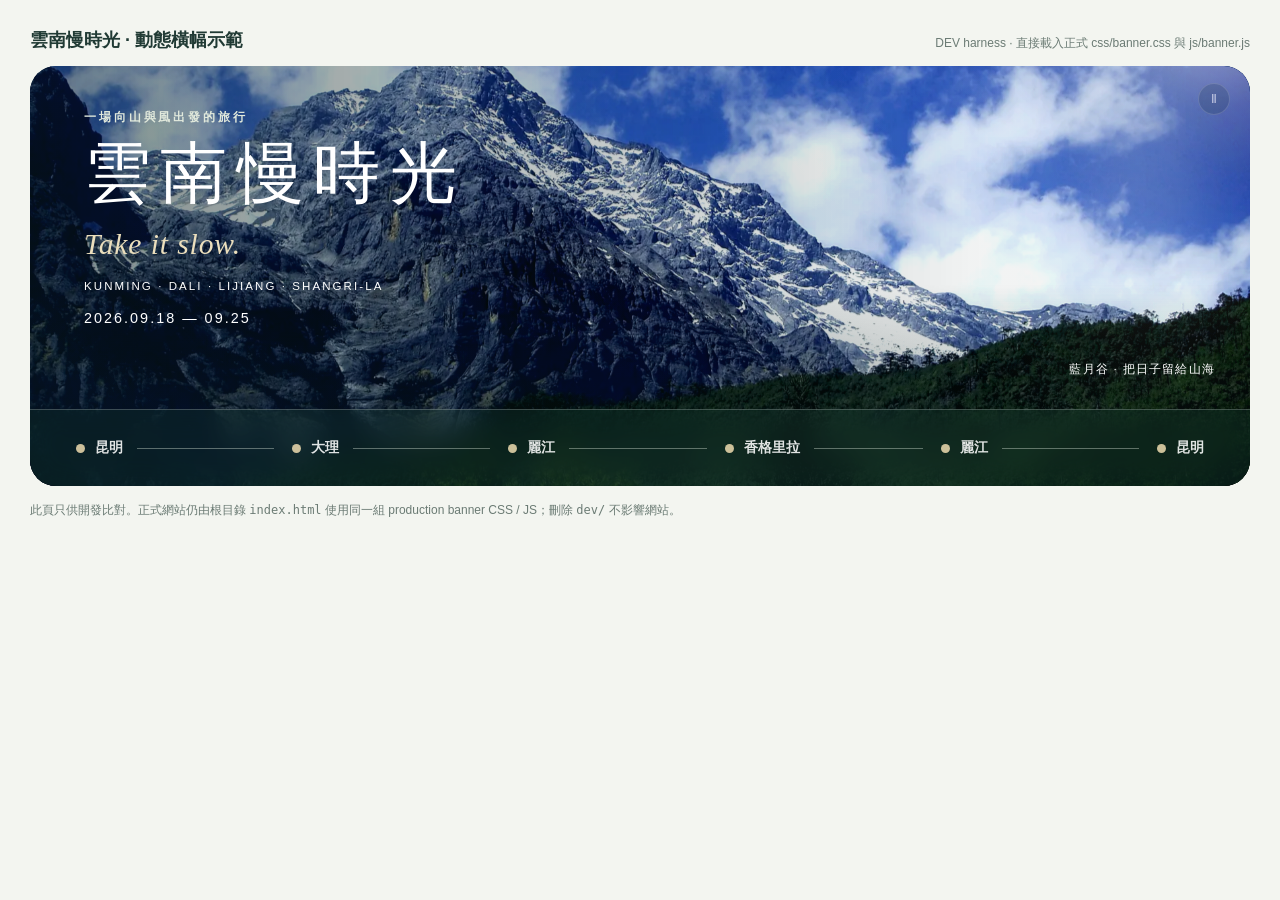
<file: dev/yunnan-banner/yunnan-banner.html>
<!doctype html>
<html lang="zh-Hant">
<head>
  <meta charset="utf-8">
  <meta name="viewport" content="width=device-width,initial-scale=1">
  <title>雲南慢時光｜動態橫幅開發示範</title>
  <link rel="stylesheet" href="../../css/banner.css">
  <style>
    :root{color-scheme:light;font-family:-apple-system,BlinkMacSystemFont,"Segoe UI","Noto Sans TC","Microsoft JhengHei",sans-serif;background:#f3f5f0;color:#203a34}
    *{box-sizing:border-box}body{margin:0;padding:28px 0 48px}.dev-shell{width:min(100%,1320px);margin:auto}.dev-head{width:calc(100% - 60px);max-width:1240px;margin:0 auto 14px;display:flex;align-items:end;justify-content:space-between;gap:16px}.dev-head h1{font-size:18px;margin:0}.dev-head p{font-size:12px;color:#6b7b74;margin:0}.dev-note{width:calc(100% - 60px);max-width:1240px;margin:14px auto 0;font-size:12px;color:#6b7b74;line-height:1.7}@media(max-width:600px){body{padding-top:18px}.dev-head,.dev-note{width:calc(100% - 36px)}.dev-head{align-items:flex-start;flex-direction:column;gap:4px}}
  </style>
</head>
<body>
  <main class="dev-shell">
    <header class="dev-head">
      <h1>雲南慢時光 · 動態橫幅示範</h1>
      <p>DEV harness · 直接載入正式 css/banner.css 與 js/banner.js</p>
    </header>

    <section aria-label="雲南慢時光旅程概覽" class="yn-banner">
      <div class="yn-photo-wrap yn-back"><img alt="藍月谷雪山與藍天白雲" class="yn-photo" src="../../images/places/blue-moon-valley.webp"></div>
      <div aria-hidden="true" class="yn-photo-wrap yn-fore"><img alt="" class="yn-photo" src="../../images/places/blue-moon-valley.webp"></div>
      <canvas aria-hidden="true" class="yn-clouds"></canvas>
      <div aria-hidden="true" class="yn-mist yn-mist-left"></div>
      <div aria-hidden="true" class="yn-mist yn-mist-right"></div>
      <div class="yn-shade"></div>
      <div aria-hidden="true" class="yn-sun-glow"></div>
      <div aria-hidden="true" class="yn-sun"></div>
      <div aria-hidden="true" class="yn-explore"></div>
      <div class="yn-copy">
        <span class="yn-eyebrow">一場向山與風出發的旅行</span>
        <h1>雲南<span>慢時光</span><i>Take it slow.</i></h1>
        <p class="yn-cities">KUNMING · DALI · LIJIANG · SHANGRI-LA</p>
        <span class="yn-date">2026.09.18 — 09.25</span>
      </div>
      <div class="yn-caption">藍月谷 · 把日子留給山海</div>
      <ol aria-label="旅程路線" class="yn-route">
        <li class="yn-stop" style="--i:0"><button aria-pressed="false" class="yn-city" data-caption="昆明 · 春城啟程" type="button"><span aria-hidden="true" class="yn-dot"></span>昆明</button><span aria-hidden="true" class="yn-track"></span></li>
        <li class="yn-stop" style="--i:1"><button aria-pressed="false" class="yn-city" data-caption="大理 · 風從洱海來" type="button"><span aria-hidden="true" class="yn-dot"></span>大理</button><span aria-hidden="true" class="yn-track"></span></li>
        <li class="yn-stop" style="--i:2"><button aria-pressed="false" class="yn-city" data-caption="麗江 · 古城與雪山之間" type="button"><span aria-hidden="true" class="yn-dot"></span>麗江</button><span aria-hidden="true" class="yn-track"></span></li>
        <li class="yn-stop" style="--i:3"><button aria-pressed="false" class="yn-city" data-caption="香格里拉 · 向雲深處" type="button"><span aria-hidden="true" class="yn-dot"></span>香格里拉</button><span aria-hidden="true" class="yn-track"></span></li>
        <li class="yn-stop" style="--i:4"><button aria-pressed="false" class="yn-city" data-caption="麗江 · 回望玉龍雪山" type="button"><span aria-hidden="true" class="yn-dot"></span>麗江</button><span aria-hidden="true" class="yn-track"></span></li>
        <li class="yn-stop" style="--i:5"><button aria-pressed="false" class="yn-city" data-caption="昆明 · 山河歸途" type="button"><span aria-hidden="true" class="yn-dot"></span>昆明</button></li>
      </ol>
      <button aria-label="暫停動畫" aria-pressed="false" class="yn-control" title="暫停動畫" type="button">Ⅱ</button>
    </section>

    <p class="dev-note">此頁只供開發比對。正式網站仍由根目錄 <code>index.html</code> 使用同一組 production banner CSS / JS；刪除 <code>dev/</code> 不影響網站。</p>
  </main>
  <script src="../../js/banner.js"></script>
</body>
</html>
</file>
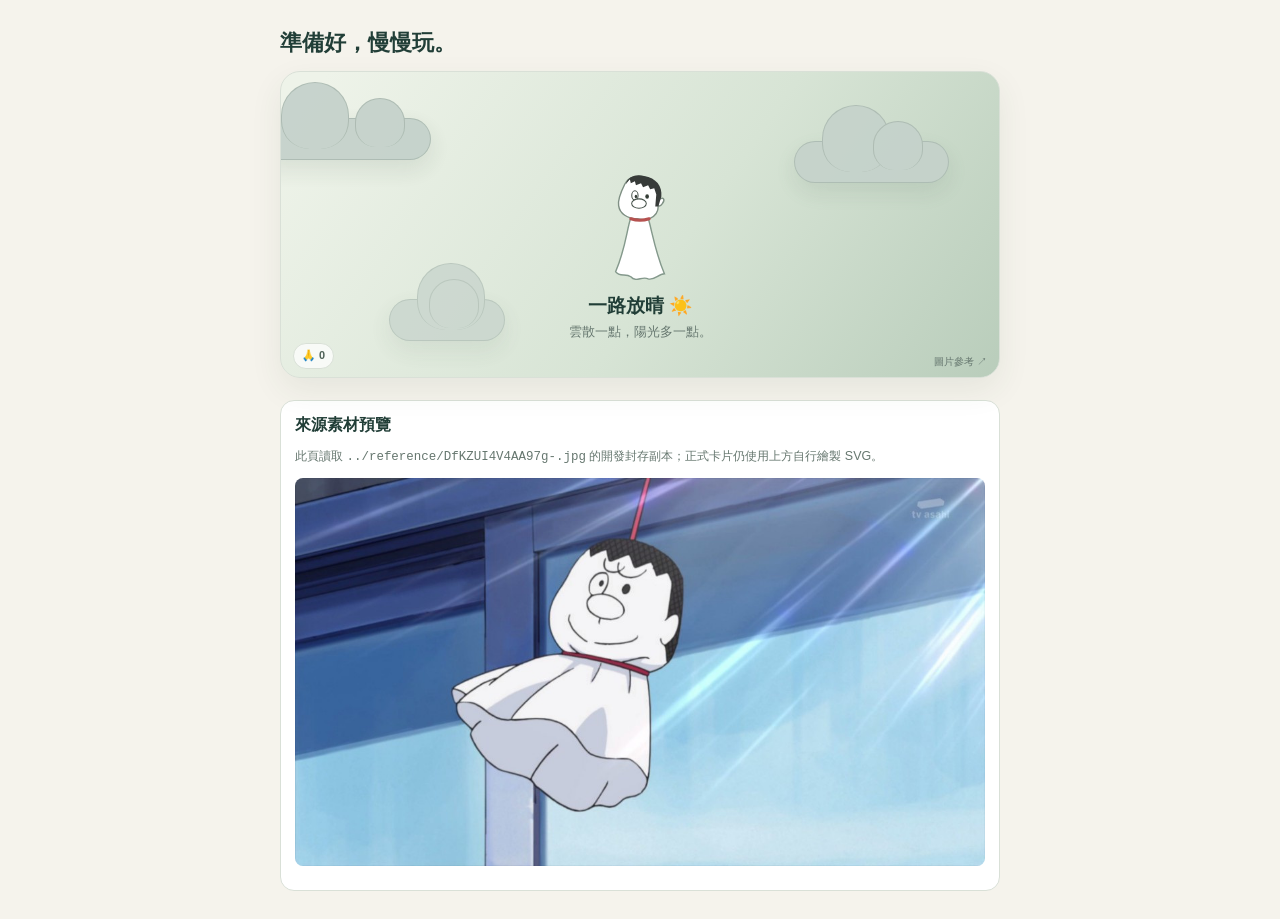
<file: dev/sunwish/preview/sun-wish-example.html>
<!doctype html>
<html lang="zh-Hant">
<head>
<meta charset="utf-8">
<meta name="viewport" content="width=device-width,initial-scale=1">
<title>晴天娃娃 · 單頁範例</title>
<style>
:root{
  font-family:-apple-system,BlinkMacSystemFont,"Segoe UI","Noto Sans TC","Microsoft JhengHei",sans-serif;
  color-scheme:light dark;
  --page-bg:#f5f3ec;
  --page-text:#213e37;
  --muted:#66776f;
  --border:#d9e0d7;
  --panel:#ffffff;
  --sky-a:#eef3e9;
  --sky-b:#d7e4d5;
  --sky-c:#b9cdbb;
  --cloud:#c5d2cb;
  --cloud-border:rgba(90,111,96,.24);
  --cloud-shadow:0 9px 24px rgba(73,96,78,.13);
  --chip-bg:rgba(255,255,255,.72);
  --chip-text:#4f6258;
  --figure-stroke:#84998c;
  --figure-face-stroke:#7f9084;
  --figure-detail:#424e46;
  --figure-hair:#373b39;
  --figure-fold:#e7ece8;
  --accent:#b65250;
}
*{box-sizing:border-box}
body{
  margin:0;
  padding:28px 16px;
  background:var(--page-bg);
  color:var(--page-text);
  transition:background-color .25s ease,color .25s ease;
}
body[data-theme="dark"]{
  color-scheme:dark;
  --page-bg:#151816;
  --page-text:#f3f5f1;
  --muted:#b9c3bc;
  --border:#37423b;
  --panel:#202622;
  --sky-a:#222b26;
  --sky-b:#28342d;
  --sky-c:#33443a;
  --cloud:#66746c;
  --cloud-border:rgba(236,244,239,.08);
  --cloud-shadow:0 10px 28px rgba(0,0,0,.26);
  --chip-bg:rgba(18,22,19,.56);
  --chip-text:#d9e0db;
  --figure-stroke:#9aa9a0;
  --figure-face-stroke:#97a59c;
  --figure-detail:#48534d;
  --figure-hair:#353a37;
  --figure-fold:#e3e8e4;
}
.wrap{max-width:720px;margin:auto}
h1{font-size:1.35rem;margin:0 0 14px}
.sun-wish{
  --sunlight:0;
  --whiteout:0;
  --light-reach:36%;
  --push-distance:0px;
  position:relative;
  isolation:isolate;
  overflow:hidden;
  padding:12px 14px 34px;
  border:1px solid var(--border);
  border-radius:20px;
  background:linear-gradient(125deg,var(--sky-a) 5%,var(--sky-b) 56%,var(--sky-c));
  text-align:center;
  box-shadow:0 12px 32px rgba(48,71,56,.08);
  transition:background .28s ease,border-color .28s ease,box-shadow .28s ease;
}
.sun-wish::after{content:"";position:absolute;inset:0;z-index:1;background:#fff;opacity:var(--whiteout);pointer-events:none;transition:opacity .24s linear}
.sun-wish.bright-card{--page-text:#213e37;--muted:#50635a;--chip-text:#354f43;--chip-bg:rgba(255,255,255,.85);--border:#b7c9bd;color:var(--page-text)}
.count{overflow-wrap:anywhere}
.sky{position:absolute;inset:0;z-index:-1;overflow:hidden;pointer-events:none}
.sky::before{content:"";position:absolute;inset:0;background:radial-gradient(ellipse at 87% 12%,rgba(255,244,206,.86),rgba(255,243,203,.24) 32%,transparent var(--light-reach));opacity:var(--sunlight)}
.sky::after{content:"";position:absolute;inset:0;background:#f4ebc9;opacity:0;transition:opacity .8s ease}
.sun-wish.full-sun .sky::after{opacity:calc(var(--sunlight) * .34)}
body[data-theme="dark"] .sky::before{background:radial-gradient(ellipse at 87% 12%,rgba(231,236,186,.32),rgba(211,226,190,.1) 32%,transparent var(--light-reach))}
body[data-theme="dark"] .sun-wish.full-sun .sky::after{opacity:calc(var(--sunlight) * .18)}
.sky-response{position:absolute;inset:0;opacity:0;background:radial-gradient(ellipse at 87% 12%,#fff5d6,transparent 70%);pointer-events:none}
.cloud{
  position:absolute;
  height:42px;
  border:1px solid var(--cloud-border);
  border-radius:999px;
  background:var(--cloud);
  box-shadow:inset -3px 4px 10px rgba(255,246,222,calc(var(--sunlight) * .4)),var(--cloud-shadow);
  opacity:.96;
  animation:cloud-drift 13s ease-in-out infinite;
  translate:0 0;
  transition:translate 1.2s ease,background-color .28s ease,border-color .28s ease,opacity 1.2s ease;
}
.cloud::before,.cloud::after{
  content:"";
  position:absolute;
  border:1px solid var(--cloud-border);
  border-bottom:0;
  border-radius:50% 50% 42% 42%;
  background:var(--cloud);
}
.cloud::before{width:66px;height:66px;left:27px;bottom:10px}
.cloud::after{width:48px;height:48px;right:25px;bottom:12px}
.cloud--one{width:178px;left:-42px;top:46px;--cloud-angle:-2deg;--cloud-scale:1}
.cloud--two{width:155px;right:-33px;top:76px;--cloud-angle:2deg;--cloud-scale:1;opacity:.90;animation-duration:17s;animation-delay:-5s}
.cloud--three{width:116px;left:15%;bottom:36px;--cloud-angle:0deg;--cloud-scale:.82;opacity:.72;animation-duration:19s;animation-delay:-9s}
body[data-theme="dark"] .cloud--three{opacity:.62}
.sun-wish.wish-active .cloud--one{translate:calc(-28px - var(--push-distance)) -3px}
.sun-wish.wish-active .cloud--two{translate:calc(32px + var(--push-distance)) -4px}
.sun-wish.wish-active .cloud--three{translate:calc(-22px - var(--push-distance)) 3px}
.sun-wish.full-sun .cloud{opacity:.22}
.sun-wish.clouds-cleared .cloud--one{translate:-210px -6px;opacity:.12}
.sun-wish.clouds-cleared .cloud--two{translate:260px -6px;opacity:.12}
.sun-wish.clouds-cleared .cloud--three{translate:-260px 4px;opacity:.12}
@keyframes cloud-drift{0%,100%{transform:translate(-8px,2px) rotate(var(--cloud-angle)) scale(var(--cloud-scale))}50%{transform:translate(10px,-2px) rotate(var(--cloud-angle)) scale(var(--cloud-scale))}}
.sun{
  position:absolute;
  z-index:1;
  width:80px;height:80px;
  top:5px;right:7%;
  opacity:0;visibility:hidden;
  transform:translateY(240px);
  filter:drop-shadow(0 5px 10px rgba(63,82,68,.20));
}
.sun > svg{display:block;transform-origin:center}
.wish-button{
  position:relative;
  z-index:2;
  display:block;
  width:100px;height:112px;
  margin:80px auto 4px;
  padding:0;
  border:0;
  background:transparent;
  cursor:pointer;
}
.float{display:block;width:100%;height:100%;animation:float 3.8s ease-in-out infinite}
.happy-face{display:none}
.sun-wish.happy .normal-face{display:none}
.sun-wish.happy .happy-face{display:inline}
.wish-button:focus-visible{outline:2px solid var(--page-text);outline-offset:5px;border-radius:16px}
.copy{position:relative;z-index:2}
.copy h3{margin:0 0 2px}
.copy p{margin:0;color:var(--muted);font-size:.8rem;line-height:1.7;transition:color .25s ease}
.stats{position:absolute;z-index:3;left:12px;bottom:8px;display:flex;gap:6px;font-variant-numeric:tabular-nums}
.stat{display:inline-flex;align-items:center;gap:4px;min-height:26px;padding:4px 8px;border:1px solid var(--border);border-radius:999px;background:var(--chip-bg);color:var(--chip-text);font-size:.66rem;line-height:1;backdrop-filter:blur(9px);-webkit-backdrop-filter:blur(9px)}
.stat strong{font-size:.68rem}
.credit{position:absolute;z-index:3;right:12px;bottom:8px;display:flex;gap:5px;font-size:.64rem;color:var(--muted)}
.credit a{color:inherit;text-decoration:none}.credit a:hover{text-decoration:underline}
@keyframes float{0%,100%{transform:translateY(2px) rotate(-1.5deg)}50%{transform:translateY(-2px) rotate(1.5deg)}}
.source-preview{margin-top:22px;padding:14px;border:1px solid var(--border);border-radius:14px;background:var(--panel);transition:background .25s ease,border-color .25s ease}
.source-preview img{display:block;max-width:100%;max-height:420px;margin:10px auto;border-radius:8px}.small{font-size:.78rem;color:var(--muted)}
@media(min-width:761px){.wish-button{width:106px;height:118px;margin-top:87px}.sun{width:88px;height:88px;top:4px;right:17%}.cloud--one{left:-28px}.cloud--two{right:7%;top:69px}}
@media(max-width:430px){.cloud--three{left:4%;bottom:44px}.stats{left:9px;gap:4px}.stat{padding:4px 6px}.credit{right:9px}}
@media(prefers-reduced-motion:reduce){*,*::before,*::after{scroll-behavior:auto!important}.float,.cloud{animation:none}.sun-wish::after,body,.sun-wish,.cloud,.sky::before,.sky::after{transition:none}}
</style>
</head>
<body>
<main class="wrap">
  <h1>準備好，慢慢玩。</h1>
  <section class="sun-wish" id="wish">
    <div class="sky" aria-hidden="true">
      <div class="cloud cloud--one"></div>
      <div class="cloud cloud--two"></div>
      <div class="cloud cloud--three"></div>
      <div class="sky-response" aria-hidden="true"></div>
      <div class="sun">
        <svg viewBox="0 0 100 100" width="100%" height="100%">
          <circle cx="50" cy="50" r="24" fill="#fff"/>
          <g fill="#fff">
            <path d="M44.2 23L50 2L55.8 23Z" transform="rotate(0 50 50)"/><path d="M44.2 23L50 2L55.8 23Z" transform="rotate(30 50 50)"/><path d="M44.2 23L50 2L55.8 23Z" transform="rotate(60 50 50)"/><path d="M44.2 23L50 2L55.8 23Z" transform="rotate(90 50 50)"/><path d="M44.2 23L50 2L55.8 23Z" transform="rotate(120 50 50)"/><path d="M44.2 23L50 2L55.8 23Z" transform="rotate(150 50 50)"/><path d="M44.2 23L50 2L55.8 23Z" transform="rotate(180 50 50)"/><path d="M44.2 23L50 2L55.8 23Z" transform="rotate(210 50 50)"/><path d="M44.2 23L50 2L55.8 23Z" transform="rotate(240 50 50)"/><path d="M44.2 23L50 2L55.8 23Z" transform="rotate(270 50 50)"/><path d="M44.2 23L50 2L55.8 23Z" transform="rotate(300 50 50)"/><path d="M44.2 23L50 2L55.8 23Z" transform="rotate(330 50 50)"/>
          </g>
        </svg>
      </div>
    </div>

    <button class="wish-button" id="btn" type="button" aria-label="點一下晴天娃娃祈晴">
      <span class="float">
        <svg viewBox="0 0 88 116" width="100%" height="100%" aria-hidden="true">
          <path d="M35 46C31 57 30 76 20 99C24 105 30 100 35 104C40 110 46 103 52 106C58 108 62 101 68 101C59 80 56 60 52 46Z" fill="#fff" stroke="var(--figure-stroke)" stroke-width="1.4"/>
          <path d="M37 6C46 3 59 8 63 18C65 23 63 26 63 28C67 25 69 28 66 32C65 34 63 35 62 34C62 40 59 45 53 47C47 49 45 47 41 47C32 47 24 42 23 34C22 28 26 19 29 13C31 9 34 7 37 6Z" fill="#fff" stroke="var(--figure-face-stroke)" stroke-width="1.4"/>
          <path d="M30 13C32 5 41 3 48 5C60 7 66 15 65 25L62 35L59 35L60 23L58 17L54 18L52 14L47 16L45 12L40 14L39 10L35 12L34 8Z" fill="var(--figure-hair)"/>
          <g class="normal-face">
            <ellipse cx="39" cy="24" rx="3.1" ry="4.5" fill="#fff" stroke="var(--figure-detail)"/>
            <ellipse cx="40" cy="25" rx="1.2" ry="1.7" fill="#343d36"/>
            <ellipse cx="51" cy="25" rx="1.8" ry="2.2" fill="#343d36"/>
            <ellipse cx="43" cy="32" rx="7.2" ry="4.6" fill="#fff" stroke="var(--figure-detail)"/>
          </g>
          <g class="happy-face" fill="none" stroke="var(--figure-detail)" stroke-width="1.8" stroke-linecap="round" stroke-linejoin="round">
            <path d="M35.5 25Q39 20 42.5 25M47.5 25Q51 20 54.5 25"/>
            <path d="M38.5 35Q45 42.5 52 35"/>
          </g>
          <path d="M35 47Q44 50 53 47" fill="none" stroke="var(--accent)" stroke-width="3" stroke-linecap="round"/>
        </svg>
      </span>
    </button>

    <div class="copy">
      <h3>一路放晴 ☀️</h3>
      <p id="wishMessage">雲散一點，陽光多一點。</p>
    </div>
    <div class="stats" id="sunWishStats" role="status" aria-live="polite" aria-atomic="true" aria-label="祈晴紀錄 0 次；純趣味計數">
      <span class="stat" title="祈晴紀錄（純趣味）"><span aria-hidden="true">🙏</span><strong id="count">0</strong></span>
    </div>
    <div class="credit"><a href="https://media.teepr.com/wp-content/uploads/2022/02/DfKZUI4V4AA97g-.jpg" target="_blank" rel="noopener">圖片參考 ↗</a><span id="devcredit" hidden> · <a href="https://www.teepr.com/514733/sharonlian/%E6%99%B4%E5%A4%A9%E5%A8%83%E5%A8%83/" target="_blank" rel="noopener">來源頁 ↗</a></span></div>
  </section>

  <section class="source-preview">
    <strong>來源素材預覽</strong>
    <p class="small">此頁讀取 <code>../reference/DfKZUI4V4AA97g-.jpg</code> 的開發封存副本；正式卡片仍使用上方自行繪製 SVG。</p>
    <img src="../reference/DfKZUI4V4AA97g-.jpg" alt="晴天娃娃參考圖片">
  </section>
</main>
<script>
const card=document.querySelector('#wish');
const btn=document.querySelector('#btn');
const count=document.querySelector('#count');
const stats=document.querySelector('#sunWishStats');
const sun=document.querySelector('.sun');
const sunFigure=document.querySelector('.sun > svg');
const skyResponse=document.querySelector('.sky-response');
const COUNT_KEY='yunnan-2026-sun-wish-count-preview-v1';
const reducedMotion=window.matchMedia('(prefers-reduced-motion: reduce)');
const CYCLE_LENGTH=7n;
function cycleStep(taps){return taps>0n?Number(((taps-1n)%CYCLE_LENGTH)+1n):0;}
let n=0n,sceneTaps=0n,sunTimer,effectTimer,frame=null,segment=null;
let sunState='hidden',progress=0,sunOpacity=0;
const feedback=new Map();

function readCount(key){
  try{const value=localStorage.getItem(key);return /^\d+$/.test(value||'')?BigInt(value):0n;}catch{return 0n;}
}
n=readCount(COUNT_KEY);
function updateStats(){
  count.textContent=String(n);
  stats.setAttribute('aria-label',`祈晴紀錄 ${n} 次；純趣味計數`);
}
updateStats();
function finishScene(){
  sunState='hidden';sceneTaps=0n;
  clearTimeout(effectTimer);effectTimer=undefined;
  card.classList.remove('wish-active','happy','full-sun','clouds-cleared','bright-card');
  card.style.setProperty('--push-distance','0px');
  renderSun();
}

// One shared progress value controls the sun's height and the sky's light.
function renderSun(){
  sun.style.visibility=sunState==='hidden'?'hidden':'visible';
  sun.style.opacity=String(sunOpacity);
  sun.style.transform=`translateY(${reducedMotion.matches?0:240*(1-progress)}px)`;
  card.style.setProperty('--sunlight',String(progress*sunOpacity));
  card.style.setProperty('--light-reach',`${36+progress*54}%`);
  const whiteout=(sceneTaps>=20n?1:Number(sceneTaps)/20)*progress*sunOpacity;
  card.style.setProperty('--whiteout',String(whiteout));
  card.classList.toggle('bright-card',whiteout>.45);
}
function holdSun(){
  sunState='holding';
  clearTimeout(sunTimer);
  sunTimer=setTimeout(()=>animateSun('fade',1,0,1000),3000);
}
function sampleSun(now){
  if(!segment)return;
  const active=segment;
  const t=Math.max(0,Math.min(1,(now-active.start)/active.duration));
  const eased=1-Math.pow(1-t,2);
  progress=active.fromProgress+(active.toProgress-active.fromProgress)*eased;
  sunOpacity=active.fromOpacity+(active.toOpacity-active.fromOpacity)*eased;
  if(t===1){
    segment=null;
    if(active.kind==='fade')finishScene();
    else holdSun();
  }
  renderSun();
}
function tick(now){
  frame=null;
  sampleSun(now);
  if(segment)frame=requestAnimationFrame(tick);
}
function animateSun(kind,toProgress,toOpacity,duration){
  if(frame!==null)cancelAnimationFrame(frame);
  frame=null;
  clearTimeout(sunTimer);
  sunState=kind==='fade'?'fading':kind==='rise'?'rising':'restoring';
  if(reducedMotion.matches){
    segment=null;progress=toProgress;sunOpacity=toOpacity;
    if(kind==='fade')finishScene();else holdSun();
    renderSun();return;
  }
  segment={kind,fromProgress:progress,fromOpacity:sunOpacity,toProgress,toOpacity,start:performance.now(),duration};
  renderSun();
  frame=requestAnimationFrame(tick);
}
function showSun(){
  const now=performance.now();
  sampleSun(now);
  if(sunState==='rising'){
    const remaining=Math.max(1,segment.start+segment.duration-now);
    // Retarget from the current position, with an earlier finish on every tap.
    animateSun('rise',1,1,Math.min(remaining,Math.max(120,remaining*.58)));
  }else if(sunState==='hidden'){
    progress=0;sunOpacity=0;
    animateSun('rise',1,1,2000);
  }else if(sunState==='fading'||sunState==='restoring'){
    animateSun('restore',1,1,240);
  }else holdSun();
}
function playFeedback(key,node,keyframes,duration){
  if(feedback.has(key)){feedback.get(key).cancel();feedback.delete(key);}
  if(reducedMotion.matches||typeof node.animate!=='function')return;
  const animation=node.animate(keyframes,{duration,easing:'ease-out'});
  feedback.set(key,animation);
  animation.onfinish=()=>{if(feedback.get(key)===animation)feedback.delete(key);};
}
function clearScene(){
  clearTimeout(sunTimer);clearTimeout(effectTimer);
  sunTimer=effectTimer=undefined;
  if(frame!==null)cancelAnimationFrame(frame);
  frame=null;segment=null;
  feedback.forEach(animation=>animation.cancel());feedback.clear();
  sunState='hidden';progress=0;sunOpacity=0;sceneTaps=0n;
  card.classList.remove('wish-active','happy','full-sun','clouds-cleared');
  card.style.setProperty('--push-distance','0px');
  renderSun();
}
renderSun();

function syncPreviewTheme(){
  document.body.dataset.theme=window.matchMedia?.('(prefers-color-scheme: dark)').matches?'dark':'light';
}
syncPreviewTheme();
window.matchMedia?.('(prefers-color-scheme: dark)').addEventListener?.('change',syncPreviewTheme);

btn.addEventListener('click',()=>{
  // Settle an expired fade before deciding whether this tap starts a new round.
  sampleSun(performance.now());
  if(sunState==='hidden')clearScene();
  n+=1n;sceneTaps+=1n;
  const step=cycleStep(n);
  try{localStorage.setItem(COUNT_KEY,String(n))}catch{}
  updateStats();
  showSun();renderSun();
  card.classList.add('wish-active');
  clearTimeout(effectTimer);effectTimer=undefined;
  card.classList.remove('happy','full-sun','clouds-cleared');
  let effectDuration=0;
  if(step===3){card.classList.add('happy');effectDuration=2200;}
  else if(step===5){card.classList.add('happy','full-sun');effectDuration=2500;}
  else if(step===7){card.classList.add('happy','full-sun','clouds-cleared');effectDuration=3000;}
  if(effectDuration){effectTimer=setTimeout(()=>{card.classList.remove('happy','full-sun','clouds-cleared');effectTimer=undefined;},effectDuration);}
  card.style.setProperty('--push-distance',`${sceneTaps>=30n?120:Number(sceneTaps)*4}px`);
  playFeedback('doll',btn,[
    {transform:'translateY(0) rotate(0deg)'},
    {transform:'translateY(-7px) rotate(-4deg)',offset:.3},
    {transform:'translateY(-2px) rotate(3deg)',offset:.65},
    {transform:'translateY(0) rotate(0deg)'}
  ],720);
  const sunPulse=step===1?1.18:step===5||step===7?1.13:step===3?1.09:1.055;
  playFeedback('sun',sunFigure,[
    {transform:'scale(1)'},{transform:`translateY(-3px) scale(${sunPulse})`,offset:.35},{transform:'scale(1)'}
  ],step===1?720:step===7?620:440);
  const skyFlash=step===7?.3:step===5?.26:step===1?.18:step===3?.14:.09;
  playFeedback('sky',skyResponse,[{opacity:0},{opacity:skyFlash,offset:.35},{opacity:0}],step===7?1100:step===5?900:step===1?820:650);
});

if(new URLSearchParams(location.search).get('dev')==='1')document.querySelector('#devcredit').hidden=false;
</script>
</body>
</html>
</file>
<file: css/banner.css>
/* V1：僅保留現代瀏覽器實作，無舊版相容分支。嵌入原網站時保留 yn- 開頭的樣式、section 與 script 即可。 */
.yn-banner,.yn-banner *{box-sizing:border-box}
.yn-banner{--yn-gold:#e8d6ac;--yn-bg-x:0px;--yn-bg-y:0px;--yn-fg-x:0px;--yn-fg-y:0px;--yn-light-x:70%;--yn-light-y:38%;position:relative;isolation:isolate;width:100%;max-width:1240px;height:420px;margin:auto;overflow:hidden;border-radius:26px;background:#13342f;color:white;font-family:Arial,"Microsoft JhengHei",sans-serif;cursor:grab;touch-action:pan-y}
.yn-banner.yn-dragging{cursor:grabbing}.yn-banner .yn-photo-wrap{position:absolute;inset:-14px;transition:transform .85s cubic-bezier(.16,.7,.2,1);will-change:transform;pointer-events:none}.yn-banner.yn-dragging .yn-photo-wrap{transition-duration:.14s}.yn-banner .yn-back{transform:translate3d(var(--yn-bg-x),var(--yn-bg-y),0)}.yn-banner .yn-fore{transform:translate3d(var(--yn-fg-x),var(--yn-fg-y),0);mask-image:linear-gradient(to bottom,transparent 48%,rgba(0,0,0,.28) 59%,#000 73%)}
.yn-banner .yn-photo{width:100%;height:100%;object-fit:cover;object-position:center 55%;transform:scale(1.035);animation:yn-breathe 24s ease-in-out infinite alternate;will-change:transform,filter;filter:brightness(.94) contrast(1.08) saturate(.98);transition:filter .42s cubic-bezier(.16,.75,.2,1)}.yn-banner.yn-sunshine .yn-photo{filter:brightness(1.08) contrast(1.06) saturate(1.07)}
.yn-banner .yn-clouds{position:absolute;inset:0;width:100%;height:100%;pointer-events:none;opacity:.28;transition:opacity .28s ease,transform .46s cubic-bezier(.16,.75,.2,1);will-change:opacity,transform}
.yn-banner .yn-mist{position:absolute;top:-10%;bottom:-10%;width:58%;pointer-events:none;opacity:.13;filter:blur(12px);transition:transform .34s cubic-bezier(.16,.82,.2,1),opacity .24s ease;will-change:transform,opacity}.yn-banner .yn-mist-left{left:-18%;background:radial-gradient(ellipse at 76% 48%,rgba(221,235,238,.24),rgba(221,235,238,.08) 46%,transparent 73%)}.yn-banner .yn-mist-right{right:-18%;background:radial-gradient(ellipse at 24% 49%,rgba(221,235,238,.20),rgba(221,235,238,.065) 47%,transparent 73%)}
.yn-banner .yn-sun-glow{position:absolute;inset:-8% -5% -5% 0;pointer-events:none;opacity:0;mix-blend-mode:screen;background:radial-gradient(ellipse 430px 310px at 92% -2%,rgba(255,255,246,.56) 0%,rgba(255,249,224,.24) 28%,rgba(255,244,214,.075) 52%,transparent 74%),radial-gradient(ellipse 680px 430px at 88% 4%,rgba(255,248,220,.11),transparent 68%);transform:scale(.96);transform-origin:92% 0%;transition:opacity .24s ease,transform .45s cubic-bezier(.16,.75,.2,1);will-change:opacity,transform}.yn-banner .yn-sun{position:absolute;right:-11%;top:-24%;width:clamp(300px,38vw,520px);aspect-ratio:1;border-radius:50%;pointer-events:none;opacity:0;transform:scale(.88);background:radial-gradient(circle,rgba(255,255,248,.23) 0 9%,rgba(255,252,232,.10) 23%,rgba(255,247,216,.035) 43%,transparent 68%);filter:blur(10px);mix-blend-mode:screen;transition:opacity .26s ease,transform .46s cubic-bezier(.16,.75,.2,1);will-change:opacity,transform}.yn-banner.yn-sunshine .yn-sun{opacity:.72;transform:scale(1)}.yn-banner.yn-sunshine .yn-mist-left{transform:translate3d(-54%,1%,0);opacity:0}.yn-banner.yn-sunshine .yn-mist-right{transform:translate3d(54%,-1%,0);opacity:0}.yn-banner.yn-sunshine .yn-clouds{opacity:.095;transform:scale(1.012)}.yn-banner.yn-sunshine .yn-sun-glow{opacity:1;transform:scale(1)}
.yn-banner .yn-shade{position:absolute;inset:0;background:linear-gradient(90deg,rgba(7,30,29,.76),rgba(7,30,29,.08) 78%),linear-gradient(0deg,rgba(6,27,26,.63),transparent 48%);pointer-events:none;opacity:1;transition:opacity .36s ease}.yn-banner.yn-sunshine .yn-shade{opacity:.68}
.yn-banner .yn-explore{position:absolute;inset:0;pointer-events:none;background:radial-gradient(circle 145px at var(--yn-light-x) var(--yn-light-y),rgba(255,244,207,.075),rgba(255,244,207,.025) 42%,transparent 74%);opacity:0;transition:opacity .45s}
.yn-banner.yn-hovering .yn-explore{opacity:1}
.yn-banner .yn-copy{position:relative;padding:43px 54px;pointer-events:none}
.yn-banner .yn-eyebrow{font-size:12px;letter-spacing:.24em;font-weight:650;color:#e1e9dc;display:block;margin-bottom:8px;animation:yn-enter 1.3s .1s both}
.yn-banner h1{font-family:"Noto Serif TC","PMingLiU",serif;font-size:67.2px;line-height:1.18;font-weight:500;letter-spacing:.14em;margin:0 0 18px;animation:yn-enter 1.7s .22s both}
.yn-banner h1 i{display:block;font-family:Georgia,serif;font-size:29.6px;letter-spacing:.03em;font-weight:400;margin-top:14px;color:#ecdfbd}
.yn-banner .yn-cities{font-size:11.52px;letter-spacing:.18em;margin:0 0 18px;animation:yn-enter 1.4s .6s both}
.yn-banner .yn-date{font-size:14.4px;letter-spacing:.14em;animation:yn-enter 1.4s .8s both;display:block}
.yn-banner .yn-caption{position:absolute;right:35px;bottom:108px;color:white;font-size:12px;letter-spacing:.1em;animation:yn-enter 1.4s 1s both;transition:opacity .18s,transform .35s}
.yn-banner .yn-caption.yn-changing{opacity:0;transform:translateY(5px)}
.yn-banner .yn-route{position:absolute;bottom:0;left:0;right:0;display:flex;align-items:center;list-style:none;margin:0;padding:22px 44px;background:#153d344d;backdrop-filter:blur(14px);border-top:1px solid #ffffff36;min-height:69px}
.yn-banner .yn-stop{position:relative;display:flex;align-items:center;flex:1;white-space:nowrap;gap:12px;font-weight:600}
.yn-banner .yn-stop:last-child{flex:0}
.yn-banner .yn-city{display:flex;align-items:center;gap:10px;border:0;background:transparent;color:inherit;padding:7px 2px;font:600 14px Arial,"Microsoft JhengHei",sans-serif;cursor:pointer;opacity:.88;transition:opacity .25s,transform .3s,color .25s}.yn-banner .yn-city:hover,.yn-banner .yn-city:focus-visible,.yn-banner .yn-city[aria-pressed="true"]{opacity:1;color:#fff4d7;transform:translateY(-2px)}.yn-banner .yn-city:focus-visible{outline:2px solid var(--yn-gold);outline-offset:3px;border-radius:4px}
.yn-banner .yn-dot{position:relative;flex:none;width:9px;height:9px;background:var(--yn-gold);border-radius:50%}
.yn-banner .yn-city[aria-pressed="true"] .yn-dot{box-shadow:0 0 0 6px #e8d6ac2e,0 0 18px #f6df9f;transform:scale(1.18)}
.yn-banner .yn-dot:after{content:"";position:absolute;inset:-6px;border:1px solid var(--yn-gold);border-radius:50%;opacity:0;animation:yn-pulse 12s linear infinite;animation-delay:calc(var(--i)*2s)}
.yn-banner .yn-track{height:1px;background:#dce7dc65;flex:1;margin-right:16px;position:relative;overflow:visible}
.yn-banner .yn-track:after{content:"";position:absolute;top:-1px;left:0;width:32%;height:3px;border-radius:50%;background:linear-gradient(90deg,transparent,#ecdab2);filter:drop-shadow(0 0 4px #ecdab2);opacity:0;animation:yn-travel 12s linear infinite;animation-delay:calc(var(--i)*2s)}
.yn-banner .yn-control{position:absolute;right:20px;top:17px;border:1px solid #ffffff38;border-radius:50%;width:32px;height:32px;display:grid;place-items:center;padding:0;background:#0d282d42;color:white;cursor:pointer;font:12px Arial,sans-serif;opacity:.65;transition:opacity .2s}
.yn-banner .yn-control:hover,.yn-banner .yn-control:focus-visible{opacity:1}.yn-banner .yn-control:focus-visible{outline:2px solid var(--yn-gold);outline-offset:3px}
.yn-banner.yn-paused *{animation-play-state:paused!important}
/* 使用者主動暫停後重新整理：文字直接顯示最終狀態，不停在 yn-enter 的透明起始幀。 */
.yn-banner.yn-user-paused .yn-eyebrow,.yn-banner.yn-user-paused h1,.yn-banner.yn-user-paused .yn-cities,.yn-banner.yn-user-paused .yn-date,.yn-banner.yn-user-paused .yn-caption{animation:none!important;opacity:1;transform:none;filter:none}
@keyframes yn-breathe{from{transform:scale(1.035) translate3d(-.25%,0,0)}to{transform:scale(1.13) translate3d(.5%,-.7%,0)}}
@keyframes yn-enter{from{opacity:0;transform:translateY(15px);filter:blur(3px)}to{opacity:1;transform:none;filter:blur(0)}}
@keyframes yn-pulse{0%,16%,100%{opacity:0;transform:scale(.4)}2%{opacity:.85}14%{opacity:0;transform:scale(1.8)}}
@keyframes yn-travel{0%{opacity:0;left:0}2%{opacity:1}15%{opacity:1;left:68%}17%,100%{opacity:0;left:68%}}
@media(max-width:850px){.yn-banner h1{font-size:57.6px}.yn-banner .yn-copy{padding:40px}.yn-banner .yn-route{padding:22px 28px}.yn-banner .yn-stop{gap:7px}.yn-banner .yn-track{margin-right:10px}.yn-banner .yn-city{font-size:13px;gap:7px}}
@media(max-width:600px){.yn-banner{height:390px;border-radius:20px}.yn-banner .yn-copy{padding:28px 24px}.yn-banner h1{font-size:44.8px}.yn-banner h1 span{display:block}.yn-banner h1 i{font-size:24px;margin-top:9px}.yn-banner .yn-eyebrow{font-size:11px}.yn-banner .yn-cities{font-size:10px;letter-spacing:.1em;line-height:1.8;max-width:240px;margin-bottom:10px}.yn-banner .yn-date{font-size:13px}.yn-banner .yn-photo{object-position:61% center}.yn-banner .yn-caption{display:none}.yn-banner .yn-route{padding:19px 16px;overflow-x:auto;gap:0}.yn-banner .yn-stop{gap:5px}.yn-banner .yn-city{font-size:12px;gap:5px}.yn-banner .yn-dot{width:5px;height:5px}.yn-banner .yn-track{min-width:8px;margin-right:6px}.yn-banner .yn-control{top:12px;right:12px;width:28px;height:28px}.yn-banner .yn-sun{width:330px;right:-34%;top:-15%}}

/* Main-site integration: follow existing hero gutters without changing the global body. */
.yn-banner{width:calc(100% - 60px)}
@media(max-width:600px){.yn-banner{width:calc(100% - 36px)}}
</file>
